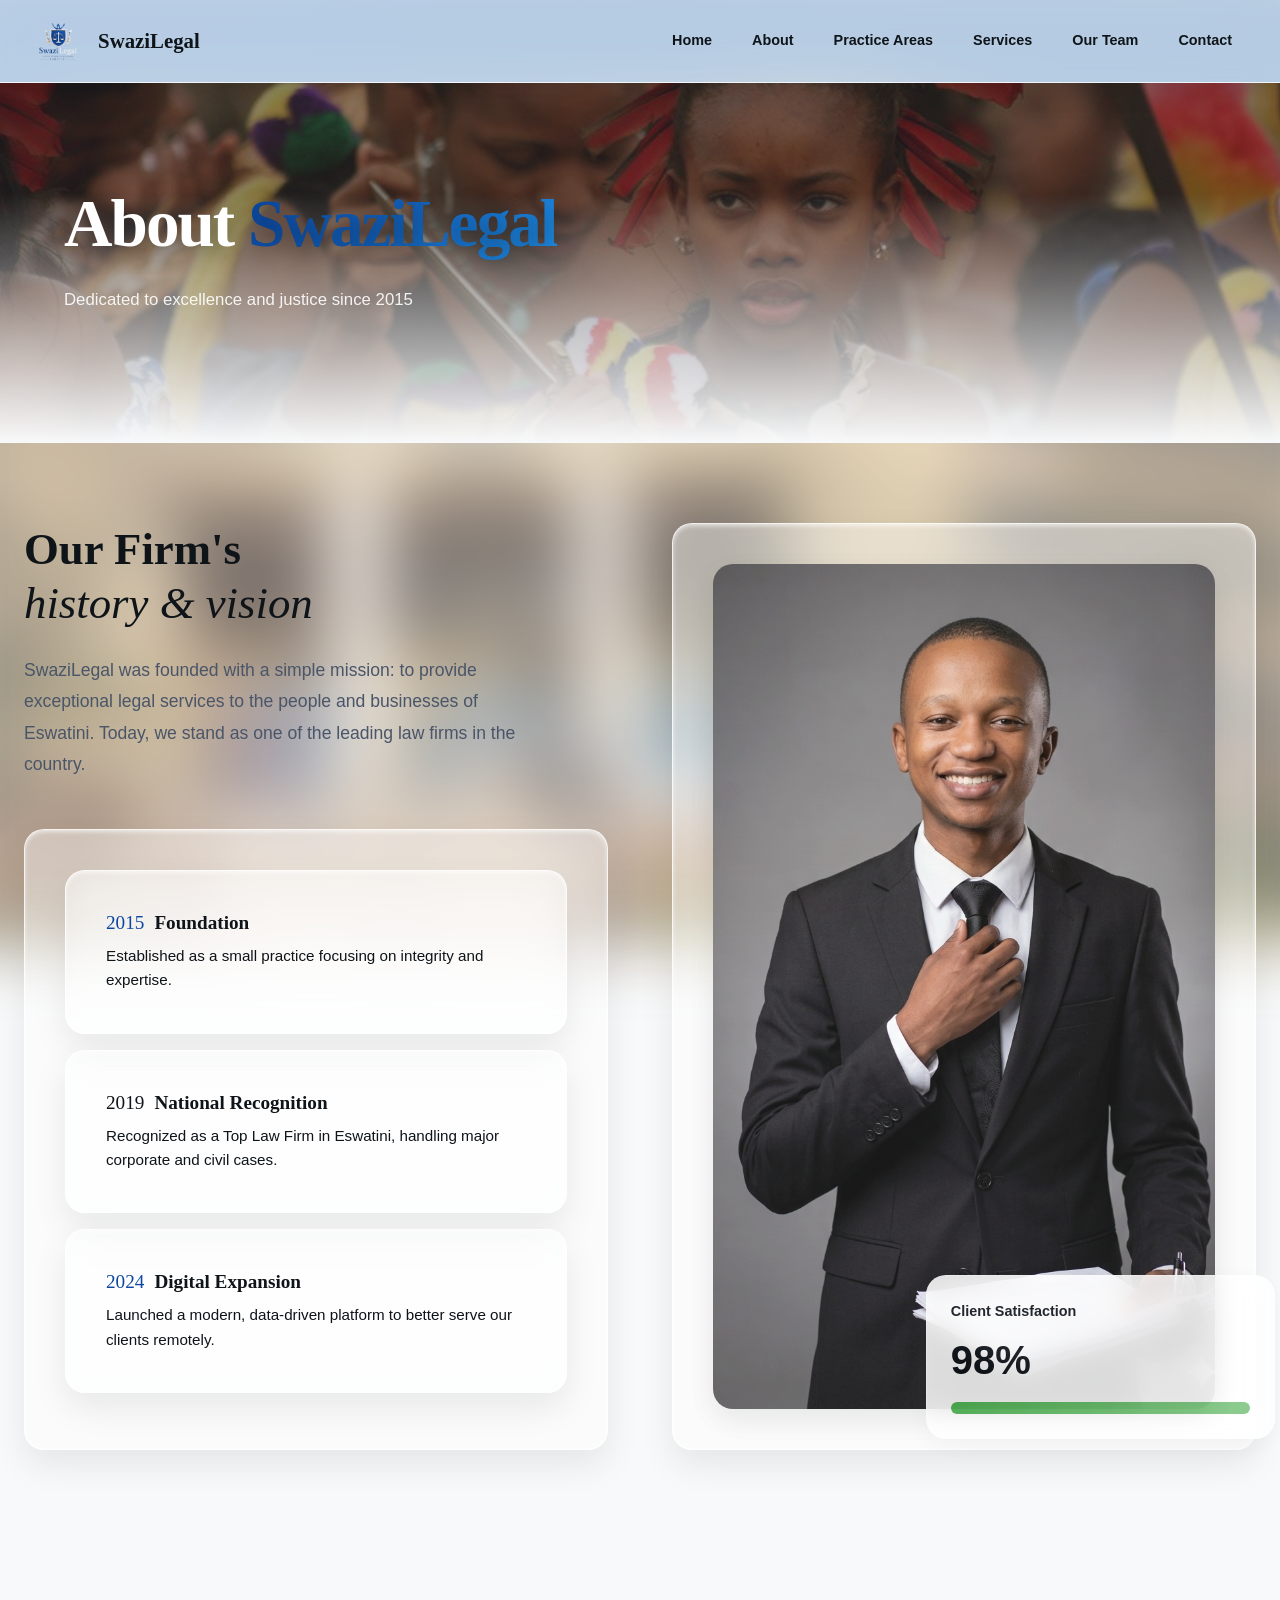
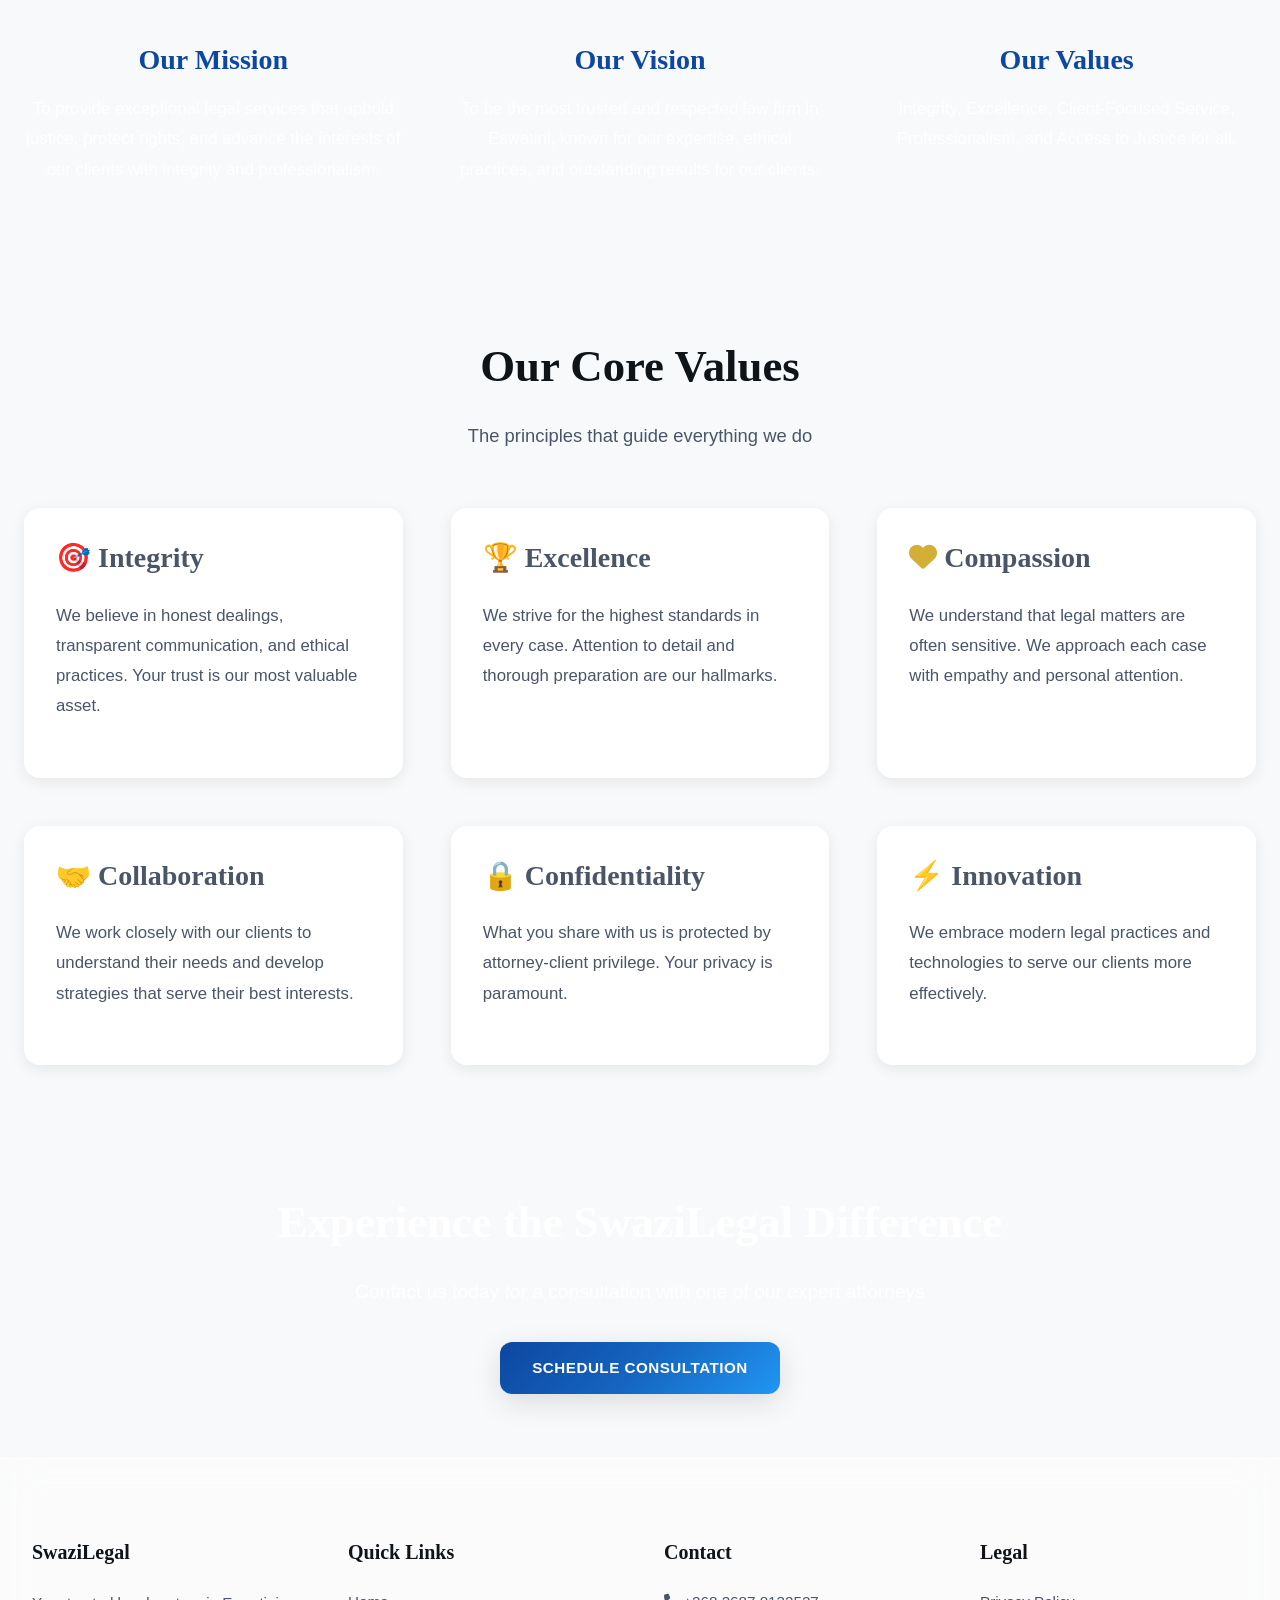
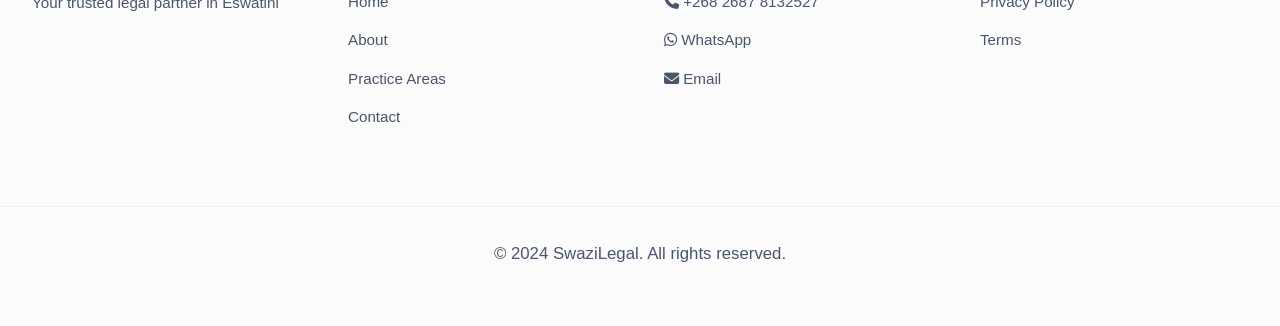
<file: SwaziLegal/about.html>
<!DOCTYPE html>
<html lang="en">

<head>
    <meta charset="UTF-8">
    <meta name="viewport" content="width=device-width, initial-scale=1.0">
    <meta name="description" content="Learn about SwaziLegal - Our mission, values, and commitment to legal excellence">
    <title>About Us - SwaziLegal</title>
    <link rel="icon" type="image/png" href="images/logo.png">
    <link rel="stylesheet" href="https://cdnjs.cloudflare.com/ajax/libs/font-awesome/6.4.0/css/all.min.css">
    <link rel="stylesheet" href="css/style.css">
</head>

<body>
    <header>
        <div class="header-container">
            <a href="index.html" class="logo" style="display: flex; align-items: center; text-decoration: none; gap: 1rem;">
                <img src="images/logo.png" alt="SwaziLegal Logo" style="height: 50px; width: auto;">
                <span style="color: var(--primary-dark); font-weight: 700; font-size: 1.3rem;">SwaziLegal</span>
            </a>
            <nav>
                <ul id="nav-menu">
                    <li><a href="index.html">Home</a></li>
                    <li><a href="about.html">About</a></li>
                    <li><a href="practices.html">Practice Areas</a></li>
                    <li><a href="services.html">Services</a></li>
                    <li><a href="team.html">Our Team</a></li>
                    <li><a href="contact.html">Contact</a></li>
                </ul>
            </nav>
        </div>
    </header>

    <!-- HERO SECTION -->
    <section class="hero" style="background-image: url('images/hero/H3.jpg'); min-height: 40vh; height: 40vh;">
        <div class="hero-content">
            <h1 style="color: white;" class="text-reveal">About <span class="accent">SwaziLegal</span></h1>
            <p style="color: rgba(255,255,255,0.9);" class="text-reveal">
                Dedicated to excellence and justice since 2015
            </p>
        </div>
        <div class="hero-gradient-bottom"></div>
        <div class="hero-floating-card right text-reveal">
            <div style="display: flex; align-items: center; gap: 10px; margin-bottom: 5px;">
                <i class="fas fa-balance-scale" style="color: var(--accent-gold); font-size: 1.5rem;"></i>
                <span style="font-weight: 700;">Est. 2015</span>
            </div>
            <div style="font-size: 0.8rem; color: rgba(255,255,255,0.8);">Decades of experience</div>
        </div>
    </section>

    <!-- FIRM HISTORY - INSIGHTS LAYOUT -->
    <section style="background: var(--white-off); padding: 5rem 1.5rem; position: relative;">
        <div class="section-container">
            <div class="insights-layout text-reveal">
                <div>
                    <h2 style="font-size: 2.8rem; line-height: 1.2; margin-bottom: 1.5rem; font-weight: 800;">Our
                        Firm's<br><span
                            style="font-style: italic; font-weight: 400; color: var(--primary-dark);">history &
                            vision</span></h2>
                    <p style="color: var(--gray-dark); margin-bottom: 3rem; font-size: 1.1rem; max-width: 90%;">
                        SwaziLegal was founded with a simple mission: to provide exceptional legal services to the
                        people and businesses of Eswatini. Today, we stand as one of the leading law firms in the
                        country.</p>

                    <div class="insights-list">
                        <div class="insight-item">
                            <h4><span style="color: var(--primary-blue); font-weight: 300;">2015</span> Foundation</h4>
                            <p>Established as a small practice focusing on integrity and expertise.</p>
                        </div>
                        <div class="insight-item active">
                            <h4><span style="color:--primary-blue; font-weight: 300;">2019</span> National
                                Recognition</h4>
                            <p>Recognized as a Top Law Firm in Eswatini, handling major corporate and civil cases.</p>
                        </div>
                        <div class="insight-item">
                            <h4><span style="color: var(--primary-blue); font-weight: 300;">2024</span> Digital Expansion
                            </h4>
                            <p>Launched a modern, data-driven platform to better serve our clients remotely.</p>
                        </div>
                    </div>
                </div>

                <div class="insight-visual"
                    style="background: linear-gradient(135deg, rgba(33, 150, 243, 0.1) 0%, rgba(13, 71, 161, 0.1) 100%);">
                    <img src="images/team/malumane.png"
                        alt="Law Firm"
                        style="width: 100%; height: 100%; object-fit: cover; border-radius: 20px; box-shadow: 0 10px 30px rgba(0,0,0,0.1); opacity: 0.9;">

                    <div class="bento-mockup"
                        style="position: absolute; bottom: 30px; right: -20px; width: 60%; background: rgba(255,255,255,0.95); padding: 1.5rem;">
                        <div style="font-size: 0.9rem; font-weight: 700; color: var(--primary-dark);">Client
                            Satisfaction</div>
                        <div style="font-size: 2.5rem; font-weight: 800; color: var(--primary-dark); margin: 5px 0;">98%
                        </div>
                        <div class="mockup-bar"
                            style="width: 100%; background: linear-gradient(90deg, #4CAF50, #81C784); height: 12px; margin-top: 10px; border-radius: 6px;">
                        </div>
                    </div>
                </div>
            </div>
        </div>
    </section>

    <!-- MISSION & VALUES -->
    <section style="background: var(--gradient-accent); padding: 4rem 1.5rem; color: white;">
        <div class="section-container">
            <div class="grid grid-3">
                <div class="text-center">
                    <h3 style="color: var(--primary-blue); margin-bottom: 1rem;">Our Mission</h3>
                    <p style="color: rgba(255,255,255,0.95);">
                        To provide exceptional legal services that uphold justice,
                        protect rights, and advance the interests of our clients
                        with integrity and professionalism.
                    </p>
                </div>
                <div class="text-center">
                    <h3 style="color: var(--primary-blue); margin-bottom: 1rem;">Our Vision</h3>
                    <p style="color: rgba(255,255,255,0.95);">
                        To be the most trusted and respected law firm in Eswatini,
                        known for our expertise, ethical practices, and outstanding
                        results for our clients.
                    </p>
                </div>
                <div class="text-center">
                    <h3 style="color: var(--primary-blue); margin-bottom: 1rem;">Our Values</h3>
                    <p style="color: rgba(255,255,255,0.95);">
                        Integrity, Excellence, Client-Focused Service, Professionalism,
                        and Access to Justice for all.
                    </p>
                </div>
            </div>
        </div>
    </section>

    <!-- CORE VALUES -->
    <section
        style="background: linear-gradient(135deg, rgba(13, 71, 161, 0.04) 0%, rgba(33, 150, 243, 0.02) 100%); padding: 4rem 1.5rem; position: relative;">
        <div class="section-container">
            <div class="section-title">
                <h2>Our Core Values</h2>
                <p class="section-subtitle">The principles that guide everything we do</p>
            </div>
            <div class="grid grid-3">
                <div class="minimal">
                    <h3 style="color: var(--accent-blue);">🎯 Integrity</h3>
                    <p>
                        We believe in honest dealings, transparent communication, and ethical practices.
                        Your trust is our most valuable asset.
                    </p>
                </div>
                <div class="minimal">
                    <h3 style="color: var(--accent-blue);">🏆 Excellence</h3>
                    <p>
                        We strive for the highest standards in every case. Attention to detail and
                        thorough preparation are our hallmarks.
                    </p>
                </div>
                <div class="minimal">
                    <h3 style="color: var(--accent-blue);"><i class="fas fa-heart"
                            style="color: var(--accent-gold);"></i> Compassion</h3>
                    <p>
                        We understand that legal matters are often sensitive. We approach each case
                        with empathy and personal attention.
                    </p>
                </div>
                <div class="minimal">
                    <h3 style="color: var(--accent-blue);">🤝 Collaboration</h3>
                    <p>
                        We work closely with our clients to understand their needs and develop
                        strategies that serve their best interests.
                    </p>
                </div>
                <div class="minimal">
                    <h3 style="color: var(--accent-blue);">🔒 Confidentiality</h3>
                    <p>
                        What you share with us is protected by attorney-client privilege.
                        Your privacy is paramount.
                    </p>
                </div>
                <div class="minimal">
                    <h3 style="color: var(--accent-blue);">⚡ Innovation</h3>
                    <p>
                        We embrace modern legal practices and technologies to serve our clients more effectively.
                    </p>
                </div>
            </div>
        </div>
    </section>

    <!-- CTA SECTION -->
    <section style="background: var(--gradient-subtle); padding: 4rem 1.5rem; text-align: center;">
        <div class="section-container">
            <h2 style="color: white; margin-bottom: 1.5rem;">
                Experience the SwaziLegal Difference
            </h2>
            <p style="color: rgba(255,255,255,0.9); margin-bottom: 2rem; font-size: 1.2rem;">
                Contact us today for a consultation with one of our expert attorneys
            </p>
            <a href="contact.html" class="btn btn-primary">Schedule Consultation</a>
        </div>
    </section>

    <!-- FOOTER -->
    <footer>
        <footer-container>
            <div class="footer-grid">
                <div class="footer-section">
                    <h4>SwaziLegal</h4>
                    <p style="color: rgba(255,255,255,0.8);">Your trusted legal partner in Eswatini</p>
                </div>
                <div class="footer-section">
                    <h4>Quick Links</h4>
                    <ul>
                        <li><a href="index.html">Home</a></li>
                        <li><a href="about.html">About</a></li>
                        <li><a href="practices.html">Practice Areas</a></li>
                        <li><a href="contact.html">Contact</a></li>
                    </ul>
                </div>
                <div class="footer-section">
                    <h4>Contact</h4>
                    <ul>
                        <li><a href="tel:+26878132527"><i class="fas fa-phone"></i> +268 2687 8132527</a></li>
                        <li><a href="https://wa.me/26878132527"><i class="fab fa-whatsapp"></i> WhatsApp</a></li>
                        <li><a href="mailto:info@swazilegal.sz"><i class="fas fa-envelope"></i> Email</a></li>
                    </ul>
                </div>
                <div class="footer-section">
                    <h4>Legal</h4>
                    <ul>
                        <li><a href="privacy.html">Privacy Policy</a></li>
                        <li><a href="privacy.html">Terms</a></li>
                    </ul>
                </div>
            </div>
            <div class="footer-bottom">
                <p>&copy; 2024 SwaziLegal. All rights reserved.</p>
            </div>
        </footer-container>
    </footer>

    <script src="js/main.js"></script>
</body>

</html>
</file>
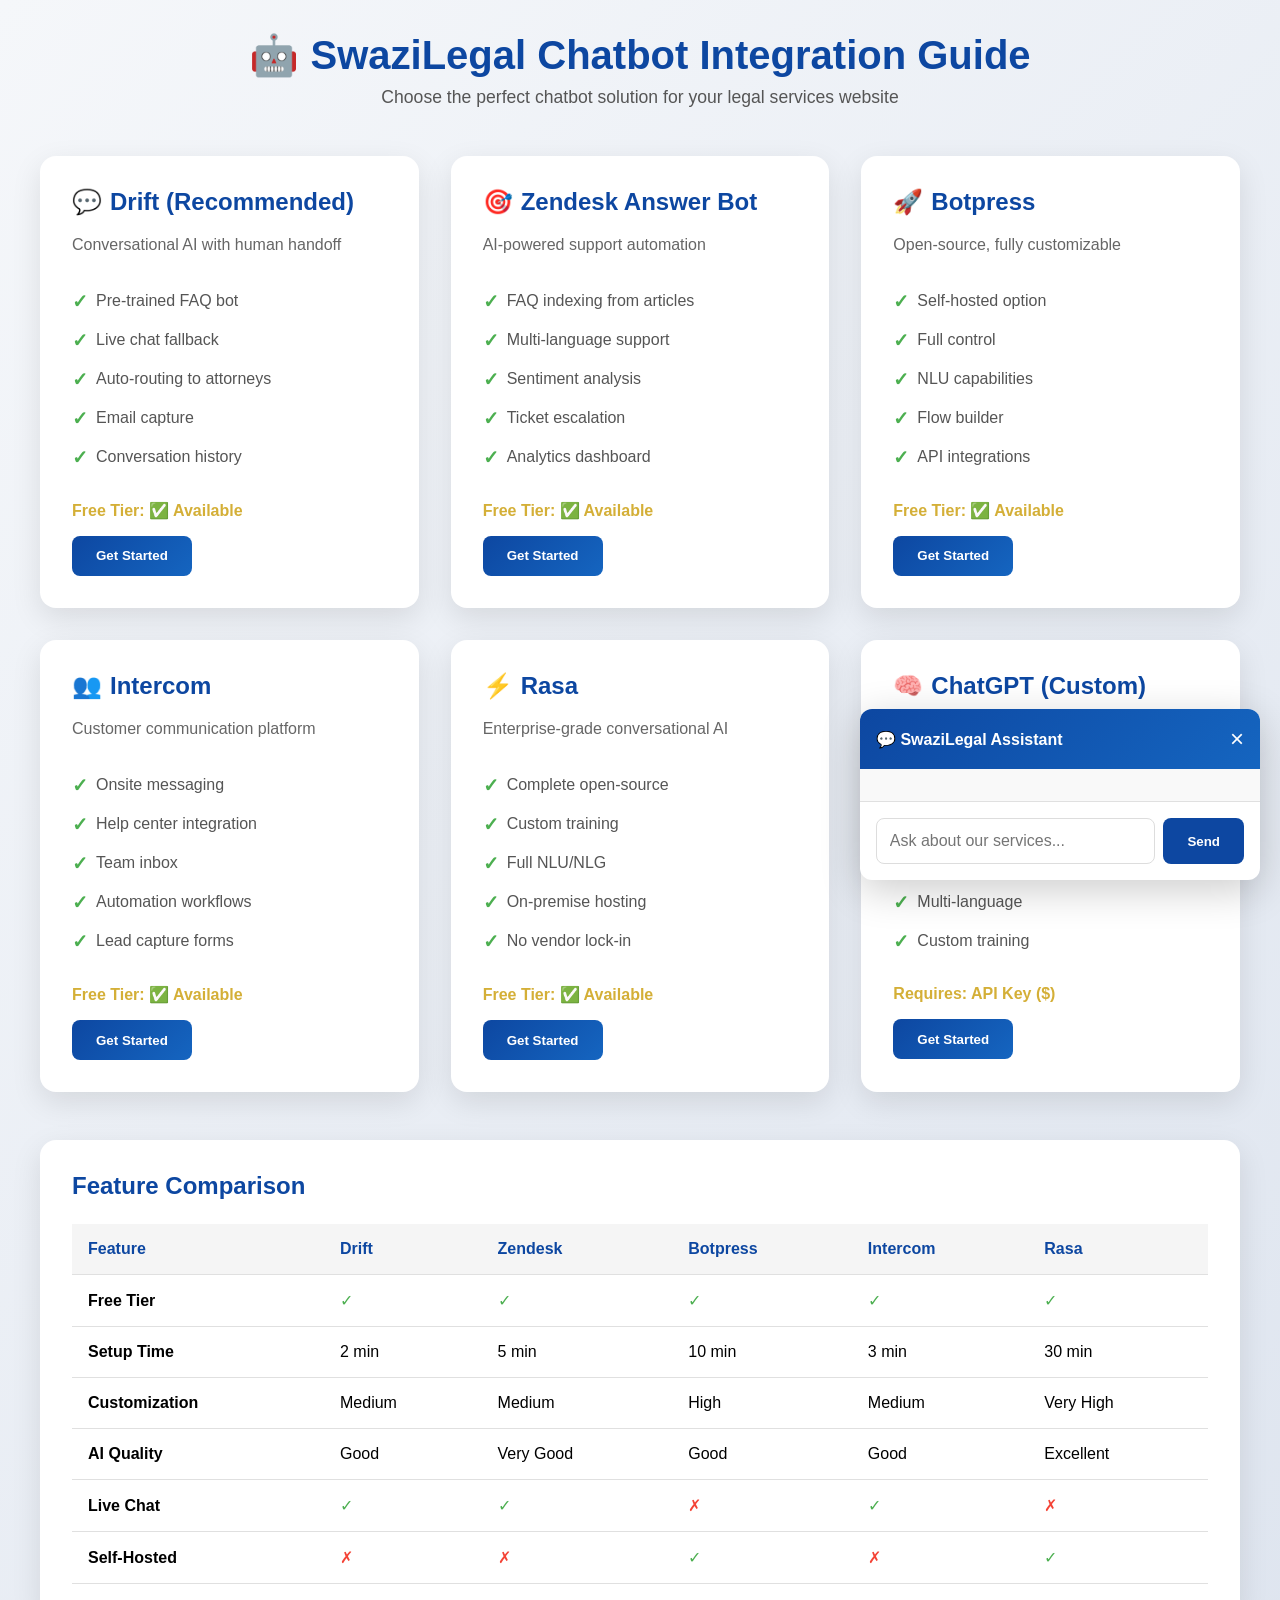
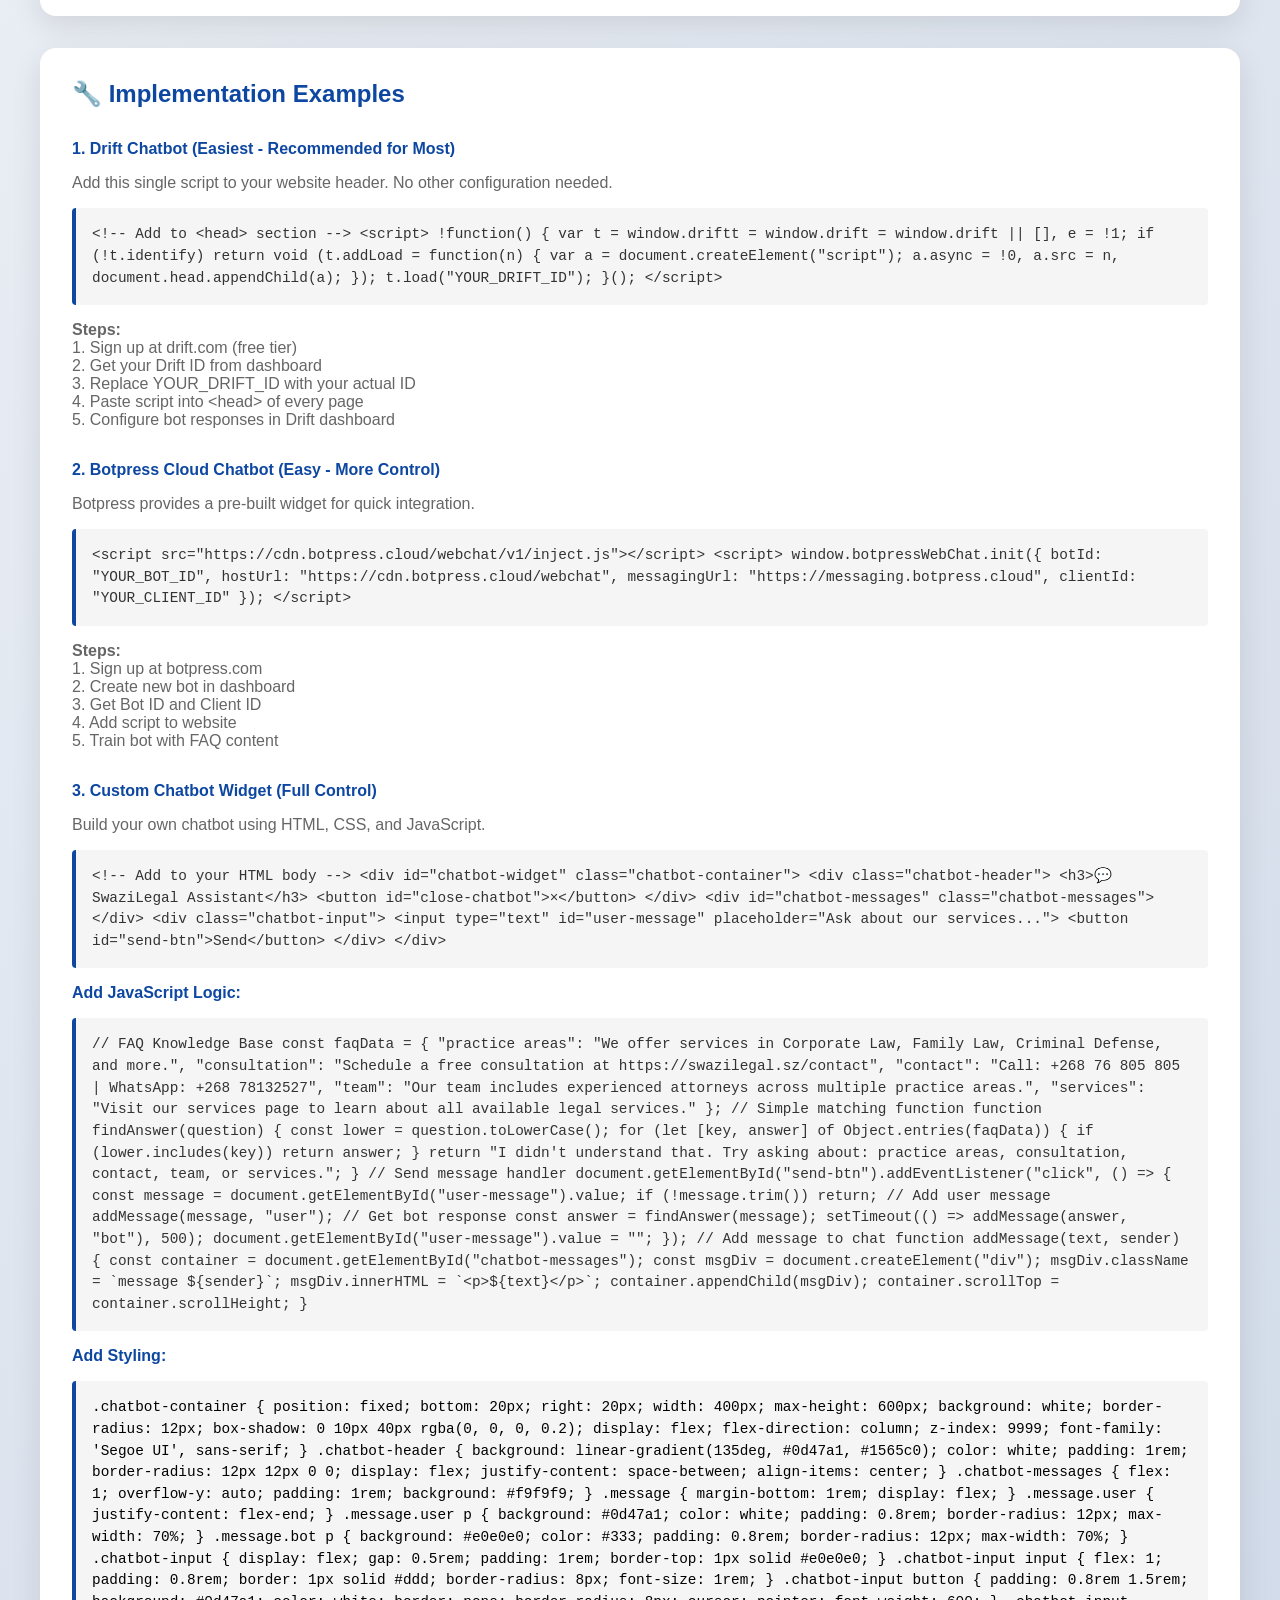
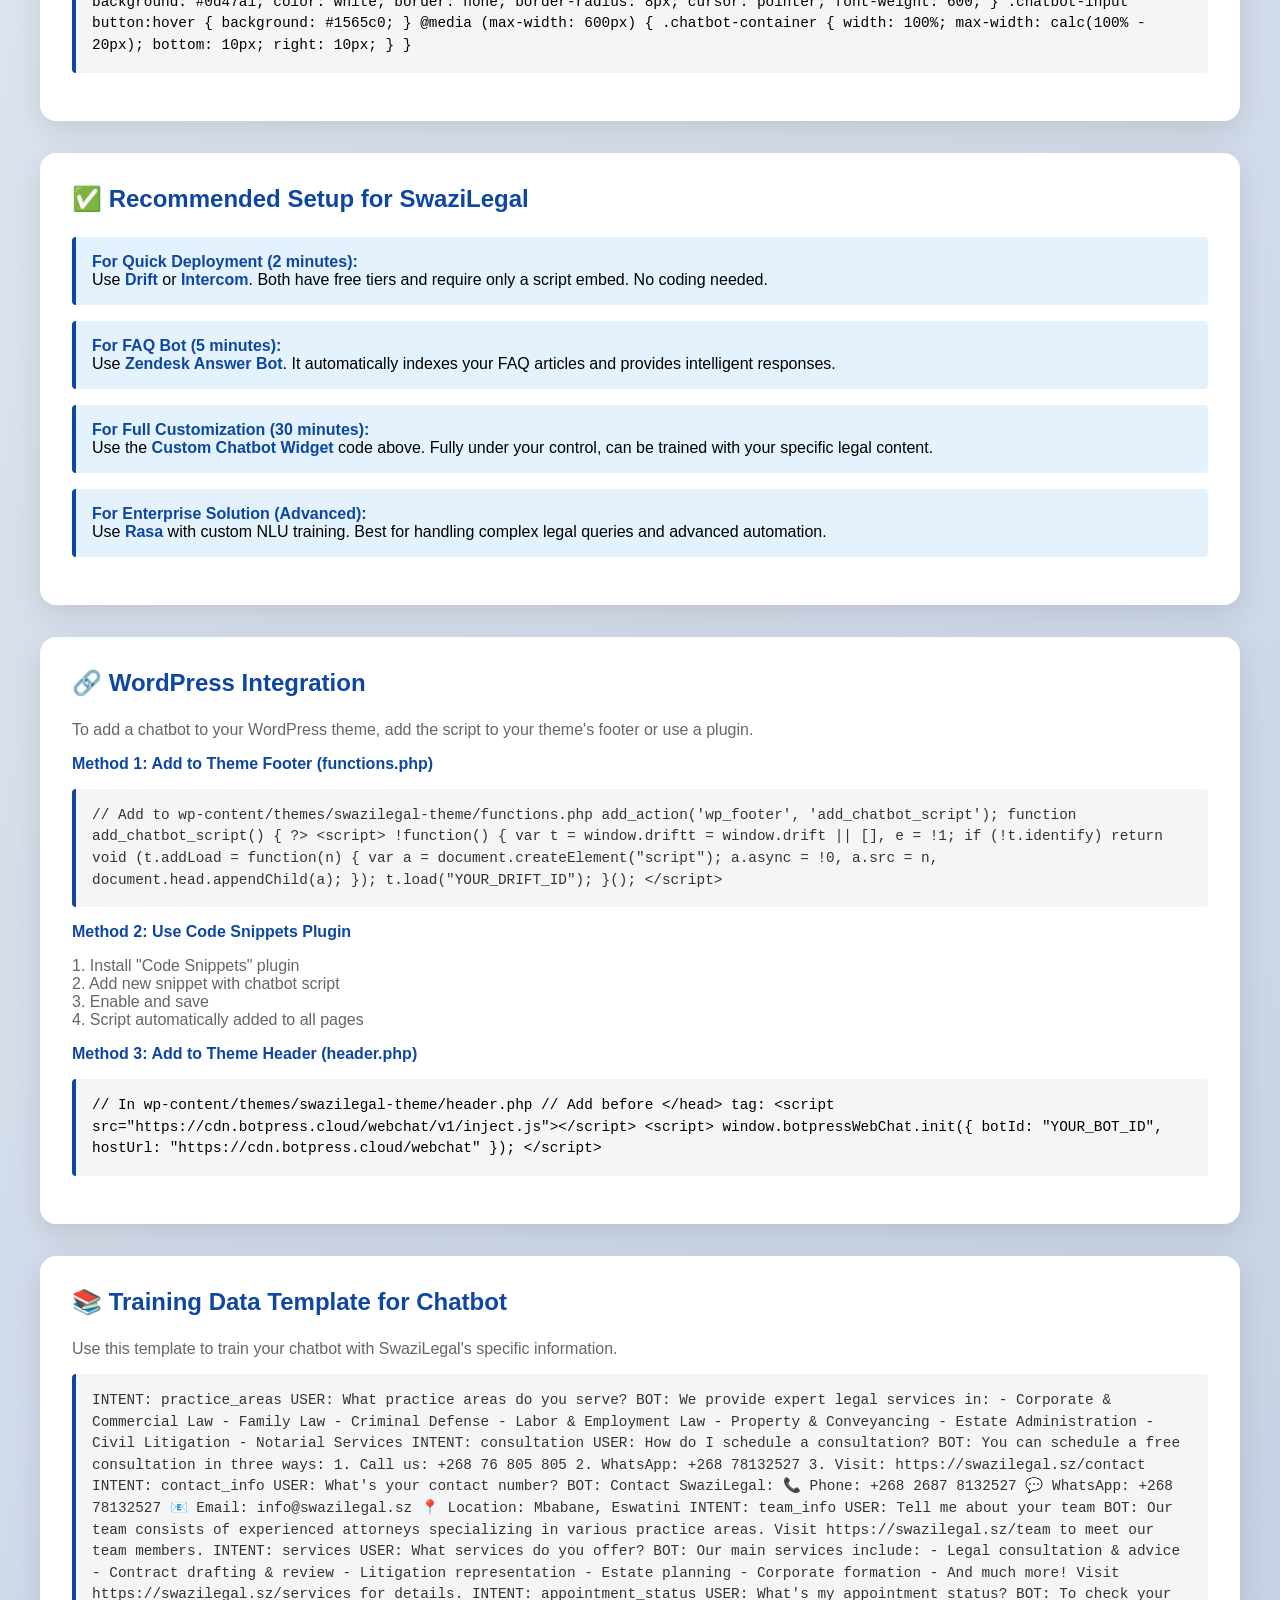
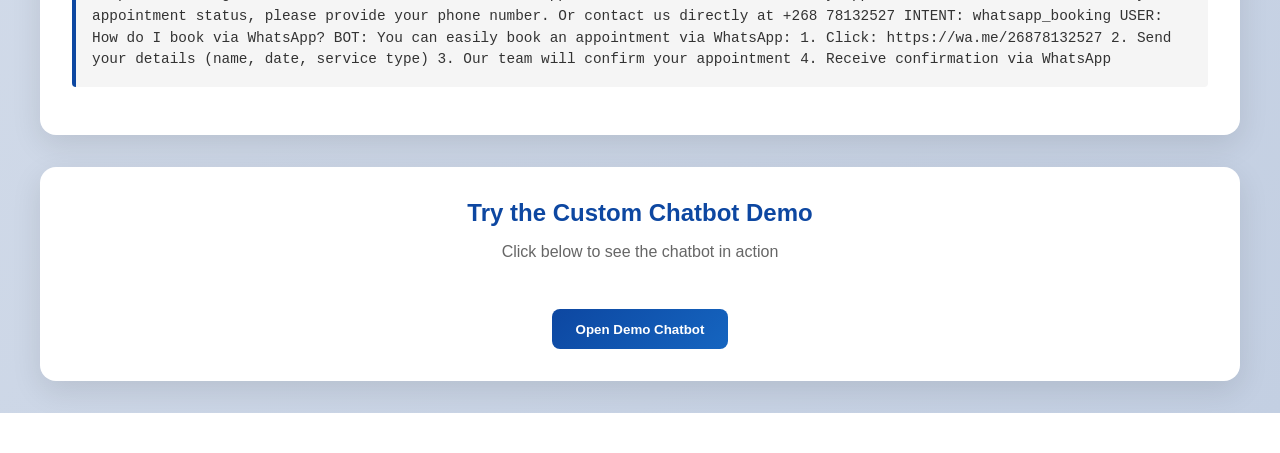
<file: SwaziLegal/chatbot-integration.html>
<!DOCTYPE html>
<html lang="en">
<head>
    <meta charset="UTF-8">
    <meta name="viewport" content="width=device-width, initial-scale=1.0">
    <title>SwaziLegal - Chatbot Integration Example</title>
    <link rel="stylesheet" href="https://cdnjs.cloudflare.com/ajax/libs/font-awesome/6.4.0/css/all.min.css">
    <style>
        * {
            margin: 0;
            padding: 0;
            box-sizing: border-box;
        }

        body {
            font-family: 'Segoe UI', Roboto, sans-serif;
            background: linear-gradient(135deg, #f5f7fa 0%, #c3cfe2 100%);
            min-height: 100vh;
            padding: 2rem;
        }

        .container {
            max-width: 1200px;
            margin: 0 auto;
        }

        .header {
            text-align: center;
            margin-bottom: 3rem;
            color: #0d47a1;
        }

        .header h1 {
            font-size: 2.5rem;
            margin-bottom: 0.5rem;
        }

        .header p {
            font-size: 1.1rem;
            color: #555;
        }

        .chatbot-grid {
            display: grid;
            grid-template-columns: repeat(auto-fit, minmax(350px, 1fr));
            gap: 2rem;
            margin-bottom: 3rem;
        }

        .chatbot-card {
            background: white;
            border-radius: 16px;
            padding: 2rem;
            box-shadow: 0 10px 30px rgba(0, 0, 0, 0.1);
            transition: transform 0.3s, box-shadow 0.3s;
        }

        .chatbot-card:hover {
            transform: translateY(-5px);
            box-shadow: 0 20px 40px rgba(0, 0, 0, 0.15);
        }

        .chatbot-card h2 {
            color: #0d47a1;
            margin-bottom: 1rem;
            display: flex;
            align-items: center;
            gap: 0.5rem;
        }

        .chatbot-card .icon {
            font-size: 1.5rem;
            color: #d4af37;
        }

        .chatbot-card p {
            color: #666;
            margin-bottom: 1rem;
            line-height: 1.6;
        }

        .features {
            list-style: none;
            margin: 1.5rem 0;
        }

        .features li {
            padding: 0.5rem 0;
            color: #555;
            display: flex;
            align-items: center;
            gap: 0.5rem;
        }

        .features li::before {
            content: "✓";
            color: #4CAF50;
            font-weight: bold;
            font-size: 1.2rem;
        }

        .setup-section {
            background: white;
            border-radius: 16px;
            padding: 2rem;
            margin-bottom: 2rem;
            box-shadow: 0 10px 30px rgba(0, 0, 0, 0.1);
        }

        .setup-section h3 {
            color: #0d47a1;
            margin-bottom: 1.5rem;
            font-size: 1.5rem;
        }

        .code-block {
            background: #f5f5f5;
            border-left: 4px solid #0d47a1;
            padding: 1rem;
            margin: 1rem 0;
            border-radius: 4px;
            overflow-x: auto;
            font-family: 'Courier New', monospace;
            font-size: 0.9rem;
            line-height: 1.5;
        }

        .code-block code {
            color: #333;
        }

        .btn {
            display: inline-block;
            padding: 0.8rem 1.5rem;
            background: linear-gradient(135deg, #0d47a1 0%, #1565c0 100%);
            color: white;
            text-decoration: none;
            border-radius: 8px;
            border: none;
            cursor: pointer;
            font-weight: 600;
            transition: transform 0.2s, box-shadow 0.2s;
            margin-top: 1rem;
        }

        .btn:hover {
            transform: translateY(-2px);
            box-shadow: 0 5px 15px rgba(13, 71, 161, 0.3);
        }

        .btn-secondary {
            background: #f0f0f0;
            color: #0d47a1;
        }

        .pricing-grid {
            display: grid;
            grid-template-columns: repeat(auto-fit, minmax(250px, 1fr));
            gap: 1.5rem;
            margin-top: 2rem;
        }

        .pricing-card {
            background: #f9f9f9;
            border: 2px solid #e0e0e0;
            border-radius: 12px;
            padding: 1.5rem;
            text-align: center;
            transition: all 0.3s;
        }

        .pricing-card:hover {
            border-color: #0d47a1;
            box-shadow: 0 10px 25px rgba(13, 71, 161, 0.1);
        }

        .pricing-card h4 {
            color: #0d47a1;
            margin-bottom: 0.5rem;
        }

        .price {
            font-size: 2rem;
            color: #d4af37;
            font-weight: bold;
            margin: 1rem 0;
        }

        .price .period {
            font-size: 0.8rem;
            color: #666;
        }

        .tag {
            display: inline-block;
            background: #0d47a1;
            color: white;
            padding: 0.3rem 0.8rem;
            border-radius: 20px;
            font-size: 0.75rem;
            margin-bottom: 1rem;
        }

        .comparison-table {
            width: 100%;
            border-collapse: collapse;
            margin-top: 1rem;
        }

        .comparison-table th,
        .comparison-table td {
            padding: 1rem;
            text-align: left;
            border-bottom: 1px solid #e0e0e0;
        }

        .comparison-table th {
            background: #f5f5f5;
            color: #0d47a1;
            font-weight: 600;
        }

        .comparison-table tr:hover {
            background: #fafafa;
        }

        .check {
            color: #4CAF50;
        }

        .cross {
            color: #f44336;
        }

        .recommendation {
            background: #e3f2fd;
            border-left: 4px solid #0d47a1;
            padding: 1rem;
            margin: 1rem 0;
            border-radius: 4px;
        }

        .recommendation strong {
            color: #0d47a1;
        }

        .demo-section {
            background: white;
            border-radius: 16px;
            padding: 2rem;
            text-align: center;
            box-shadow: 0 10px 30px rgba(0, 0, 0, 0.1);
        }

        .demo-section h2 {
            color: #0d47a1;
            margin-bottom: 1rem;
        }

        @media (max-width: 768px) {
            .header h1 {
                font-size: 1.8rem;
            }

            .chatbot-grid {
                grid-template-columns: 1fr;
            }
        }
    </style>
</head>
<body>
    <div class="container">
        <div class="header">
            <h1>🤖 SwaziLegal Chatbot Integration Guide</h1>
            <p>Choose the perfect chatbot solution for your legal services website</p>
        </div>

        <div class="chatbot-grid">
            <!-- Drift Chatbot -->
            <div class="chatbot-card">
                <h2><span class="icon">💬</span> Drift (Recommended)</h2>
                <p>Conversational AI with human handoff</p>
                <ul class="features">
                    <li>Pre-trained FAQ bot</li>
                    <li>Live chat fallback</li>
                    <li>Auto-routing to attorneys</li>
                    <li>Email capture</li>
                    <li>Conversation history</li>
                </ul>
                <div style="margin-top: 1rem; color: #d4af37; font-weight: bold;">
                    Free Tier: ✅ Available
                </div>
                <button class="btn">Get Started</button>
            </div>

            <!-- Zendesk Answer Bot -->
            <div class="chatbot-card">
                <h2><span class="icon">🎯</span> Zendesk Answer Bot</h2>
                <p>AI-powered support automation</p>
                <ul class="features">
                    <li>FAQ indexing from articles</li>
                    <li>Multi-language support</li>
                    <li>Sentiment analysis</li>
                    <li>Ticket escalation</li>
                    <li>Analytics dashboard</li>
                </ul>
                <div style="margin-top: 1rem; color: #d4af37; font-weight: bold;">
                    Free Tier: ✅ Available
                </div>
                <button class="btn">Get Started</button>
            </div>

            <!-- Botpress -->
            <div class="chatbot-card">
                <h2><span class="icon">🚀</span> Botpress</h2>
                <p>Open-source, fully customizable</p>
                <ul class="features">
                    <li>Self-hosted option</li>
                    <li>Full control</li>
                    <li>NLU capabilities</li>
                    <li>Flow builder</li>
                    <li>API integrations</li>
                </ul>
                <div style="margin-top: 1rem; color: #d4af37; font-weight: bold;">
                    Free Tier: ✅ Available
                </div>
                <button class="btn">Get Started</button>
            </div>

            <!-- Intercom -->
            <div class="chatbot-card">
                <h2><span class="icon">👥</span> Intercom</h2>
                <p>Customer communication platform</p>
                <ul class="features">
                    <li>Onsite messaging</li>
                    <li>Help center integration</li>
                    <li>Team inbox</li>
                    <li>Automation workflows</li>
                    <li>Lead capture forms</li>
                </ul>
                <div style="margin-top: 1rem; color: #d4af37; font-weight: bold;">
                    Free Tier: ✅ Available
                </div>
                <button class="btn">Get Started</button>
            </div>

            <!-- Rasa (Self-Hosted) -->
            <div class="chatbot-card">
                <h2><span class="icon">⚡</span> Rasa</h2>
                <p>Enterprise-grade conversational AI</p>
                <ul class="features">
                    <li>Complete open-source</li>
                    <li>Custom training</li>
                    <li>Full NLU/NLG</li>
                    <li>On-premise hosting</li>
                    <li>No vendor lock-in</li>
                </ul>
                <div style="margin-top: 1rem; color: #d4af37; font-weight: bold;">
                    Free Tier: ✅ Available
                </div>
                <button class="btn">Get Started</button>
            </div>

            <!-- ChatGPT Integration -->
            <div class="chatbot-card">
                <h2><span class="icon">🧠</span> ChatGPT (Custom)</h2>
                <p>AI-powered with OpenAI API</p>
                <ul class="features">
                    <li>Advanced NLU</li>
                    <li>Context awareness</li>
                    <li>Professional tone</li>
                    <li>Multi-language</li>
                    <li>Custom training</li>
                </ul>
                <div style="margin-top: 1rem; color: #d4af37; font-weight: bold;">
                    Requires: API Key ($)
                </div>
                <button class="btn">Get Started</button>
            </div>
        </div>

        <!-- Comparison Table -->
        <div class="setup-section">
            <h3>Feature Comparison</h3>
            <table class="comparison-table">
                <thead>
                    <tr>
                        <th>Feature</th>
                        <th>Drift</th>
                        <th>Zendesk</th>
                        <th>Botpress</th>
                        <th>Intercom</th>
                        <th>Rasa</th>
                    </tr>
                </thead>
                <tbody>
                    <tr>
                        <td><strong>Free Tier</strong></td>
                        <td><span class="check">✓</span></td>
                        <td><span class="check">✓</span></td>
                        <td><span class="check">✓</span></td>
                        <td><span class="check">✓</span></td>
                        <td><span class="check">✓</span></td>
                    </tr>
                    <tr>
                        <td><strong>Setup Time</strong></td>
                        <td>2 min</td>
                        <td>5 min</td>
                        <td>10 min</td>
                        <td>3 min</td>
                        <td>30 min</td>
                    </tr>
                    <tr>
                        <td><strong>Customization</strong></td>
                        <td>Medium</td>
                        <td>Medium</td>
                        <td>High</td>
                        <td>Medium</td>
                        <td>Very High</td>
                    </tr>
                    <tr>
                        <td><strong>AI Quality</strong></td>
                        <td>Good</td>
                        <td>Very Good</td>
                        <td>Good</td>
                        <td>Good</td>
                        <td>Excellent</td>
                    </tr>
                    <tr>
                        <td><strong>Live Chat</strong></td>
                        <td><span class="check">✓</span></td>
                        <td><span class="check">✓</span></td>
                        <td><span class="cross">✗</span></td>
                        <td><span class="check">✓</span></td>
                        <td><span class="cross">✗</span></td>
                    </tr>
                    <tr>
                        <td><strong>Self-Hosted</strong></td>
                        <td><span class="cross">✗</span></td>
                        <td><span class="cross">✗</span></td>
                        <td><span class="check">✓</span></td>
                        <td><span class="cross">✗</span></td>
                        <td><span class="check">✓</span></td>
                    </tr>
                </tbody>
            </table>
        </div>

        <!-- Implementation Examples -->
        <div class="setup-section">
            <h3>🔧 Implementation Examples</h3>

            <!-- Drift -->
            <h4 style="color: #0d47a1; margin-top: 2rem; margin-bottom: 1rem;">
                1. Drift Chatbot (Easiest - Recommended for Most)
            </h4>
            <p style="color: #666; margin-bottom: 1rem;">Add this single script to your website header. No other configuration needed.</p>
            <div class="code-block"><code>&lt;!-- Add to &lt;head&gt; section --&gt;
&lt;script&gt;
  !function() {
    var t = window.driftt = window.drift = window.drift || [], e = !1;
    if (!t.identify)
      return void (t.addLoad = function(n) {
        var a = document.createElement("script");
        a.async = !0, a.src = n, document.head.appendChild(a);
      });
    t.load("YOUR_DRIFT_ID");
  }();
&lt;/script&gt;</code></div>
            <p style="color: #666; margin: 1rem 0;">
                <strong>Steps:</strong><br>
                1. Sign up at drift.com (free tier)<br>
                2. Get your Drift ID from dashboard<br>
                3. Replace YOUR_DRIFT_ID with your actual ID<br>
                4. Paste script into &lt;head&gt; of every page<br>
                5. Configure bot responses in Drift dashboard
            </p>

            <!-- Botpress Cloud -->
            <h4 style="color: #0d47a1; margin-top: 2rem; margin-bottom: 1rem;">
                2. Botpress Cloud Chatbot (Easy - More Control)
            </h4>
            <p style="color: #666; margin-bottom: 1rem;">Botpress provides a pre-built widget for quick integration.</p>
            <div class="code-block"><code>&lt;script src="https://cdn.botpress.cloud/webchat/v1/inject.js"&gt;&lt;/script&gt;
&lt;script&gt;
  window.botpressWebChat.init({
    botId: "YOUR_BOT_ID",
    hostUrl: "https://cdn.botpress.cloud/webchat",
    messagingUrl: "https://messaging.botpress.cloud",
    clientId: "YOUR_CLIENT_ID"
  });
&lt;/script&gt;</code></div>
            <p style="color: #666; margin: 1rem 0;">
                <strong>Steps:</strong><br>
                1. Sign up at botpress.com<br>
                2. Create new bot in dashboard<br>
                3. Get Bot ID and Client ID<br>
                4. Add script to website<br>
                5. Train bot with FAQ content
            </p>

            <!-- Custom Chatbot HTML/CSS/JS -->
            <h4 style="color: #0d47a1; margin-top: 2rem; margin-bottom: 1rem;">
                3. Custom Chatbot Widget (Full Control)
            </h4>
            <p style="color: #666; margin-bottom: 1rem;">Build your own chatbot using HTML, CSS, and JavaScript.</p>
            <div class="code-block"><code>&lt;!-- Add to your HTML body --&gt;
&lt;div id="chatbot-widget" class="chatbot-container"&gt;
  &lt;div class="chatbot-header"&gt;
    &lt;h3&gt;💬 SwaziLegal Assistant&lt;/h3&gt;
    &lt;button id="close-chatbot"&gt;×&lt;/button&gt;
  &lt;/div&gt;
  &lt;div id="chatbot-messages" class="chatbot-messages"&gt;&lt;/div&gt;
  &lt;div class="chatbot-input"&gt;
    &lt;input type="text" id="user-message" placeholder="Ask about our services..."&gt;
    &lt;button id="send-btn"&gt;Send&lt;/button&gt;
  &lt;/div&gt;
&lt;/div&gt;</code></div>

            <!-- JavaScript for Custom Chatbot -->
            <h4 style="color: #0d47a1; margin-top: 1rem; margin-bottom: 1rem;">Add JavaScript Logic:</h4>
            <div class="code-block"><code>// FAQ Knowledge Base
const faqData = {
  "practice areas": "We offer services in Corporate Law, Family Law, Criminal Defense, and more.",
  "consultation": "Schedule a free consultation at https://swazilegal.sz/contact",
  "contact": "Call: +268 76 805 805 | WhatsApp: +268 78132527",
  "team": "Our team includes experienced attorneys across multiple practice areas.",
  "services": "Visit our services page to learn about all available legal services."
};

// Simple matching function
function findAnswer(question) {
  const lower = question.toLowerCase();
  for (let [key, answer] of Object.entries(faqData)) {
    if (lower.includes(key)) return answer;
  }
  return "I didn't understand that. Try asking about: practice areas, consultation, contact, team, or services.";
}

// Send message handler
document.getElementById("send-btn").addEventListener("click", () => {
  const message = document.getElementById("user-message").value;
  if (!message.trim()) return;
  
  // Add user message
  addMessage(message, "user");
  
  // Get bot response
  const answer = findAnswer(message);
  setTimeout(() => addMessage(answer, "bot"), 500);
  
  document.getElementById("user-message").value = "";
});

// Add message to chat
function addMessage(text, sender) {
  const container = document.getElementById("chatbot-messages");
  const msgDiv = document.createElement("div");
  msgDiv.className = `message ${sender}`;
  msgDiv.innerHTML = `&lt;p&gt;${text}&lt;/p&gt;`;
  container.appendChild(msgDiv);
  container.scrollTop = container.scrollHeight;
}</code></div>

            <!-- CSS for Custom Chatbot -->
            <h4 style="color: #0d47a1; margin-top: 1rem; margin-bottom: 1rem;">Add Styling:</h4>
            <div class="code-block"><code">.chatbot-container {
  position: fixed;
  bottom: 20px;
  right: 20px;
  width: 400px;
  max-height: 600px;
  background: white;
  border-radius: 12px;
  box-shadow: 0 10px 40px rgba(0, 0, 0, 0.2);
  display: flex;
  flex-direction: column;
  z-index: 9999;
  font-family: 'Segoe UI', sans-serif;
}

.chatbot-header {
  background: linear-gradient(135deg, #0d47a1, #1565c0);
  color: white;
  padding: 1rem;
  border-radius: 12px 12px 0 0;
  display: flex;
  justify-content: space-between;
  align-items: center;
}

.chatbot-messages {
  flex: 1;
  overflow-y: auto;
  padding: 1rem;
  background: #f9f9f9;
}

.message {
  margin-bottom: 1rem;
  display: flex;
}

.message.user {
  justify-content: flex-end;
}

.message.user p {
  background: #0d47a1;
  color: white;
  padding: 0.8rem;
  border-radius: 12px;
  max-width: 70%;
}

.message.bot p {
  background: #e0e0e0;
  color: #333;
  padding: 0.8rem;
  border-radius: 12px;
  max-width: 70%;
}

.chatbot-input {
  display: flex;
  gap: 0.5rem;
  padding: 1rem;
  border-top: 1px solid #e0e0e0;
}

.chatbot-input input {
  flex: 1;
  padding: 0.8rem;
  border: 1px solid #ddd;
  border-radius: 8px;
  font-size: 1rem;
}

.chatbot-input button {
  padding: 0.8rem 1.5rem;
  background: #0d47a1;
  color: white;
  border: none;
  border-radius: 8px;
  cursor: pointer;
  font-weight: 600;
}

.chatbot-input button:hover {
  background: #1565c0;
}

@media (max-width: 600px) {
  .chatbot-container {
    width: 100%;
    max-width: calc(100% - 20px);
    bottom: 10px;
    right: 10px;
  }
}</code></div>
        </div>

        <!-- Recommendation -->
        <div class="setup-section">
            <h3>✅ Recommended Setup for SwaziLegal</h3>
            
            <div class="recommendation">
                <strong>For Quick Deployment (2 minutes):</strong><br>
                Use <strong>Drift</strong> or <strong>Intercom</strong>. Both have free tiers and require only a script embed. No coding needed.
            </div>

            <div class="recommendation">
                <strong>For FAQ Bot (5 minutes):</strong><br>
                Use <strong>Zendesk Answer Bot</strong>. It automatically indexes your FAQ articles and provides intelligent responses.
            </div>

            <div class="recommendation">
                <strong>For Full Customization (30 minutes):</strong><br>
                Use the <strong>Custom Chatbot Widget</strong> code above. Fully under your control, can be trained with your specific legal content.
            </div>

            <div class="recommendation">
                <strong>For Enterprise Solution (Advanced):</strong><br>
                Use <strong>Rasa</strong> with custom NLU training. Best for handling complex legal queries and advanced automation.
            </div>
        </div>

        <!-- WordPress Integration -->
        <div class="setup-section">
            <h3>🔗 WordPress Integration</h3>
            <p style="color: #666; margin-bottom: 1rem;">
                To add a chatbot to your WordPress theme, add the script to your theme's footer or use a plugin.
            </p>

            <h4 style="color: #0d47a1; margin: 1rem 0;">Method 1: Add to Theme Footer (functions.php)</h4>
            <div class="code-block"><code>// Add to wp-content/themes/swazilegal-theme/functions.php
add_action('wp_footer', 'add_chatbot_script');
function add_chatbot_script() {
    ?>
    &lt;script&gt;
      !function() {
        var t = window.driftt = window.drift || [], e = !1;
        if (!t.identify)
          return void (t.addLoad = function(n) {
            var a = document.createElement("script");
            a.async = !0, a.src = n, document.head.appendChild(a);
          });
        t.load("YOUR_DRIFT_ID");
      }();
    &lt;/script&gt;
    <?php
}
?></code></div>

            <h4 style="color: #0d47a1; margin: 1rem 0;">Method 2: Use Code Snippets Plugin</h4>
            <p style="color: #666; margin-bottom: 1rem;">
                1. Install "Code Snippets" plugin<br>
                2. Add new snippet with chatbot script<br>
                3. Enable and save<br>
                4. Script automatically added to all pages
            </p>

            <h4 style="color: #0d47a1; margin: 1rem 0;">Method 3: Add to Theme Header (header.php)</h4>
            <div class="code-block"><code">// In wp-content/themes/swazilegal-theme/header.php
// Add before &lt;/head&gt; tag:

&lt;script src="https://cdn.botpress.cloud/webchat/v1/inject.js"&gt;&lt;/script&gt;
&lt;script&gt;
  window.botpressWebChat.init({
    botId: "YOUR_BOT_ID",
    hostUrl: "https://cdn.botpress.cloud/webchat"
  });
&lt;/script&gt;</code></div>
        </div>

        <!-- Training Data Template -->
        <div class="setup-section">
            <h3>📚 Training Data Template for Chatbot</h3>
            <p style="color: #666; margin-bottom: 1rem;">
                Use this template to train your chatbot with SwaziLegal's specific information.
            </p>

            <div class="code-block"><code>INTENT: practice_areas
USER: What practice areas do you serve?
BOT: We provide expert legal services in:
- Corporate & Commercial Law
- Family Law
- Criminal Defense
- Labor & Employment Law
- Property & Conveyancing
- Estate Administration
- Civil Litigation
- Notarial Services

INTENT: consultation
USER: How do I schedule a consultation?
BOT: You can schedule a free consultation in three ways:
1. Call us: +268 76 805 805
2. WhatsApp: +268 78132527
3. Visit: https://swazilegal.sz/contact

INTENT: contact_info
USER: What's your contact number?
BOT: Contact SwaziLegal:
📞 Phone: +268 2687 8132527
💬 WhatsApp: +268 78132527
📧 Email: info@swazilegal.sz
📍 Location: Mbabane, Eswatini

INTENT: team_info
USER: Tell me about your team
BOT: Our team consists of experienced attorneys specializing in various practice areas. 
Visit https://swazilegal.sz/team to meet our team members.

INTENT: services
USER: What services do you offer?
BOT: Our main services include:
- Legal consultation & advice
- Contract drafting & review
- Litigation representation
- Estate planning
- Corporate formation
- And much more!
Visit https://swazilegal.sz/services for details.

INTENT: appointment_status
USER: What's my appointment status?
BOT: To check your appointment status, please provide your phone number.
Or contact us directly at +268 78132527

INTENT: whatsapp_booking
USER: How do I book via WhatsApp?
BOT: You can easily book an appointment via WhatsApp:
1. Click: https://wa.me/26878132527
2. Send your details (name, date, service type)
3. Our team will confirm your appointment
4. Receive confirmation via WhatsApp</code></div>
        </div>

        <!-- Demo Section -->
        <div class="demo-section">
            <h2>Try the Custom Chatbot Demo</h2>
            <p style="color: #666; margin-bottom: 2rem;">Click below to see the chatbot in action</p>
            <button class="btn" onclick="openDemoChat()">Open Demo Chatbot</button>
        </div>
    </div>

    <!-- Custom Chatbot Widget (Demo) -->
    <div id="chatbot-widget" style="display:none; position: fixed; bottom: 20px; right: 20px; width: 400px; max-height: 600px; background: white; border-radius: 12px; box-shadow: 0 10px 40px rgba(0, 0, 0, 0.2); display: flex; flex-direction: column; z-index: 9999; font-family: 'Segoe UI', sans-serif;">
        <div style="background: linear-gradient(135deg, #0d47a1, #1565c0); color: white; padding: 1rem; border-radius: 12px 12px 0 0; display: flex; justify-content: space-between; align-items: center;">
            <h3 style="margin: 0; font-size: 1rem;">💬 SwaziLegal Assistant</h3>
            <button onclick="closeDemoChat()" style="background: none; border: none; color: white; font-size: 1.5rem; cursor: pointer;">×</button>
        </div>
        <div id="chatbot-messages" style="flex: 1; overflow-y: auto; padding: 1rem; background: #f9f9f9; max-height: 400px;"></div>
        <div style="display: flex; gap: 0.5rem; padding: 1rem; border-top: 1px solid #e0e0e0;">
            <input type="text" id="user-message" placeholder="Ask about our services..." style="flex: 1; padding: 0.8rem; border: 1px solid #ddd; border-radius: 8px; font-size: 1rem;">
            <button onclick="sendMessage()" style="padding: 0.8rem 1.5rem; background: #0d47a1; color: white; border: none; border-radius: 8px; cursor: pointer; font-weight: 600;">Send</button>
        </div>
    </div>

    <script>
        const faqData = {
            "practice areas": "We offer services in Corporate Law, Family Law, Criminal Defense, Labor & Employment Law, Property & Conveyancing, Estate Administration, Civil Litigation, and Notarial Services.",
            "consultation": "You can schedule a free consultation by calling +268 76 805 805, WhatsApp +268 78132527, or visiting https://swazilegal.sz/contact",
            "contact": "📞 Phone: +268 2687 8132527 | 💬 WhatsApp: +268 78132527 | 📧 Email: info@swazilegal.sz | 📍 Mbabane, Eswatini",
            "team": "Our experienced team specializes in various practice areas. Visit https://swazilegal.sz/team to meet our attorneys.",
            "services": "Visit https://swazilegal.sz/services to learn about all available legal services.",
            "appointment": "To check your appointment status, please provide your phone number or contact +268 78132527",
            "whatsapp": "Click https://wa.me/26878132527 to book via WhatsApp. Send your details and our team will confirm.",
            "pricing": "Contact us for a consultation and we'll discuss fees based on your specific legal matter."
        };

        function findAnswer(question) {
            const lower = question.toLowerCase();
            for (let [key, answer] of Object.entries(faqData)) {
                if (lower.includes(key)) return answer;
            }
            return "I didn't understand that. Try asking about: practice areas, consultation, contact, team, services, appointment, WhatsApp booking, or pricing.";
        }

        function addMessage(text, sender) {
            const container = document.getElementById("chatbot-messages");
            const msgDiv = document.createElement("div");
            msgDiv.style.marginBottom = "1rem";
            msgDiv.style.display = "flex";
            if (sender === "user") msgDiv.style.justifyContent = "flex-end";
            
            const p = document.createElement("p");
            p.style.padding = "0.8rem";
            p.style.borderRadius = "12px";
            p.style.maxWidth = "70%";
            p.style.margin = "0";
            
            if (sender === "user") {
                p.style.background = "#0d47a1";
                p.style.color = "white";
            } else {
                p.style.background = "#e0e0e0";
                p.style.color = "#333";
            }
            
            p.textContent = text;
            msgDiv.appendChild(p);
            container.appendChild(msgDiv);
            container.scrollTop = container.scrollHeight;
        }

        function sendMessage() {
            const input = document.getElementById("user-message");
            const message = input.value.trim();
            if (!message) return;
            
            addMessage(message, "user");
            input.value = "";
            
            setTimeout(() => {
                const answer = findAnswer(message);
                addMessage(answer, "bot");
            }, 500);
        }

        function openDemoChat() {
            document.getElementById("chatbot-widget").style.display = "flex";
            const container = document.getElementById("chatbot-messages");
            container.innerHTML = "";
            addMessage("👋 Hello! I'm SwaziLegal's AI Assistant. How can I help you today?", "bot");
        }

        function closeDemoChat() {
            document.getElementById("chatbot-widget").style.display = "none";
        }

        // Allow Enter key to send message
        document.addEventListener("keypress", (e) => {
            if (e.key === "Enter" && document.getElementById("user-message") === document.activeElement) {
                sendMessage();
            }
        });
    </script>
</body>
</html>
</file>
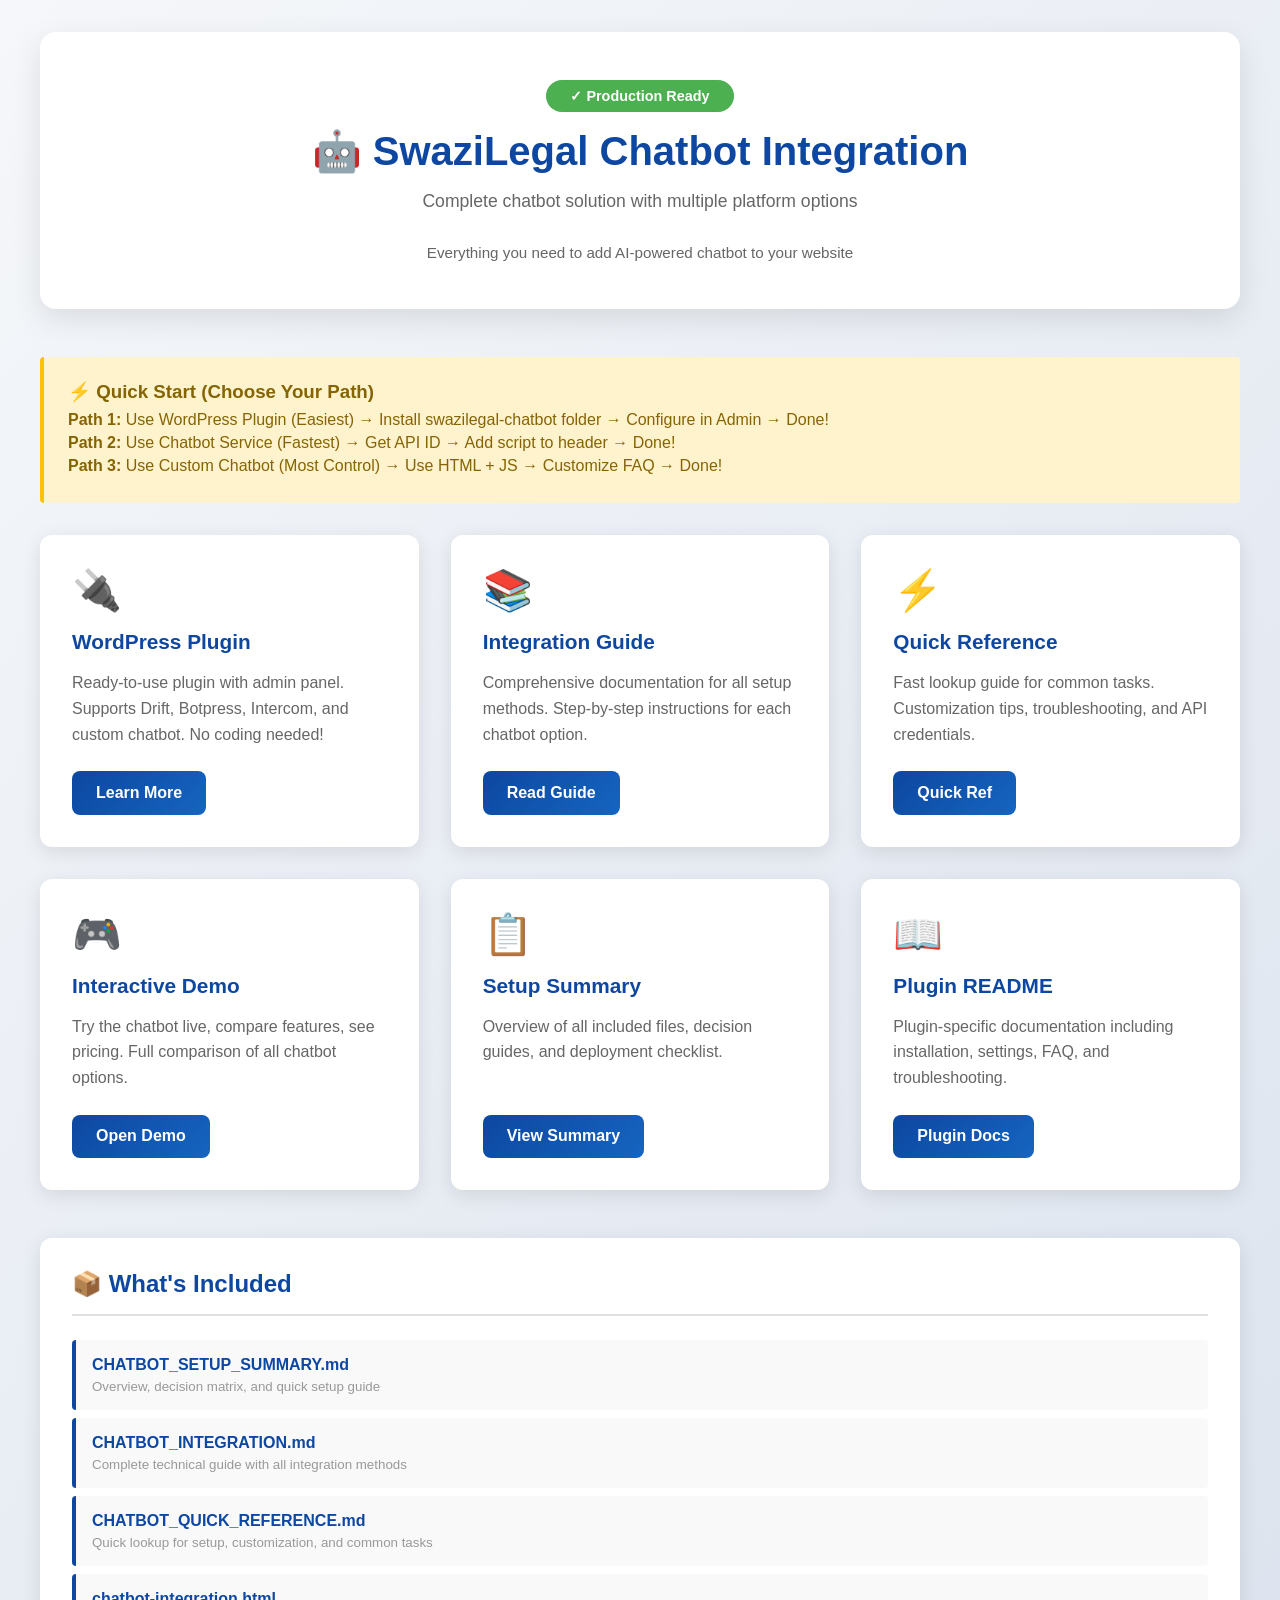
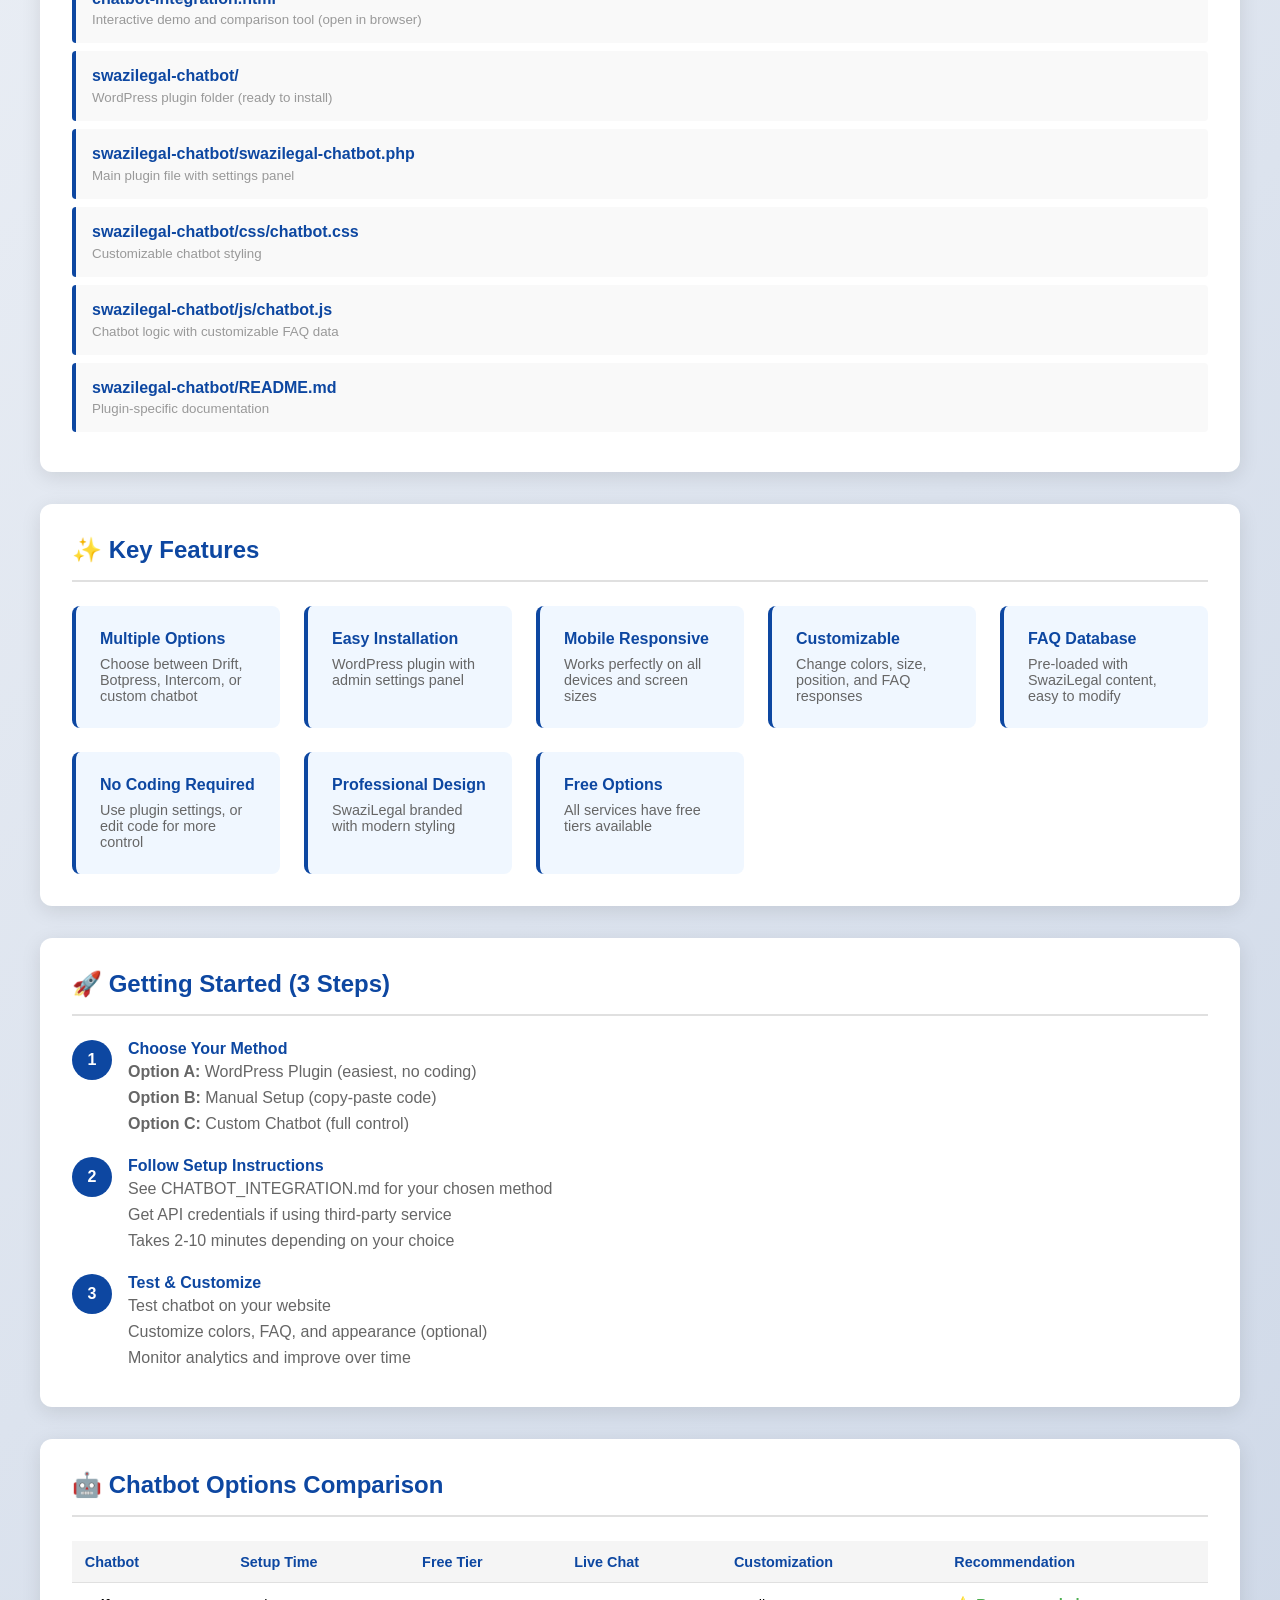
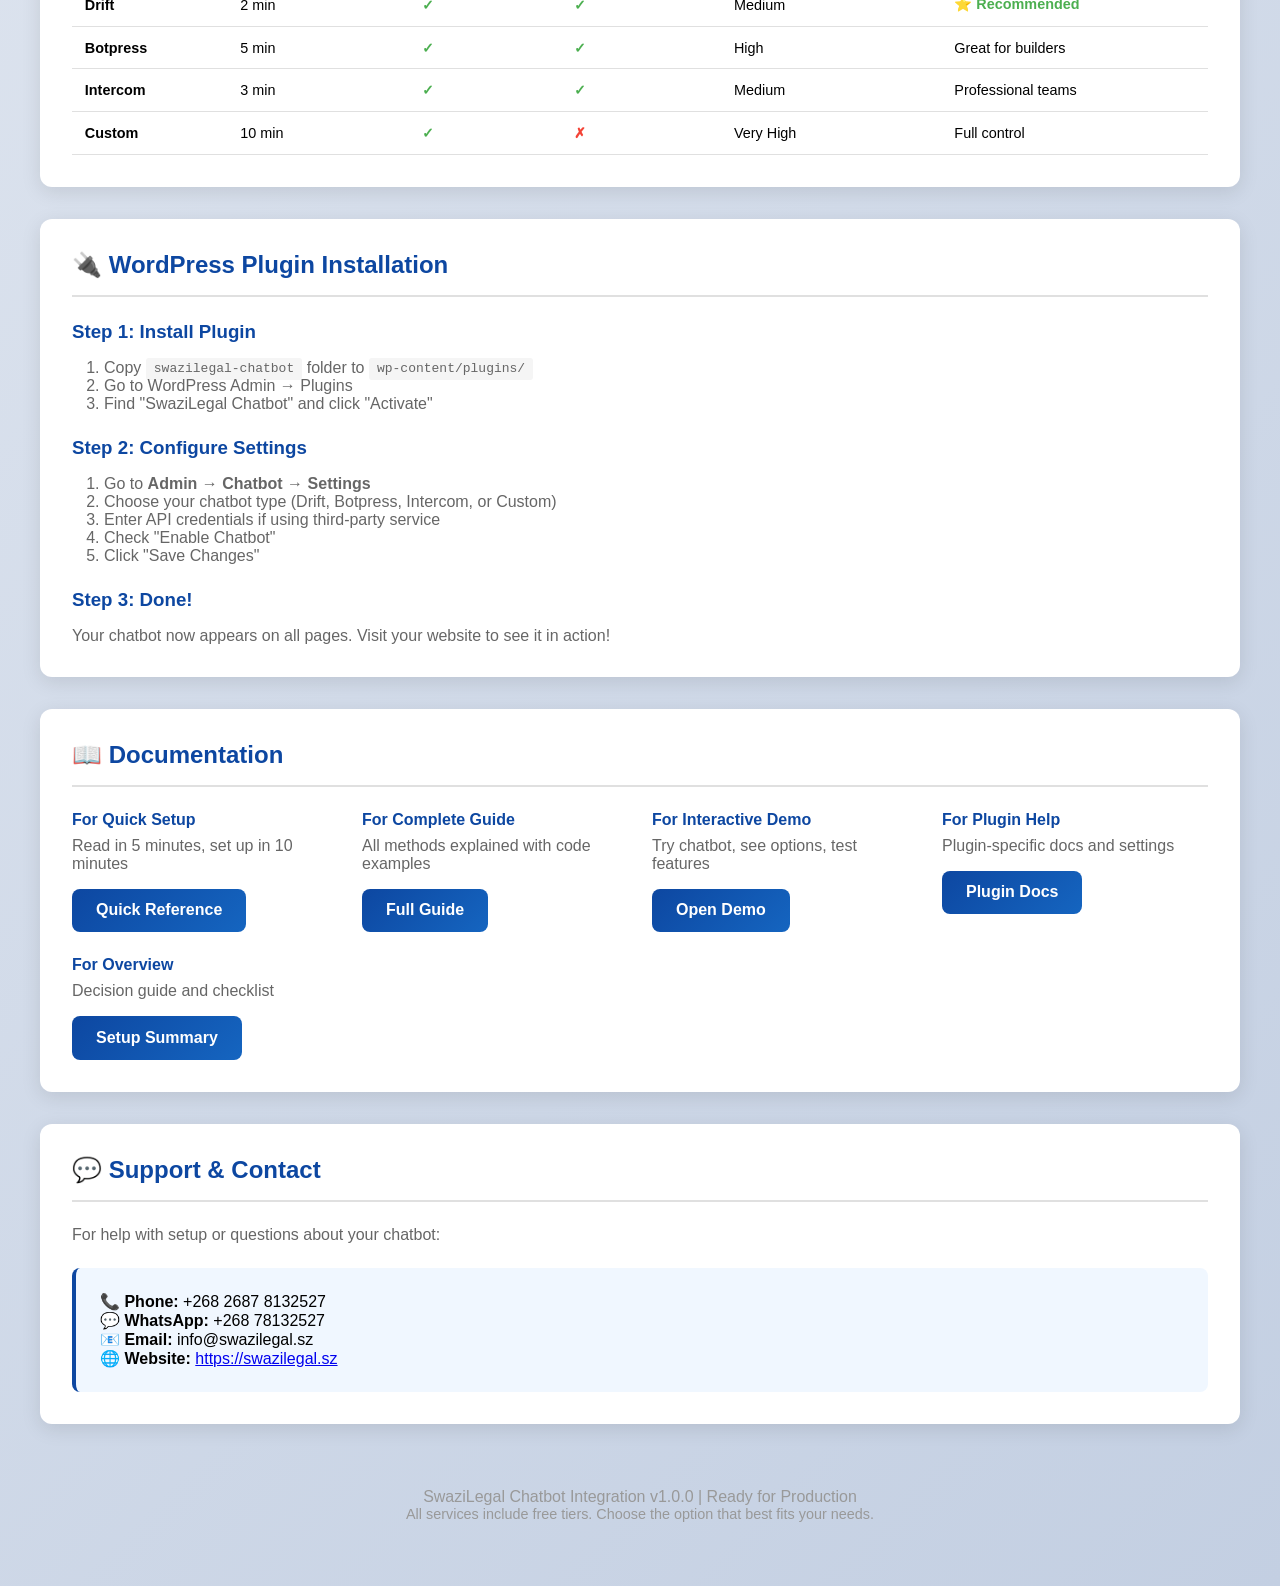
<file: SwaziLegal/CHATBOT_INDEX.html>
<!DOCTYPE html>
<html lang="en">
<head>
    <meta charset="UTF-8">
    <meta name="viewport" content="width=device-width, initial-scale=1.0">
    <title>SwaziLegal Chatbot Integration - Index</title>
    <style>
        * {
            margin: 0;
            padding: 0;
            box-sizing: border-box;
        }

        body {
            font-family: 'Segoe UI', Roboto, sans-serif;
            background: linear-gradient(135deg, #f5f7fa 0%, #c3cfe2 100%);
            min-height: 100vh;
            padding: 2rem;
        }

        .container {
            max-width: 1200px;
            margin: 0 auto;
        }

        .header {
            background: white;
            border-radius: 16px;
            padding: 3rem 2rem;
            margin-bottom: 3rem;
            box-shadow: 0 10px 30px rgba(0, 0, 0, 0.1);
            text-align: center;
        }

        .header h1 {
            color: #0d47a1;
            font-size: 2.5rem;
            margin-bottom: 1rem;
        }

        .header .subtitle {
            color: #666;
            font-size: 1.1rem;
            margin-bottom: 2rem;
        }

        .status {
            display: inline-block;
            background: #4CAF50;
            color: white;
            padding: 0.5rem 1.5rem;
            border-radius: 20px;
            font-size: 0.9rem;
            font-weight: 600;
            margin-bottom: 1rem;
        }

        .grid {
            display: grid;
            grid-template-columns: repeat(auto-fit, minmax(300px, 1fr));
            gap: 2rem;
            margin-bottom: 3rem;
        }

        .card {
            background: white;
            border-radius: 12px;
            padding: 2rem;
            box-shadow: 0 5px 20px rgba(0, 0, 0, 0.1);
            transition: all 0.3s;
            display: flex;
            flex-direction: column;
        }

        .card:hover {
            transform: translateY(-5px);
            box-shadow: 0 15px 35px rgba(0, 0, 0, 0.15);
        }

        .card-icon {
            font-size: 2.5rem;
            margin-bottom: 1rem;
        }

        .card h3 {
            color: #0d47a1;
            margin-bottom: 1rem;
            font-size: 1.3rem;
        }

        .card p {
            color: #666;
            margin-bottom: 1.5rem;
            flex: 1;
            line-height: 1.6;
        }

        .btn {
            display: inline-block;
            padding: 0.8rem 1.5rem;
            background: linear-gradient(135deg, #0d47a1 0%, #1565c0 100%);
            color: white;
            text-decoration: none;
            border-radius: 8px;
            border: none;
            cursor: pointer;
            font-weight: 600;
            text-align: center;
            transition: all 0.2s;
            align-self: flex-start;
        }

        .btn:hover {
            transform: translateY(-2px);
            box-shadow: 0 5px 15px rgba(13, 71, 161, 0.3);
        }

        .section {
            background: white;
            border-radius: 12px;
            padding: 2rem;
            margin-bottom: 2rem;
            box-shadow: 0 5px 20px rgba(0, 0, 0, 0.1);
        }

        .section h2 {
            color: #0d47a1;
            margin-bottom: 1.5rem;
            border-bottom: 2px solid #e0e0e0;
            padding-bottom: 1rem;
        }

        .files-list {
            list-style: none;
            margin: 0;
        }

        .files-list li {
            padding: 1rem;
            background: #f9f9f9;
            margin-bottom: 0.5rem;
            border-left: 4px solid #0d47a1;
            border-radius: 4px;
        }

        .files-list strong {
            color: #0d47a1;
            display: block;
            margin-bottom: 0.3rem;
        }

        .files-list small {
            color: #999;
            display: block;
        }

        .timeline {
            display: flex;
            flex-direction: column;
            gap: 1rem;
        }

        .timeline-item {
            display: flex;
            gap: 1rem;
        }

        .timeline-number {
            background: #0d47a1;
            color: white;
            width: 40px;
            height: 40px;
            border-radius: 50%;
            display: flex;
            align-items: center;
            justify-content: center;
            font-weight: bold;
            flex-shrink: 0;
        }

        .timeline-content {
            flex: 1;
        }

        .timeline-content h4 {
            color: #0d47a1;
            margin-bottom: 0.3rem;
        }

        .timeline-content p {
            color: #666;
            margin-bottom: 0.5rem;
        }

        .features {
            display: grid;
            grid-template-columns: repeat(auto-fit, minmax(200px, 1fr));
            gap: 1.5rem;
        }

        .feature {
            padding: 1.5rem;
            background: #f0f7ff;
            border-radius: 8px;
            border-left: 4px solid #0d47a1;
        }

        .feature h4 {
            color: #0d47a1;
            margin-bottom: 0.5rem;
        }

        .feature p {
            color: #666;
            font-size: 0.9rem;
        }

        .comparison-quick {
            overflow-x: auto;
        }

        .comparison-quick table {
            width: 100%;
            border-collapse: collapse;
            font-size: 0.9rem;
        }

        .comparison-quick th,
        .comparison-quick td {
            padding: 0.8rem;
            text-align: left;
            border-bottom: 1px solid #e0e0e0;
        }

        .comparison-quick th {
            background: #f5f5f5;
            color: #0d47a1;
            font-weight: 600;
        }

        .comparison-quick tr:hover {
            background: #f9f9f9;
        }

        .check {
            color: #4CAF50;
            font-weight: bold;
        }

        .cross {
            color: #f44336;
            font-weight: bold;
        }

        .highlight {
            background: #fff3cd;
            border-left: 4px solid #ffc107;
            padding: 1.5rem;
            border-radius: 4px;
            margin-bottom: 2rem;
        }

        .highlight h3 {
            color: #856404;
            margin-bottom: 0.5rem;
        }

        .highlight p {
            color: #856404;
            margin-bottom: 0.3rem;
        }

        @media (max-width: 768px) {
            .header h1 {
                font-size: 1.8rem;
            }

            .grid {
                grid-template-columns: 1fr;
            }

            .features {
                grid-template-columns: 1fr;
            }
        }
    </style>
</head>
<body>
    <div class="container">
        <!-- Header -->
        <div class="header">
            <span class="status">✓ Production Ready</span>
            <h1>🤖 SwaziLegal Chatbot Integration</h1>
            <p class="subtitle">Complete chatbot solution with multiple platform options</p>
            <p style="color: #666; font-size: 0.95rem;">Everything you need to add AI-powered chatbot to your website</p>
        </div>

        <!-- Quick Start -->
        <div class="highlight">
            <h3>⚡ Quick Start (Choose Your Path)</h3>
            <p><strong>Path 1:</strong> Use WordPress Plugin (Easiest) → Install swazilegal-chatbot folder → Configure in Admin → Done!</p>
            <p><strong>Path 2:</strong> Use Chatbot Service (Fastest) → Get API ID → Add script to header → Done!</p>
            <p><strong>Path 3:</strong> Use Custom Chatbot (Most Control) → Use HTML + JS → Customize FAQ → Done!</p>
        </div>

        <!-- Main Options -->
        <div class="grid">
            <!-- WordPress Plugin -->
            <div class="card">
                <div class="card-icon">🔌</div>
                <h3>WordPress Plugin</h3>
                <p>Ready-to-use plugin with admin panel. Supports Drift, Botpress, Intercom, and custom chatbot. No coding needed!</p>
                <a href="#plugin-section" class="btn">Learn More</a>
            </div>

            <!-- Integration Guide -->
            <div class="card">
                <div class="card-icon">📚</div>
                <h3>Integration Guide</h3>
                <p>Comprehensive documentation for all setup methods. Step-by-step instructions for each chatbot option.</p>
                <a href="CHATBOT_INTEGRATION.md" class="btn">Read Guide</a>
            </div>

            <!-- Quick Reference -->
            <div class="card">
                <div class="card-icon">⚡</div>
                <h3>Quick Reference</h3>
                <p>Fast lookup guide for common tasks. Customization tips, troubleshooting, and API credentials.</p>
                <a href="CHATBOT_QUICK_REFERENCE.md" class="btn">Quick Ref</a>
            </div>

            <!-- Interactive Demo -->
            <div class="card">
                <div class="card-icon">🎮</div>
                <h3>Interactive Demo</h3>
                <p>Try the chatbot live, compare features, see pricing. Full comparison of all chatbot options.</p>
                <a href="chatbot-integration.html" class="btn">Open Demo</a>
            </div>

            <!-- Setup Summary -->
            <div class="card">
                <div class="card-icon">📋</div>
                <h3>Setup Summary</h3>
                <p>Overview of all included files, decision guides, and deployment checklist.</p>
                <a href="CHATBOT_SETUP_SUMMARY.md" class="btn">View Summary</a>
            </div>

            <!-- Plugin README -->
            <div class="card">
                <div class="card-icon">📖</div>
                <h3>Plugin README</h3>
                <p>Plugin-specific documentation including installation, settings, FAQ, and troubleshooting.</p>
                <a href="swazilegal-chatbot/README.md" class="btn">Plugin Docs</a>
            </div>
        </div>

        <!-- Files Included -->
        <div class="section">
            <h2>📦 What's Included</h2>
            <ul class="files-list">
                <li>
                    <strong>CHATBOT_SETUP_SUMMARY.md</strong>
                    <small>Overview, decision matrix, and quick setup guide</small>
                </li>
                <li>
                    <strong>CHATBOT_INTEGRATION.md</strong>
                    <small>Complete technical guide with all integration methods</small>
                </li>
                <li>
                    <strong>CHATBOT_QUICK_REFERENCE.md</strong>
                    <small>Quick lookup for setup, customization, and common tasks</small>
                </li>
                <li>
                    <strong>chatbot-integration.html</strong>
                    <small>Interactive demo and comparison tool (open in browser)</small>
                </li>
                <li>
                    <strong>swazilegal-chatbot/</strong>
                    <small>WordPress plugin folder (ready to install)</small>
                </li>
                <li>
                    <strong>swazilegal-chatbot/swazilegal-chatbot.php</strong>
                    <small>Main plugin file with settings panel</small>
                </li>
                <li>
                    <strong>swazilegal-chatbot/css/chatbot.css</strong>
                    <small>Customizable chatbot styling</small>
                </li>
                <li>
                    <strong>swazilegal-chatbot/js/chatbot.js</strong>
                    <small>Chatbot logic with customizable FAQ data</small>
                </li>
                <li>
                    <strong>swazilegal-chatbot/README.md</strong>
                    <small>Plugin-specific documentation</small>
                </li>
            </ul>
        </div>

        <!-- Features -->
        <div class="section">
            <h2>✨ Key Features</h2>
            <div class="features">
                <div class="feature">
                    <h4>Multiple Options</h4>
                    <p>Choose between Drift, Botpress, Intercom, or custom chatbot</p>
                </div>
                <div class="feature">
                    <h4>Easy Installation</h4>
                    <p>WordPress plugin with admin settings panel</p>
                </div>
                <div class="feature">
                    <h4>Mobile Responsive</h4>
                    <p>Works perfectly on all devices and screen sizes</p>
                </div>
                <div class="feature">
                    <h4>Customizable</h4>
                    <p>Change colors, size, position, and FAQ responses</p>
                </div>
                <div class="feature">
                    <h4>FAQ Database</h4>
                    <p>Pre-loaded with SwaziLegal content, easy to modify</p>
                </div>
                <div class="feature">
                    <h4>No Coding Required</h4>
                    <p>Use plugin settings, or edit code for more control</p>
                </div>
                <div class="feature">
                    <h4>Professional Design</h4>
                    <p>SwaziLegal branded with modern styling</p>
                </div>
                <div class="feature">
                    <h4>Free Options</h4>
                    <p>All services have free tiers available</p>
                </div>
            </div>
        </div>

        <!-- Getting Started -->
        <div class="section">
            <h2>🚀 Getting Started (3 Steps)</h2>
            <div class="timeline">
                <div class="timeline-item">
                    <div class="timeline-number">1</div>
                    <div class="timeline-content">
                        <h4>Choose Your Method</h4>
                        <p><strong>Option A:</strong> WordPress Plugin (easiest, no coding)</p>
                        <p><strong>Option B:</strong> Manual Setup (copy-paste code)</p>
                        <p><strong>Option C:</strong> Custom Chatbot (full control)</p>
                    </div>
                </div>
                <div class="timeline-item">
                    <div class="timeline-number">2</div>
                    <div class="timeline-content">
                        <h4>Follow Setup Instructions</h4>
                        <p>See CHATBOT_INTEGRATION.md for your chosen method</p>
                        <p>Get API credentials if using third-party service</p>
                        <p>Takes 2-10 minutes depending on your choice</p>
                    </div>
                </div>
                <div class="timeline-item">
                    <div class="timeline-number">3</div>
                    <div class="timeline-content">
                        <h4>Test & Customize</h4>
                        <p>Test chatbot on your website</p>
                        <p>Customize colors, FAQ, and appearance (optional)</p>
                        <p>Monitor analytics and improve over time</p>
                    </div>
                </div>
            </div>
        </div>

        <!-- Chatbot Options -->
        <div class="section">
            <h2>🤖 Chatbot Options Comparison</h2>
            <div class="comparison-quick">
                <table>
                    <thead>
                        <tr>
                            <th>Chatbot</th>
                            <th>Setup Time</th>
                            <th>Free Tier</th>
                            <th>Live Chat</th>
                            <th>Customization</th>
                            <th>Recommendation</th>
                        </tr>
                    </thead>
                    <tbody>
                        <tr>
                            <td><strong>Drift</strong></td>
                            <td>2 min</td>
                            <td><span class="check">✓</span></td>
                            <td><span class="check">✓</span></td>
                            <td>Medium</td>
                            <td><strong style="color: #4CAF50;">⭐ Recommended</strong></td>
                        </tr>
                        <tr>
                            <td><strong>Botpress</strong></td>
                            <td>5 min</td>
                            <td><span class="check">✓</span></td>
                            <td><span class="check">✓</span></td>
                            <td>High</td>
                            <td>Great for builders</td>
                        </tr>
                        <tr>
                            <td><strong>Intercom</strong></td>
                            <td>3 min</td>
                            <td><span class="check">✓</span></td>
                            <td><span class="check">✓</span></td>
                            <td>Medium</td>
                            <td>Professional teams</td>
                        </tr>
                        <tr>
                            <td><strong>Custom</strong></td>
                            <td>10 min</td>
                            <td><span class="check">✓</span></td>
                            <td><span class="cross">✗</span></td>
                            <td>Very High</td>
                            <td>Full control</td>
                        </tr>
                    </tbody>
                </table>
            </div>
        </div>

        <!-- Plugin Section -->
        <div class="section" id="plugin-section">
            <h2>🔌 WordPress Plugin Installation</h2>
            <h3 style="color: #0d47a1; margin-top: 1.5rem; margin-bottom: 1rem;">Step 1: Install Plugin</h3>
            <ol style="color: #666; margin-left: 2rem; margin-bottom: 1.5rem;">
                <li>Copy <code style="background: #f5f5f5; padding: 0.2rem 0.5rem; border-radius: 3px;">swazilegal-chatbot</code> folder to <code style="background: #f5f5f5; padding: 0.2rem 0.5rem; border-radius: 3px;">wp-content/plugins/</code></li>
                <li>Go to WordPress Admin → Plugins</li>
                <li>Find "SwaziLegal Chatbot" and click "Activate"</li>
            </ol>

            <h3 style="color: #0d47a1; margin-top: 1.5rem; margin-bottom: 1rem;">Step 2: Configure Settings</h3>
            <ol style="color: #666; margin-left: 2rem; margin-bottom: 1.5rem;">
                <li>Go to <strong>Admin → Chatbot → Settings</strong></li>
                <li>Choose your chatbot type (Drift, Botpress, Intercom, or Custom)</li>
                <li>Enter API credentials if using third-party service</li>
                <li>Check "Enable Chatbot"</li>
                <li>Click "Save Changes"</li>
            </ol>

            <h3 style="color: #0d47a1; margin-top: 1.5rem; margin-bottom: 1rem;">Step 3: Done!</h3>
            <p style="color: #666;">Your chatbot now appears on all pages. Visit your website to see it in action!</p>
        </div>

        <!-- Documentation Links -->
        <div class="section">
            <h2>📖 Documentation</h2>
            <div style="display: grid; grid-template-columns: repeat(auto-fit, minmax(250px, 1fr)); gap: 1.5rem;">
                <div>
                    <h4 style="color: #0d47a1; margin-bottom: 0.5rem;">For Quick Setup</h4>
                    <p style="color: #666; margin-bottom: 1rem;">Read in 5 minutes, set up in 10 minutes</p>
                    <a href="CHATBOT_QUICK_REFERENCE.md" class="btn">Quick Reference</a>
                </div>
                <div>
                    <h4 style="color: #0d47a1; margin-bottom: 0.5rem;">For Complete Guide</h4>
                    <p style="color: #666; margin-bottom: 1rem;">All methods explained with code examples</p>
                    <a href="CHATBOT_INTEGRATION.md" class="btn">Full Guide</a>
                </div>
                <div>
                    <h4 style="color: #0d47a1; margin-bottom: 0.5rem;">For Interactive Demo</h4>
                    <p style="color: #666; margin-bottom: 1rem;">Try chatbot, see options, test features</p>
                    <a href="chatbot-integration.html" class="btn">Open Demo</a>
                </div>
                <div>
                    <h4 style="color: #0d47a1; margin-bottom: 0.5rem;">For Plugin Help</h4>
                    <p style="color: #666; margin-bottom: 1rem;">Plugin-specific docs and settings</p>
                    <a href="swazilegal-chatbot/README.md" class="btn">Plugin Docs</a>
                </div>
                <div>
                    <h4 style="color: #0d47a1; margin-bottom: 0.5rem;">For Overview</h4>
                    <p style="color: #666; margin-bottom: 1rem;">Decision guide and checklist</p>
                    <a href="CHATBOT_SETUP_SUMMARY.md" class="btn">Setup Summary</a>
                </div>
            </div>
        </div>

        <!-- Support -->
        <div class="section">
            <h2>💬 Support & Contact</h2>
            <p style="color: #666; margin-bottom: 1.5rem;">For help with setup or questions about your chatbot:</p>
            <div style="background: #f0f7ff; padding: 1.5rem; border-radius: 8px; border-left: 4px solid #0d47a1;">
                <p><strong>📞 Phone:</strong> +268 2687 8132527</p>
                <p><strong>💬 WhatsApp:</strong> +268 78132527</p>
                <p><strong>📧 Email:</strong> info@swazilegal.sz</p>
                <p><strong>🌐 Website:</strong> <a href="https://swazilegal.sz" target="_blank">https://swazilegal.sz</a></p>
            </div>
        </div>

        <!-- Footer -->
        <div style="text-align: center; padding: 2rem; color: #999;">
            <p>SwaziLegal Chatbot Integration v1.0.0 | Ready for Production</p>
            <p style="font-size: 0.9rem;">All services include free tiers. Choose the option that best fits your needs.</p>
        </div>
    </div>
</body>
</html>
</file>
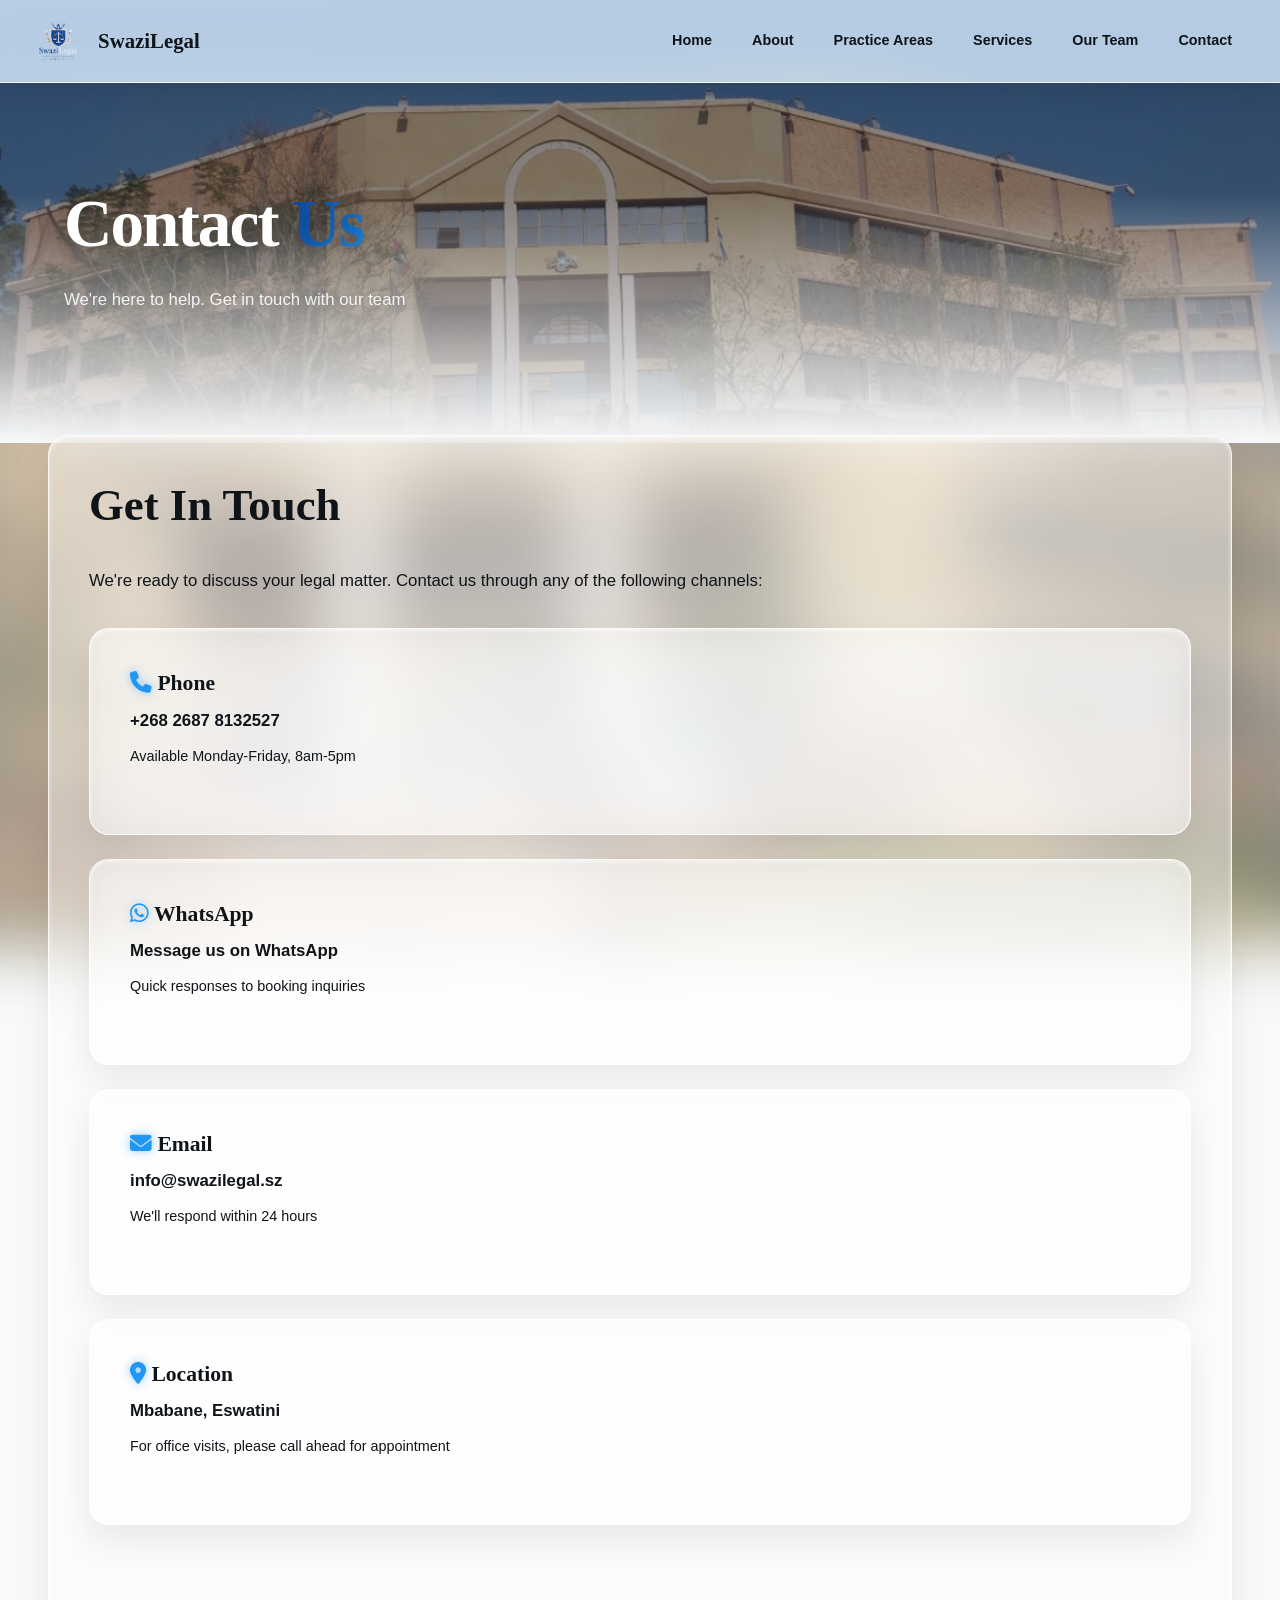
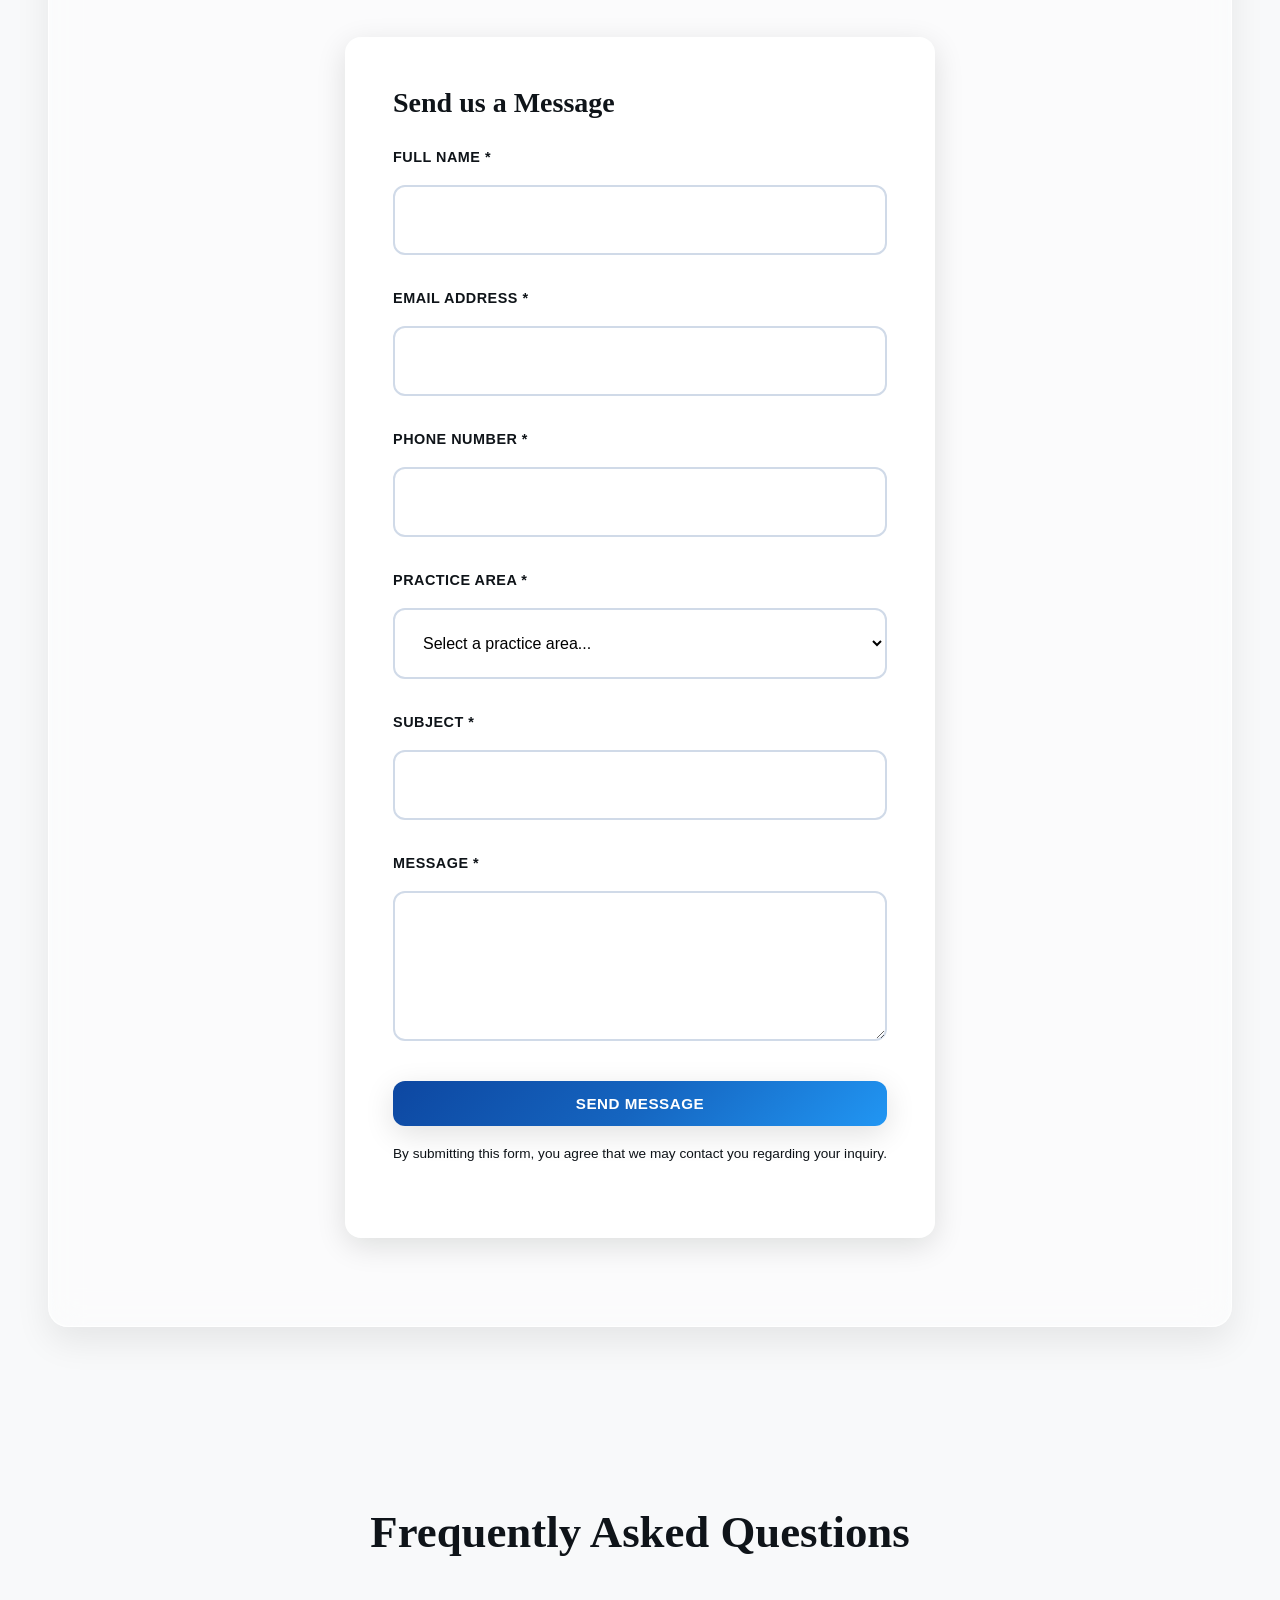
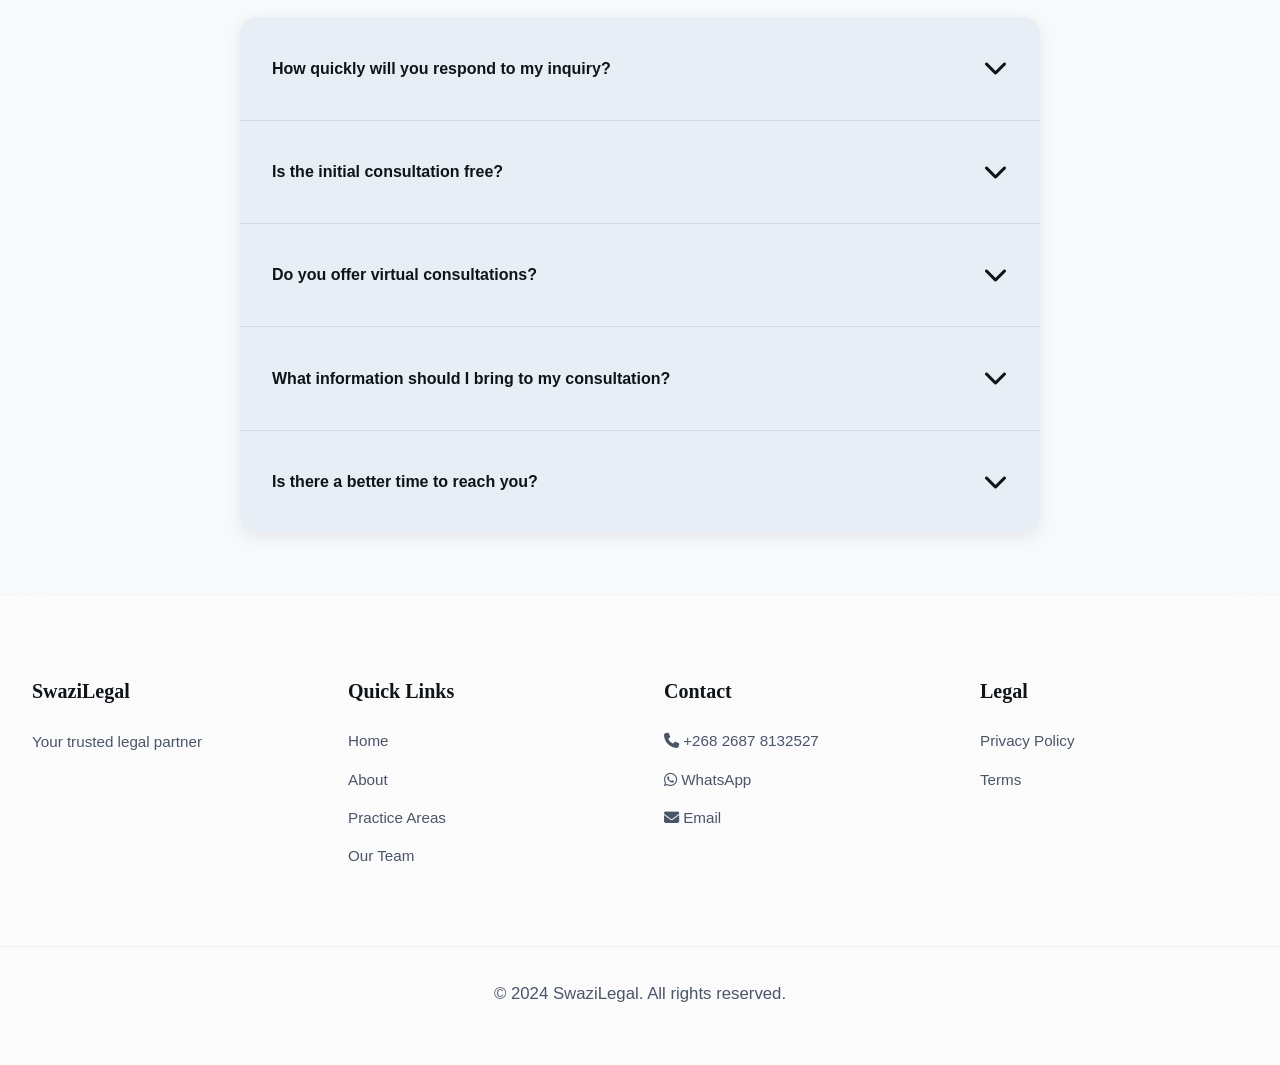
<file: SwaziLegal/contact.html>
<!DOCTYPE html>
<html lang="en">

<head>
    <meta charset="UTF-8">
    <meta name="viewport" content="width=device-width, initial-scale=1.0">
    <meta name="description" content="Contact SwaziLegal - Get in touch with our attorneys">
    <title>Contact SwaziLegal</title>    <link rel="icon" type="image/png" href="images/logo.png">    <link rel="stylesheet" href="https://cdnjs.cloudflare.com/ajax/libs/font-awesome/6.4.0/css/all.min.css">
    <link rel="stylesheet" href="css/style.css">
</head>

<body>
    <header>
        <div class="header-container">
            <a href="index.html" class="logo" style="display: flex; align-items: center; text-decoration: none; gap: 1rem;">
                <img src="images/logo.png" alt="SwaziLegal Logo" style="height: 50px; width: auto;">
                <span style="color: var(--primary-dark); font-weight: 700; font-size: 1.3rem;">SwaziLegal</span>
            </a>
            <nav>
                <ul id="nav-menu">
                    <li><a href="index.html">Home</a></li>
                    <li><a href="about.html">About</a></li>
                    <li><a href="practices.html">Practice Areas</a></li>
                    <li><a href="services.html">Services</a></li>
                    <li><a href="team.html">Our Team</a></li>
                    <li><a href="contact.html">Contact</a></li>
                </ul>
            </nav>
        </div>
    </header>

    <!-- HERO SECTION -->
    <section class="hero" style="background-image: url('images/hero/Hero.jpeg'); min-height: 40vh; height: 40vh;">
        <div class="hero-content">
            <h1 style="color: white;" class="text-reveal">Contact <span class="accent">Us</span></h1>
            <p style="color: rgba(255,255,255,0.9);" class="text-reveal">
                We're here to help. Get in touch with our team
            </p>
        </div>
        <div class="hero-gradient-bottom"></div>
        <div class="hero-floating-card left text-reveal">
            <div style="display: flex; align-items: center; gap: 10px; margin-bottom: 5px;">
                <i class="fas fa-headset" style="color: var(--accent-gold); font-size: 1.5rem;"></i>
                <span style="font-weight: 700;">24/7</span>
            </div>
            <div style="font-size: 0.8rem; color: rgba(255,255,255,0.8);">Support Availability</div>
        </div>
    </section>

    <!-- CONTACT INFORMATION & FORM -->
    <section style="padding: 0 1.5rem 5rem 1.5rem; background: var(--white-off);">
        <div class="section-container overlap-section">
            <div class="overlap-card grid grid-2" style="background: rgba(255,255,255,0.95); gap: 4rem;">
                <!-- CONTACT INFO -->
                <div>
                    <h2>Get In Touch</h2>
                    <p style="margin-bottom: 2rem;">
                        We're ready to discuss your legal matter. Contact us through any of the following channels:
                    </p>

                    <div class="glass-card minimal" style="margin-bottom: 1.5rem;">
                        <h4 style="color: var(--accent-blue); margin-bottom: 0.5rem;"><i class="fas fa-phone"></i> Phone
                        </h4>
                        <p style="margin-bottom: 0.5rem;"><strong>+268 2687 8132527</strong></p>
                        <p style="font-size: 0.9rem; color: var(--gray-dark);">Available Monday-Friday, 8am-5pm</p>
                    </div>

                    <div class="glass-card minimal" style="margin-bottom: 1.5rem;">
                        <h4 style="color: var(--accent-blue); margin-bottom: 0.5rem;"><i class="fab fa-whatsapp"></i>
                            WhatsApp</h4>
                        <p style="margin-bottom: 0.5rem;">
                            <a href="https://wa.me/26878132527" target="_blank"
                                style="color: var(--accent-blue); font-weight: 600;">
                                Message us on WhatsApp
                            </a>
                        </p>
                        <p style="font-size: 0.9rem; color: var(--gray-dark);">Quick responses to booking inquiries</p>
                    </div>

                    <div class="glass-card minimal" style="margin-bottom: 1.5rem;">
                        <h4 style="color: var(--accent-blue); margin-bottom: 0.5rem;"><i class="fas fa-envelope"></i>
                            Email</h4>
                        <p style="margin-bottom: 0.5rem;">
                            <a href="mailto:info@swazilegal.sz" style="color: var(--accent-blue); font-weight: 600;">
                                info@swazilegal.sz
                            </a>
                        </p>
                        <p style="font-size: 0.9rem; color: var(--gray-dark);">We'll respond within 24 hours</p>
                    </div>

                    <div class="glass-card minimal">
                        <h4 style="color: var(--accent-blue); margin-bottom: 0.5rem;"><i
                                class="fas fa-map-marker-alt"></i> Location</h4>
                        <p style="margin-bottom: 0.5rem;"><strong>Mbabane, Eswatini</strong></p>
                        <p style="font-size: 0.9rem; color: var(--gray-dark);">For office visits, please call ahead for
                            appointment</p>
                    </div>
                </div>

                <!-- CONTACT FORM -->
                <div class="form-container">
                    <h3 style="margin-bottom: 1.5rem; color: var(--primary-dark);">Send us a Message</h3>
                    <form id="contact-form" style="margin: 0;">
                        <div class="form-group">
                            <label for="name">Full Name *</label>
                            <input type="text" id="name" name="name" required>
                        </div>

                        <div class="form-group">
                            <label for="email">Email Address *</label>
                            <input type="email" id="email" name="email" required>
                        </div>

                        <div class="form-group">
                            <label for="phone">Phone Number *</label>
                            <input type="tel" id="phone" name="phone" required>
                        </div>

                        <div class="form-group">
                            <label for="practice">Practice Area *</label>
                            <select id="practice" name="practice" required>
                                <option value="">Select a practice area...</option>
                                <option value="Corporate">Corporate & Commercial Law</option>
                                <option value="Family">Family Law</option>
                                <option value="Criminal">Criminal Law</option>
                                <option value="Employment">Labor & Employment Law</option>
                                <option value="Real Estate">Real Estate & Property Law</option>
                                <option value="Intellectual Property">Intellectual Property</option>
                                <option value="Other">Other</option>
                            </select>
                        </div>

                        <div class="form-group">
                            <label for="subject">Subject *</label>
                            <input type="text" id="subject" name="subject" required>
                        </div>

                        <div class="form-group">
                            <label for="message">Message *</label>
                            <textarea id="message" name="message" required></textarea>
                        </div>

                        <button type="submit" class="btn btn-primary" style="width: 100%;">
                            Send Message
                        </button>

                        <p style="font-size: 0.85rem; color: var(--gray-dark); margin-top: 1rem;">
                            By submitting this form, you agree that we may contact you regarding your inquiry.
                        </p>
                    </form>
                    <div id="form-message" style="display: none; margin-top: 1rem; padding: 1rem; border-radius: 8px;">
                    </div>
                </div>
            </div>
        </div>
    </section>

    <!-- FAQ -->
    <section
        style="background: linear-gradient(135deg, rgba(21, 101, 192, 0.05) 0%, rgba(33, 150, 243, 0.03) 100%); padding: 4rem 1.5rem; position: relative;">
        <div class="section-container">
            <div class="section-title">
                <h2>Frequently Asked Questions</h2>
            </div>
            <div class="accordion" style="max-width: 800px; margin: 0 auto;">
                <div class="accordion-item">
                    <div class="accordion-header">
                        <span>How quickly will you respond to my inquiry?</span>
                        <span class="accordion-icon"><i class="fas fa-chevron-down"></i></span>
                    </div>
                    <div class="accordion-content">
                        We aim to respond to all inquiries within 24 business hours. For urgent matters, please call us
                        directly at +268 2687 8132527.
                    </div>
                </div>
                <div class="accordion-item">
                    <div class="accordion-header">
                        <span>Is the initial consultation free?</span>
                        <span class="accordion-icon"><i class="fas fa-chevron-down"></i></span>
                    </div>
                    <div class="accordion-content">
                        We offer a free 30-minute initial consultation to discuss your legal matter and determine how we
                        can best assist you.
                    </div>
                </div>
                <div class="accordion-item">
                    <div class="accordion-header">
                        <span>Do you offer virtual consultations?</span>
                        <span class="accordion-icon"><i class="fas fa-chevron-down"></i></span>
                    </div>
                    <div class="accordion-content">
                        Yes! We offer phone, video, and in-person consultations to accommodate your preferences and
                        schedule.
                    </div>
                </div>
                <div class="accordion-item">
                    <div class="accordion-header">
                        <span>What information should I bring to my consultation?</span>
                        <span class="accordion-icon"><i class="fas fa-chevron-down"></i></span>
                    </div>
                    <div class="accordion-content">
                        Please gather any relevant documents, contracts, correspondence, or information related to your
                        legal matter. This helps us provide more accurate guidance.
                    </div>
                </div>
                <div class="accordion-item">
                    <div class="accordion-header">
                        <span>Is there a better time to reach you?</span>
                        <span class="accordion-icon"><i class="fas fa-chevron-down"></i></span>
                    </div>
                    <div class="accordion-content">
                        We're available Monday through Friday from 8am to 5pm. For after-hours emergencies, you can
                        leave a voicemail and we'll respond the next business day.
                    </div>
                </div>
            </div>
        </div>
    </section>

    <!-- FOOTER -->
    <footer>
        <footer-container>
            <div class="footer-grid">
                <div class="footer-section">
                    <h4>SwaziLegal</h4>
                    <p style="color: rgba(255,255,255,0.8);">Your trusted legal partner</p>
                </div>
                <div class="footer-section">
                    <h4>Quick Links</h4>
                    <ul>
                        <li><a href="index.html">Home</a></li>
                        <li><a href="about.html">About</a></li>
                        <li><a href="practices.html">Practice Areas</a></li>
                        <li><a href="team.html">Our Team</a></li>
                    </ul>
                </div>
                <div class="footer-section">
                    <h4>Contact</h4>
                    <ul>
                        <li><a href="tel:+26878132527"><i class="fas fa-phone"></i> +268 2687 8132527</a></li>
                        <li><a href="https://wa.me/26878132527"><i class="fab fa-whatsapp"></i> WhatsApp</a></li>
                        <li><a href="mailto:info@swazilegal.sz"><i class="fas fa-envelope"></i> Email</a></li>
                    </ul>
                </div>
                <div class="footer-section">
                    <h4>Legal</h4>
                    <ul>
                        <li><a href="privacy.html">Privacy Policy</a></li>
                        <li><a href="privacy.html">Terms</a></li>
                    </ul>
                </div>
            </div>
            <div class="footer-bottom">
                <p>&copy; 2024 SwaziLegal. All rights reserved.</p>
            </div>
        </footer-container>
    </footer>

    <script src="js/main.js"></script>
</body>

</html>
</file>
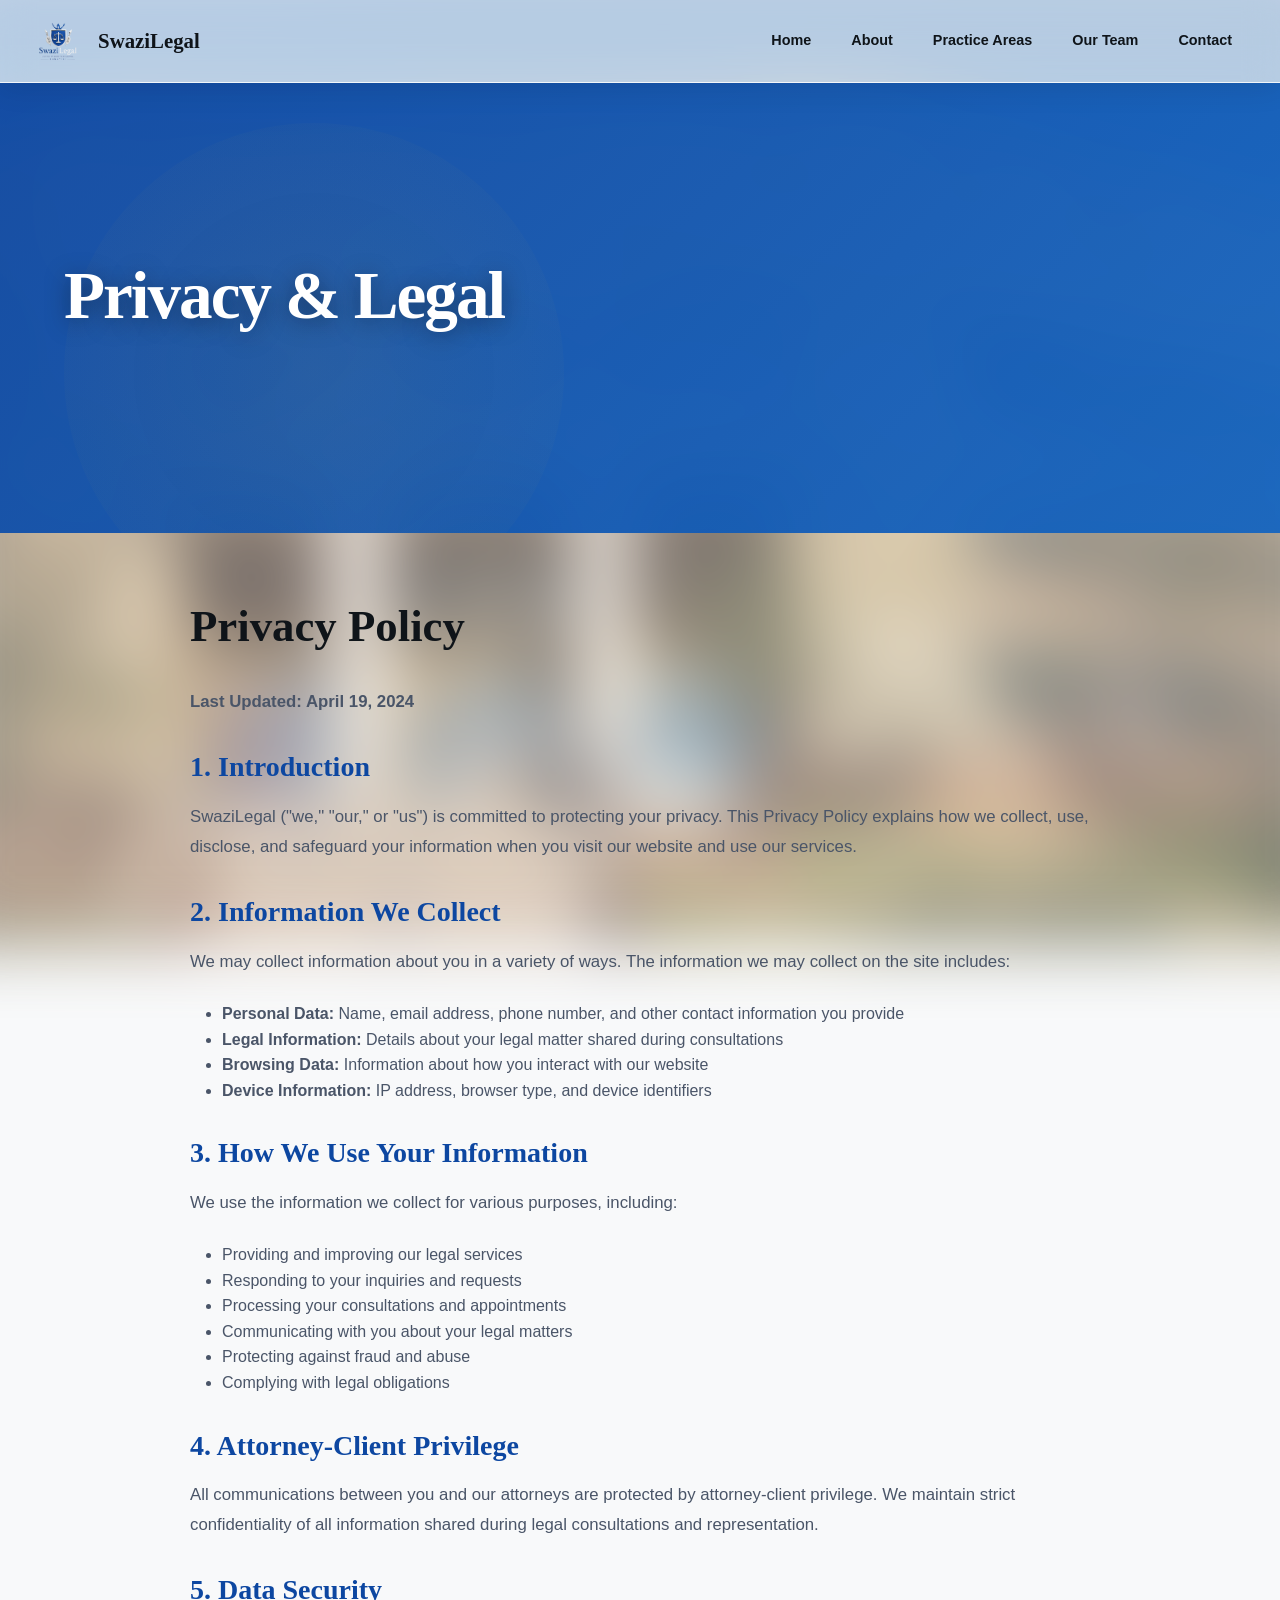
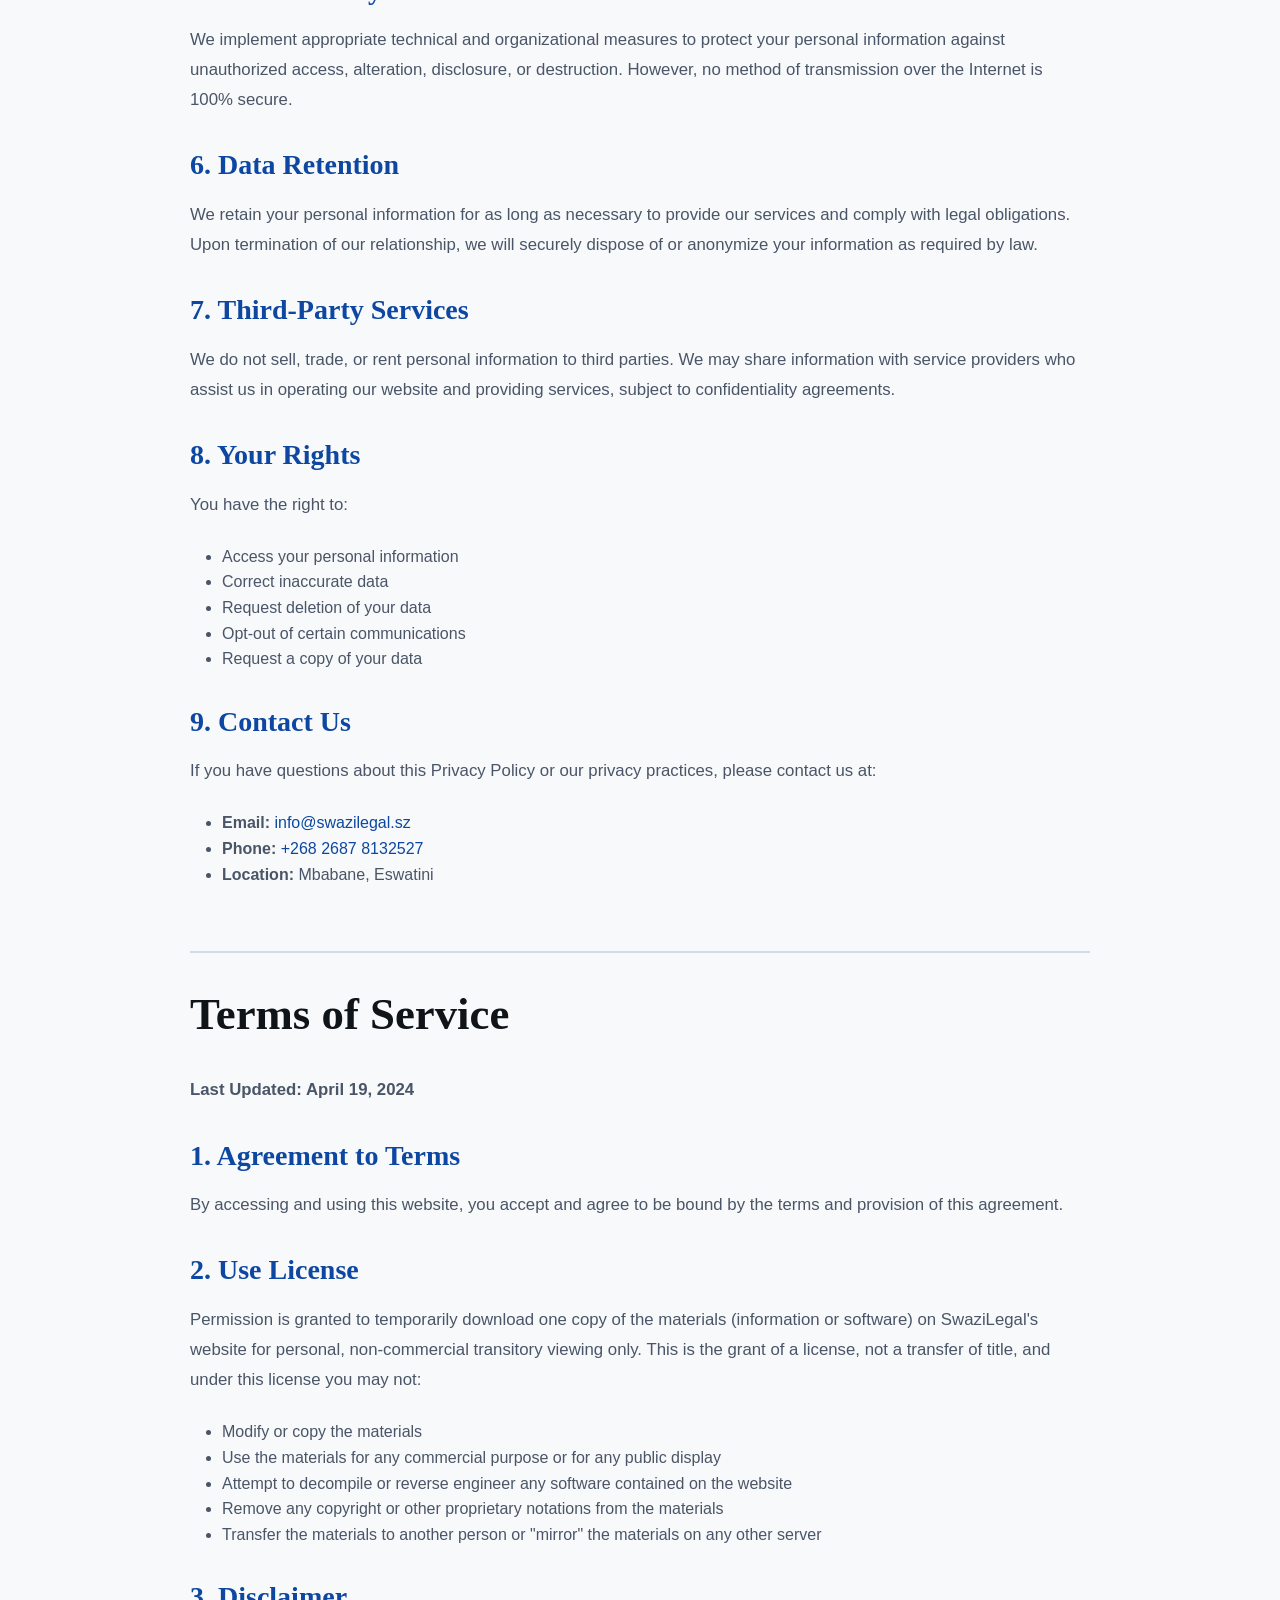
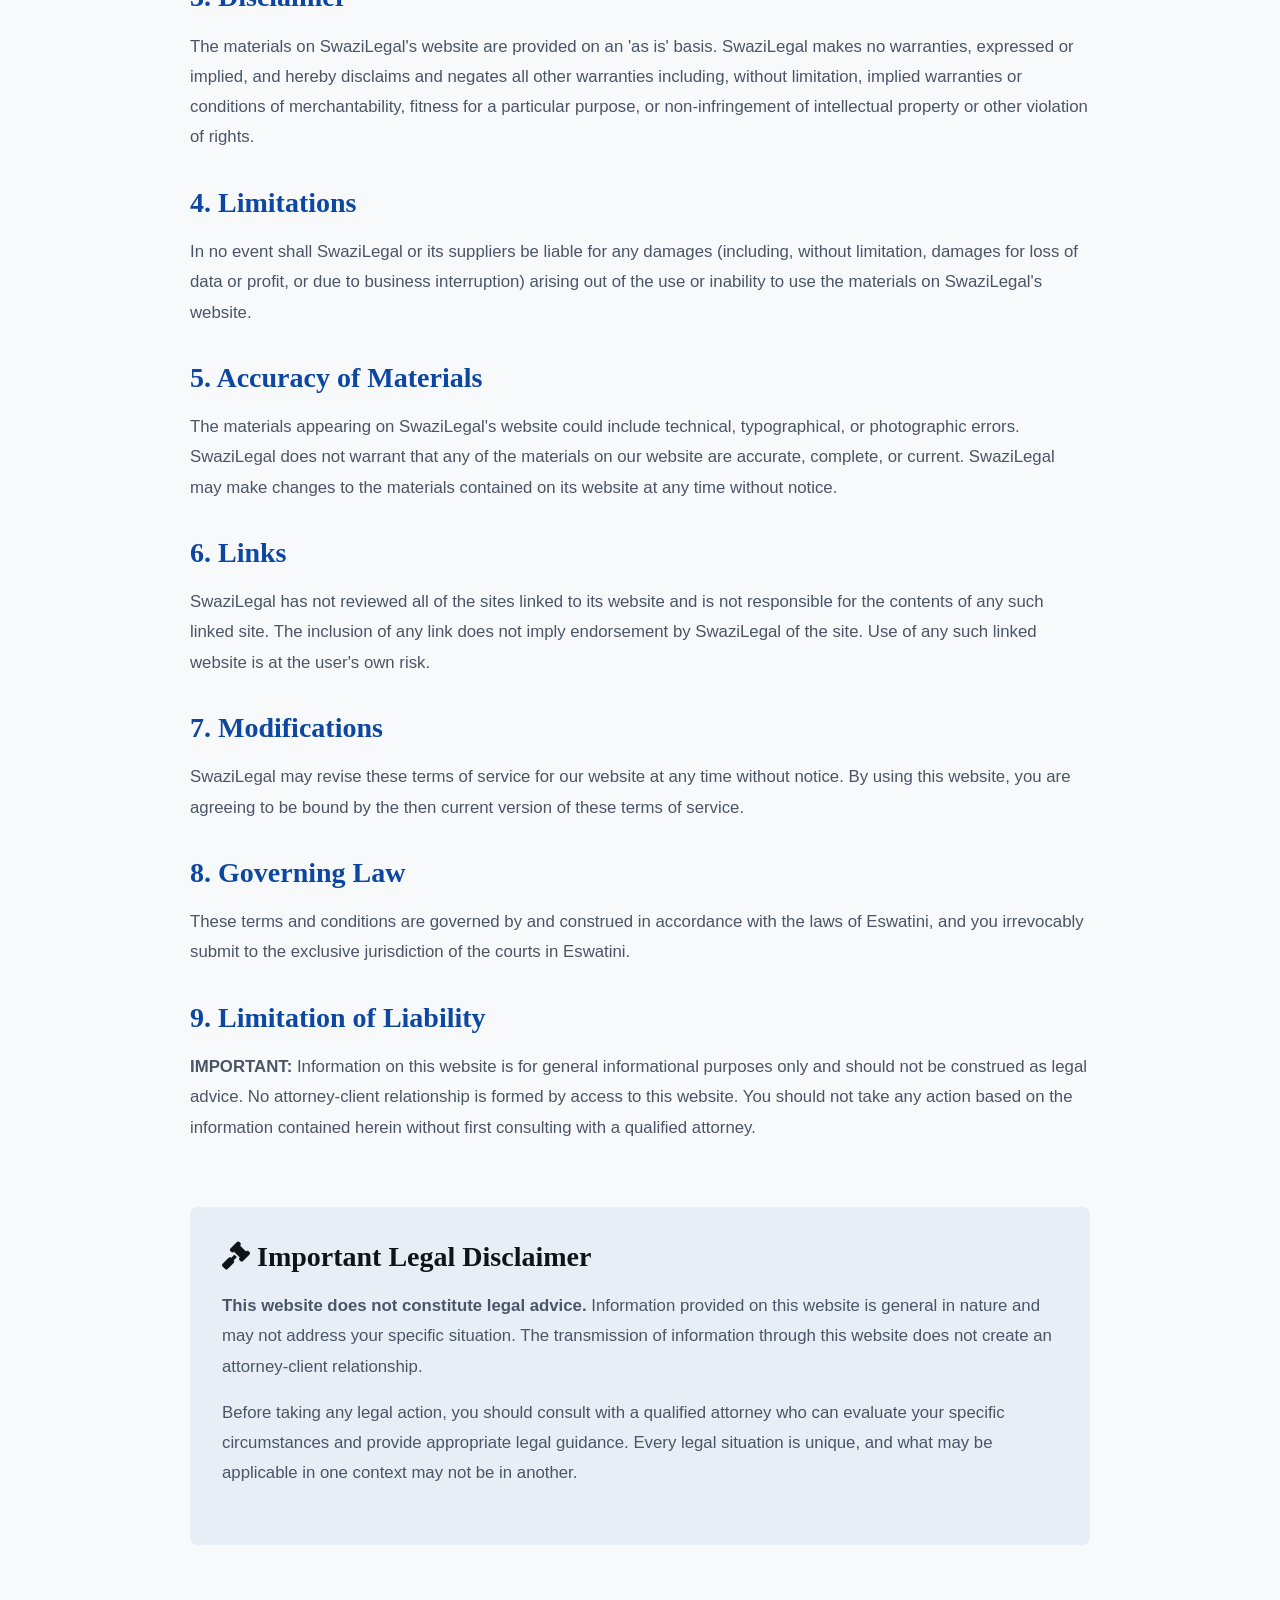
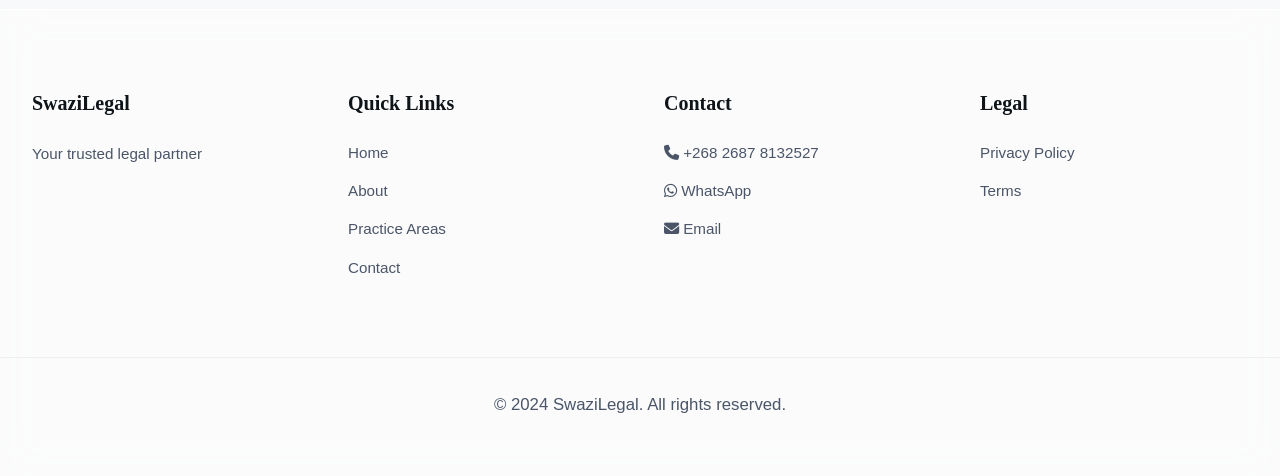
<file: SwaziLegal/privacy.html>
<!DOCTYPE html>
<html lang="en">
<head>
    <meta charset="UTF-8">
    <meta name="viewport" content="width=device-width, initial-scale=1.0">
    <meta name="description" content="Privacy Policy and Terms of Service - SwaziLegal">
    <title>Privacy Policy - SwaziLegal</title>
    <link rel="icon" type="image/png" href="images/logo.png">
    <link rel="stylesheet" href="https://cdnjs.cloudflare.com/ajax/libs/font-awesome/6.4.0/css/all.min.css">
    <link rel="stylesheet" href="css/style.css">
</head>
<body>
    <header>
        <div class="header-container">
            <a href="index.html" class="logo" style="display: flex; align-items: center; text-decoration: none; gap: 1rem;">
                <img src="images/logo.png" alt="SwaziLegal Logo" style="height: 50px; width: auto;">
                <span style="color: var(--primary-dark); font-weight: 700; font-size: 1.3rem;">SwaziLegal</span>
            </a>
            <nav>
                <ul id="nav-menu">
                    <li><a href="index.html">Home</a></li>
                    <li><a href="about.html">About</a></li>
                    <li><a href="practices.html">Practice Areas</a></li>
                    <li><a href="team.html">Our Team</a></li>
                    <li><a href="contact.html">Contact</a></li>
                </ul>
            </nav>
        </div>
    </header>

    <!-- HERO SECTION -->
    <section class="hero" style="background: var(--gradient-subtle); min-height: 50vh;">
        <div class="hero-content">
            <h1 style="color: white;">Privacy & Legal</h1>
        </div>
    </section>

    <!-- CONTENT -->
    <section style="background: linear-gradient(135deg, rgba(13, 71, 161, 0.04) 0%, rgba(33, 150, 243, 0.02) 100%); padding: 4rem 1.5rem; position: relative;">
        <div style="max-width: 900px; margin: 0 auto;">
            <!-- PRIVACY POLICY -->
            <div style="margin-bottom: 4rem;">
                <h2>Privacy Policy</h2>
                <p style="color: var(--gray-dark); margin-bottom: 1.5rem;">
                    <strong>Last Updated: April 19, 2024</strong>
                </p>

                <h3 style="margin-top: 2rem; margin-bottom: 1rem;">1. Introduction</h3>
                <p>
                    SwaziLegal ("we," "our," or "us") is committed to protecting your privacy. This Privacy Policy explains 
                    how we collect, use, disclose, and safeguard your information when you visit our website and use our services.
                </p>

                <h3 style="margin-top: 2rem; margin-bottom: 1rem;">2. Information We Collect</h3>
                <p>
                    We may collect information about you in a variety of ways. The information we may collect on the site includes:
                </p>
                <ul style="margin-left: 2rem; margin-bottom: 1rem;">
                    <li><strong>Personal Data:</strong> Name, email address, phone number, and other contact information you provide</li>
                    <li><strong>Legal Information:</strong> Details about your legal matter shared during consultations</li>
                    <li><strong>Browsing Data:</strong> Information about how you interact with our website</li>
                    <li><strong>Device Information:</strong> IP address, browser type, and device identifiers</li>
                </ul>

                <h3 style="margin-top: 2rem; margin-bottom: 1rem;">3. How We Use Your Information</h3>
                <p>
                    We use the information we collect for various purposes, including:
                </p>
                <ul style="margin-left: 2rem; margin-bottom: 1rem;">
                    <li>Providing and improving our legal services</li>
                    <li>Responding to your inquiries and requests</li>
                    <li>Processing your consultations and appointments</li>
                    <li>Communicating with you about your legal matters</li>
                    <li>Protecting against fraud and abuse</li>
                    <li>Complying with legal obligations</li>
                </ul>

                <h3 style="margin-top: 2rem; margin-bottom: 1rem;">4. Attorney-Client Privilege</h3>
                <p>
                    All communications between you and our attorneys are protected by attorney-client privilege. 
                    We maintain strict confidentiality of all information shared during legal consultations and representation.
                </p>

                <h3 style="margin-top: 2rem; margin-bottom: 1rem;">5. Data Security</h3>
                <p>
                    We implement appropriate technical and organizational measures to protect your personal information against 
                    unauthorized access, alteration, disclosure, or destruction. However, no method of transmission over the Internet 
                    is 100% secure.
                </p>

                <h3 style="margin-top: 2rem; margin-bottom: 1rem;">6. Data Retention</h3>
                <p>
                    We retain your personal information for as long as necessary to provide our services and comply with legal obligations. 
                    Upon termination of our relationship, we will securely dispose of or anonymize your information as required by law.
                </p>

                <h3 style="margin-top: 2rem; margin-bottom: 1rem;">7. Third-Party Services</h3>
                <p>
                    We do not sell, trade, or rent personal information to third parties. We may share information with service providers 
                    who assist us in operating our website and providing services, subject to confidentiality agreements.
                </p>

                <h3 style="margin-top: 2rem; margin-bottom: 1rem;">8. Your Rights</h3>
                <p>
                    You have the right to:
                </p>
                <ul style="margin-left: 2rem; margin-bottom: 1rem;">
                    <li>Access your personal information</li>
                    <li>Correct inaccurate data</li>
                    <li>Request deletion of your data</li>
                    <li>Opt-out of certain communications</li>
                    <li>Request a copy of your data</li>
                </ul>

                <h3 style="margin-top: 2rem; margin-bottom: 1rem;">9. Contact Us</h3>
                <p>
                    If you have questions about this Privacy Policy or our privacy practices, please contact us at:
                </p>
                <ul style="margin-left: 2rem; margin-bottom: 1rem;">
                    <li><strong>Email:</strong> <a href="mailto:info@swazilegal.sz">info@swazilegal.sz</a></li>
                    <li><strong>Phone:</strong> <a href="tel:+26878132527">+268 2687 8132527</a></li>
                    <li><strong>Location:</strong> Mbabane, Eswatini</li>
                </ul>
            </div>

            <!-- TERMS OF SERVICE -->
            <div style="margin-bottom: 4rem; padding-top: 2rem; border-top: 2px solid var(--gray-medium);">
                <h2>Terms of Service</h2>
                <p style="color: var(--gray-dark); margin-bottom: 1.5rem;">
                    <strong>Last Updated: April 19, 2024</strong>
                </p>

                <h3 style="margin-top: 2rem; margin-bottom: 1rem;">1. Agreement to Terms</h3>
                <p>
                    By accessing and using this website, you accept and agree to be bound by the terms and provision of this agreement.
                </p>

                <h3 style="margin-top: 2rem; margin-bottom: 1rem;">2. Use License</h3>
                <p>
                    Permission is granted to temporarily download one copy of the materials (information or software) on SwaziLegal's 
                    website for personal, non-commercial transitory viewing only. This is the grant of a license, not a transfer of title, 
                    and under this license you may not:
                </p>
                <ul style="margin-left: 2rem; margin-bottom: 1rem;">
                    <li>Modify or copy the materials</li>
                    <li>Use the materials for any commercial purpose or for any public display</li>
                    <li>Attempt to decompile or reverse engineer any software contained on the website</li>
                    <li>Remove any copyright or other proprietary notations from the materials</li>
                    <li>Transfer the materials to another person or "mirror" the materials on any other server</li>
                </ul>

                <h3 style="margin-top: 2rem; margin-bottom: 1rem;">3. Disclaimer</h3>
                <p>
                    The materials on SwaziLegal's website are provided on an 'as is' basis. SwaziLegal makes no warranties, 
                    expressed or implied, and hereby disclaims and negates all other warranties including, without limitation, 
                    implied warranties or conditions of merchantability, fitness for a particular purpose, or non-infringement 
                    of intellectual property or other violation of rights.
                </p>

                <h3 style="margin-top: 2rem; margin-bottom: 1rem;">4. Limitations</h3>
                <p>
                    In no event shall SwaziLegal or its suppliers be liable for any damages (including, without limitation, damages 
                    for loss of data or profit, or due to business interruption) arising out of the use or inability to use the materials 
                    on SwaziLegal's website.
                </p>

                <h3 style="margin-top: 2rem; margin-bottom: 1rem;">5. Accuracy of Materials</h3>
                <p>
                    The materials appearing on SwaziLegal's website could include technical, typographical, or photographic errors. 
                    SwaziLegal does not warrant that any of the materials on our website are accurate, complete, or current. 
                    SwaziLegal may make changes to the materials contained on its website at any time without notice.
                </p>

                <h3 style="margin-top: 2rem; margin-bottom: 1rem;">6. Links</h3>
                <p>
                    SwaziLegal has not reviewed all of the sites linked to its website and is not responsible for the contents of any 
                    such linked site. The inclusion of any link does not imply endorsement by SwaziLegal of the site. Use of any such 
                    linked website is at the user's own risk.
                </p>

                <h3 style="margin-top: 2rem; margin-bottom: 1rem;">7. Modifications</h3>
                <p>
                    SwaziLegal may revise these terms of service for our website at any time without notice. By using this website, 
                    you are agreeing to be bound by the then current version of these terms of service.
                </p>

                <h3 style="margin-top: 2rem; margin-bottom: 1rem;">8. Governing Law</h3>
                <p>
                    These terms and conditions are governed by and construed in accordance with the laws of Eswatini, 
                    and you irrevocably submit to the exclusive jurisdiction of the courts in Eswatini.
                </p>

                <h3 style="margin-top: 2rem; margin-bottom: 1rem;">9. Limitation of Liability</h3>
                <p>
                    <strong>IMPORTANT:</strong> Information on this website is for general informational purposes only and should not 
                    be construed as legal advice. No attorney-client relationship is formed by access to this website. You should not 
                    take any action based on the information contained herein without first consulting with a qualified attorney.
                </p>
            </div>

            <!-- DISCLAIMER -->
            <div style="padding: 2rem; background: var(--gray-light); border-left: 4px solid var(--accent-blue); border-radius: 8px;">
                <h3 style="color: var(--primary-dark); margin-bottom: 1rem;"><i class="fas fa-gavel"></i> Important Legal Disclaimer</h3>
                <p style="margin-bottom: 1rem;">
                    <strong>This website does not constitute legal advice.</strong> Information provided on this website is 
                    general in nature and may not address your specific situation. The transmission of information through this 
                    website does not create an attorney-client relationship.
                </p>
                <p>
                    Before taking any legal action, you should consult with a qualified attorney who can evaluate your specific 
                    circumstances and provide appropriate legal guidance. Every legal situation is unique, and what may be applicable 
                    in one context may not be in another.
                </p>
            </div>
        </div>
    </section>

    <!-- FOOTER -->
    <footer>
        <footer-container>
            <div class="footer-grid">
                <div class="footer-section">
                    <h4>SwaziLegal</h4>
                    <p style="color: rgba(255,255,255,0.8);">Your trusted legal partner</p>
                </div>
                <div class="footer-section">
                    <h4>Quick Links</h4>
                    <ul>
                        <li><a href="index.html">Home</a></li>
                        <li><a href="about.html">About</a></li>
                        <li><a href="practices.html">Practice Areas</a></li>
                        <li><a href="contact.html">Contact</a></li>
                    </ul>
                </div>
                <div class="footer-section">
                    <h4>Contact</h4>
                    <ul>
                        <li><a href="tel:+26878132527"><i class="fas fa-phone"></i> +268 2687 8132527</a></li>
                        <li><a href="https://wa.me/26878132527"><i class="fab fa-whatsapp"></i> WhatsApp</a></li>
                        <li><a href="mailto:info@swazilegal.sz"><i class="fas fa-envelope"></i> Email</a></li>
                    </ul>
                </div>
                <div class="footer-section">
                    <h4>Legal</h4>
                    <ul>
                        <li><a href="privacy.html">Privacy Policy</a></li>
                        <li><a href="privacy.html">Terms</a></li>
                    </ul>
                </div>
            </div>
            <div class="footer-bottom">
                <p>&copy; 2024 SwaziLegal. All rights reserved.</p>
            </div>
        </footer-container>
    </footer>

    <script src="js/main.js"></script>
</body>
</html>
</file>
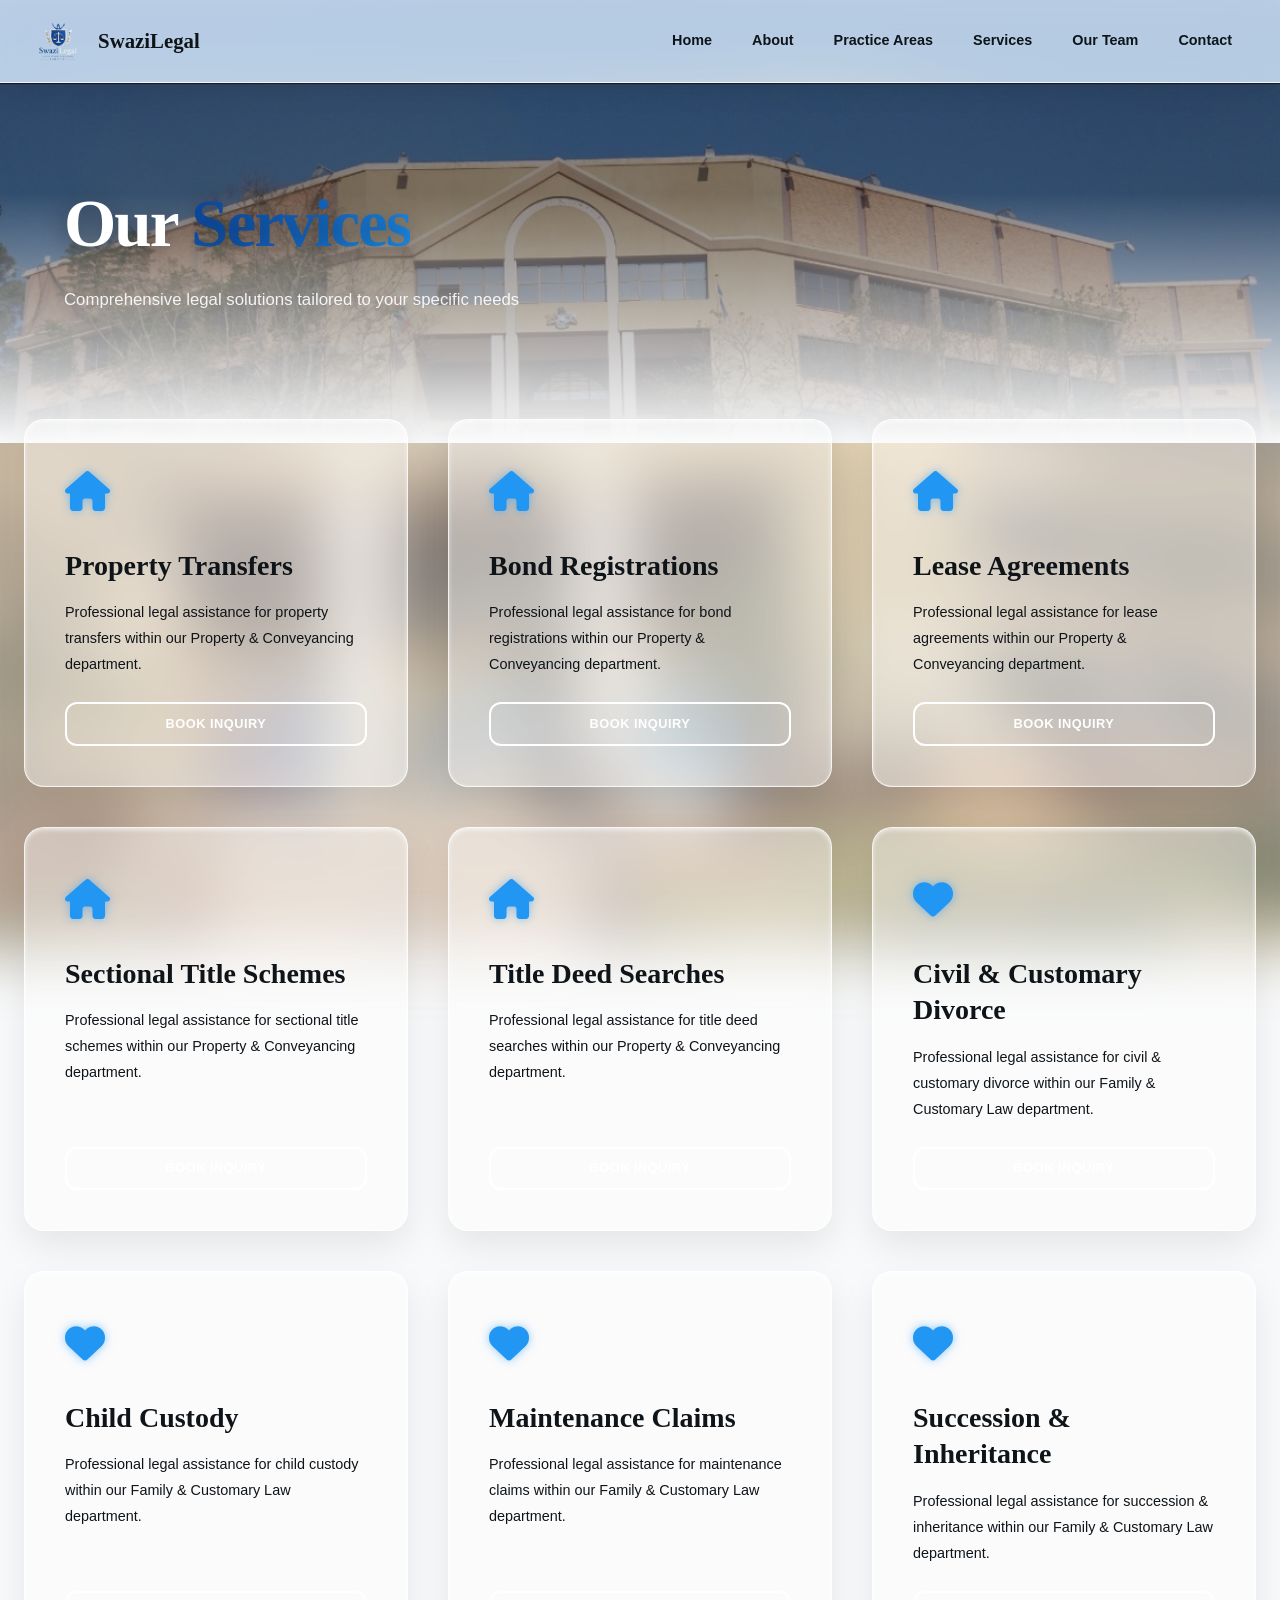
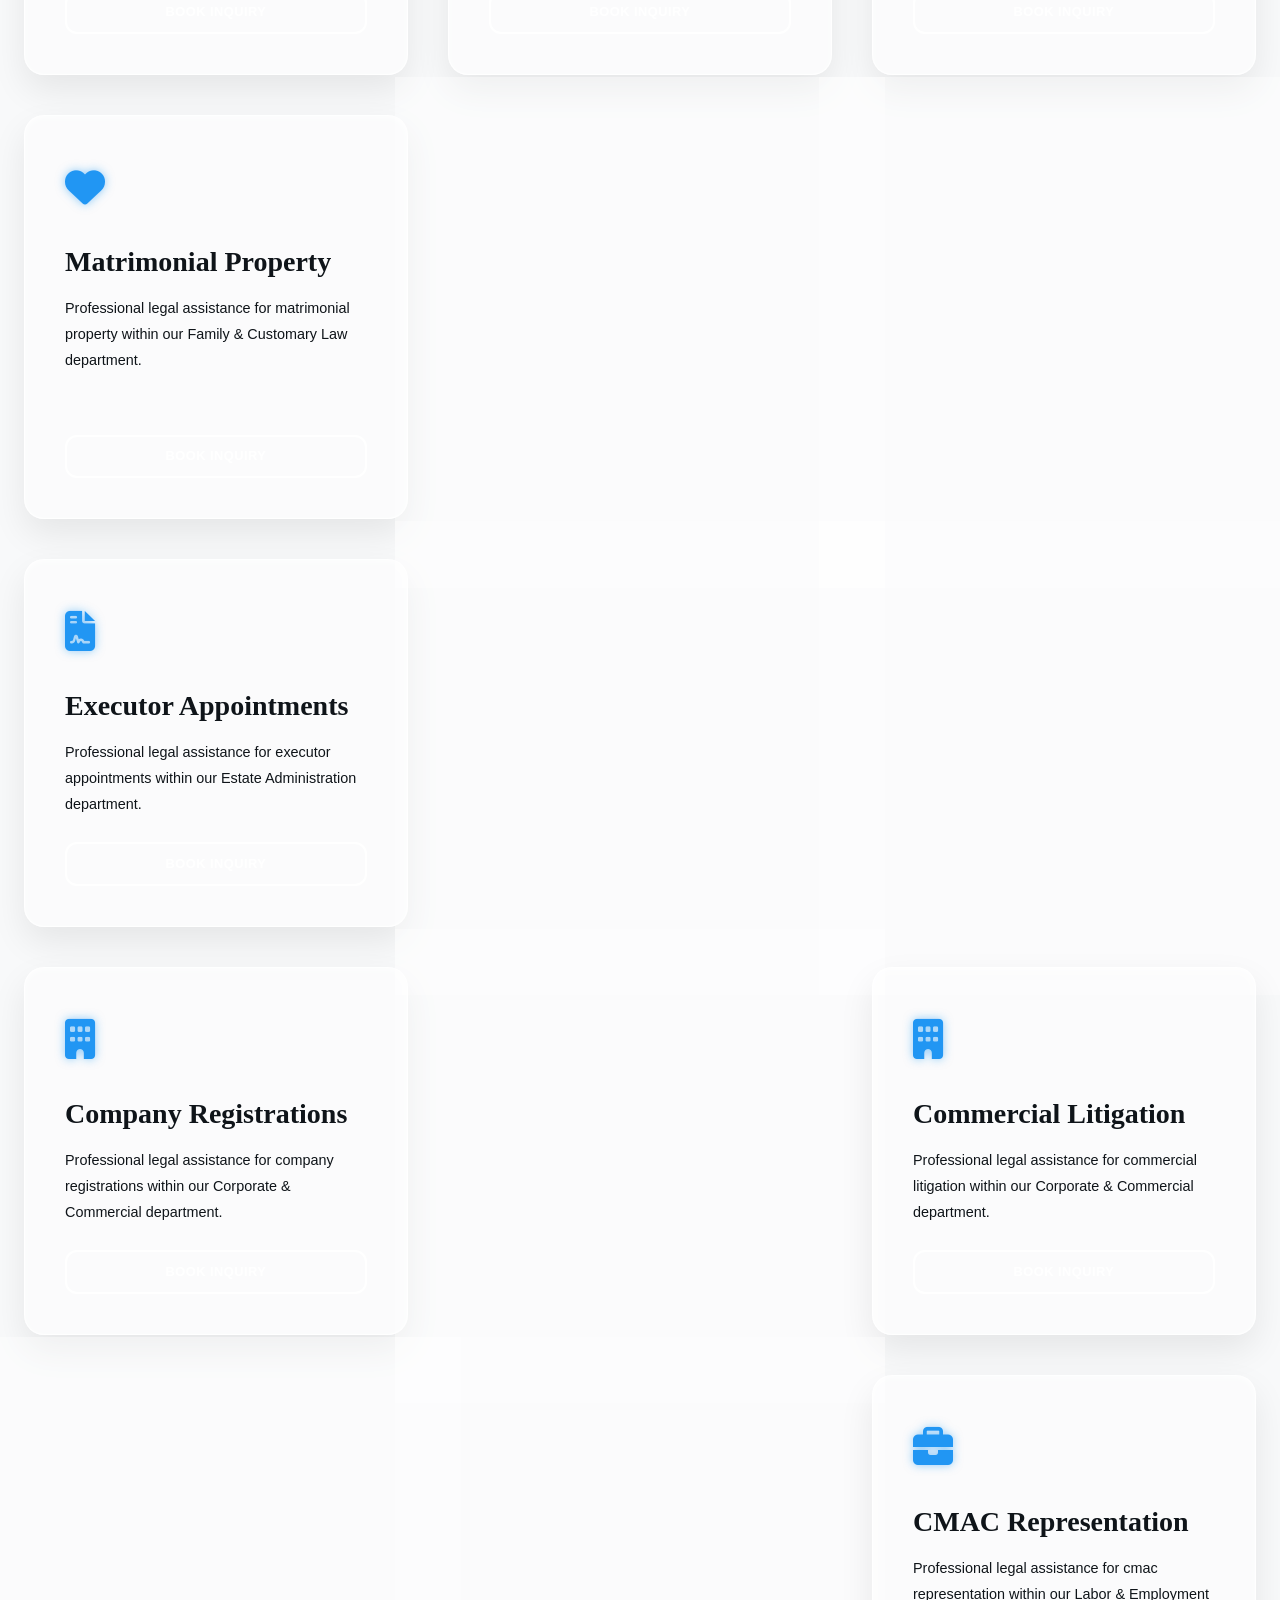
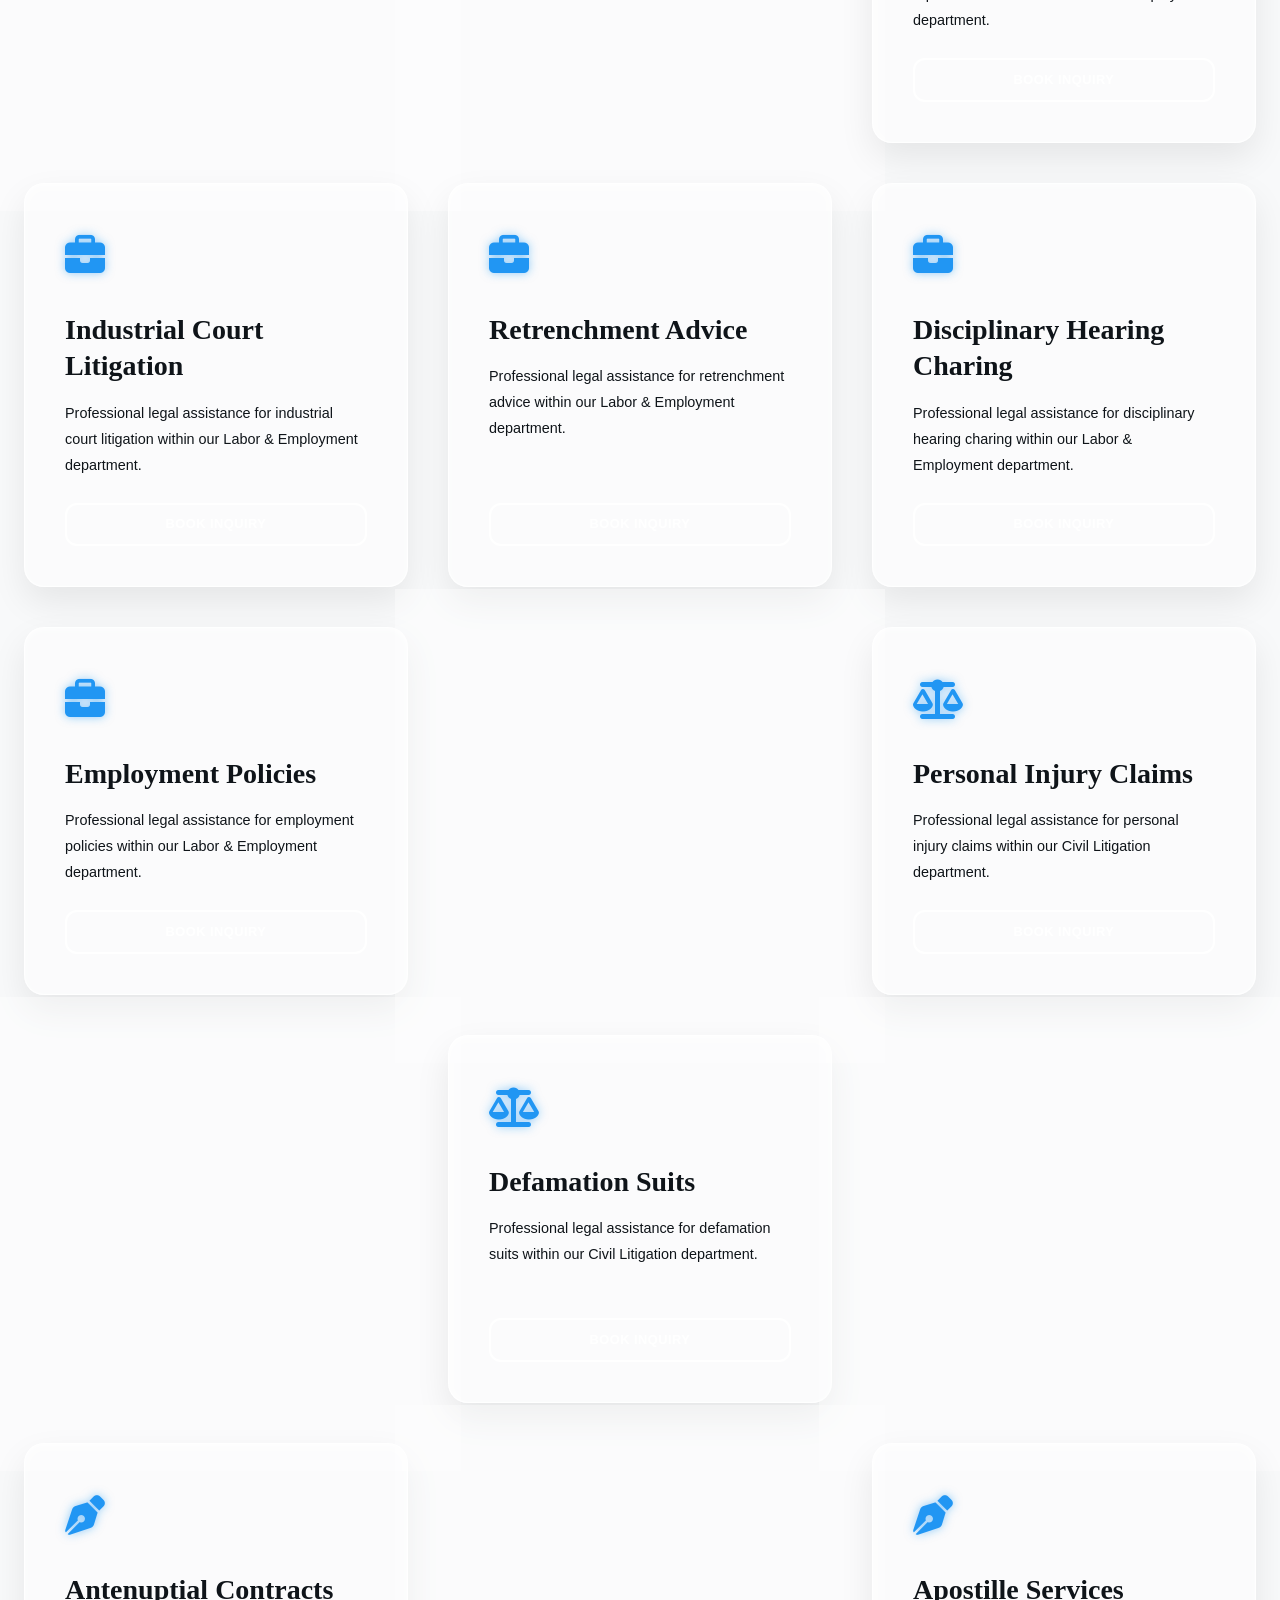
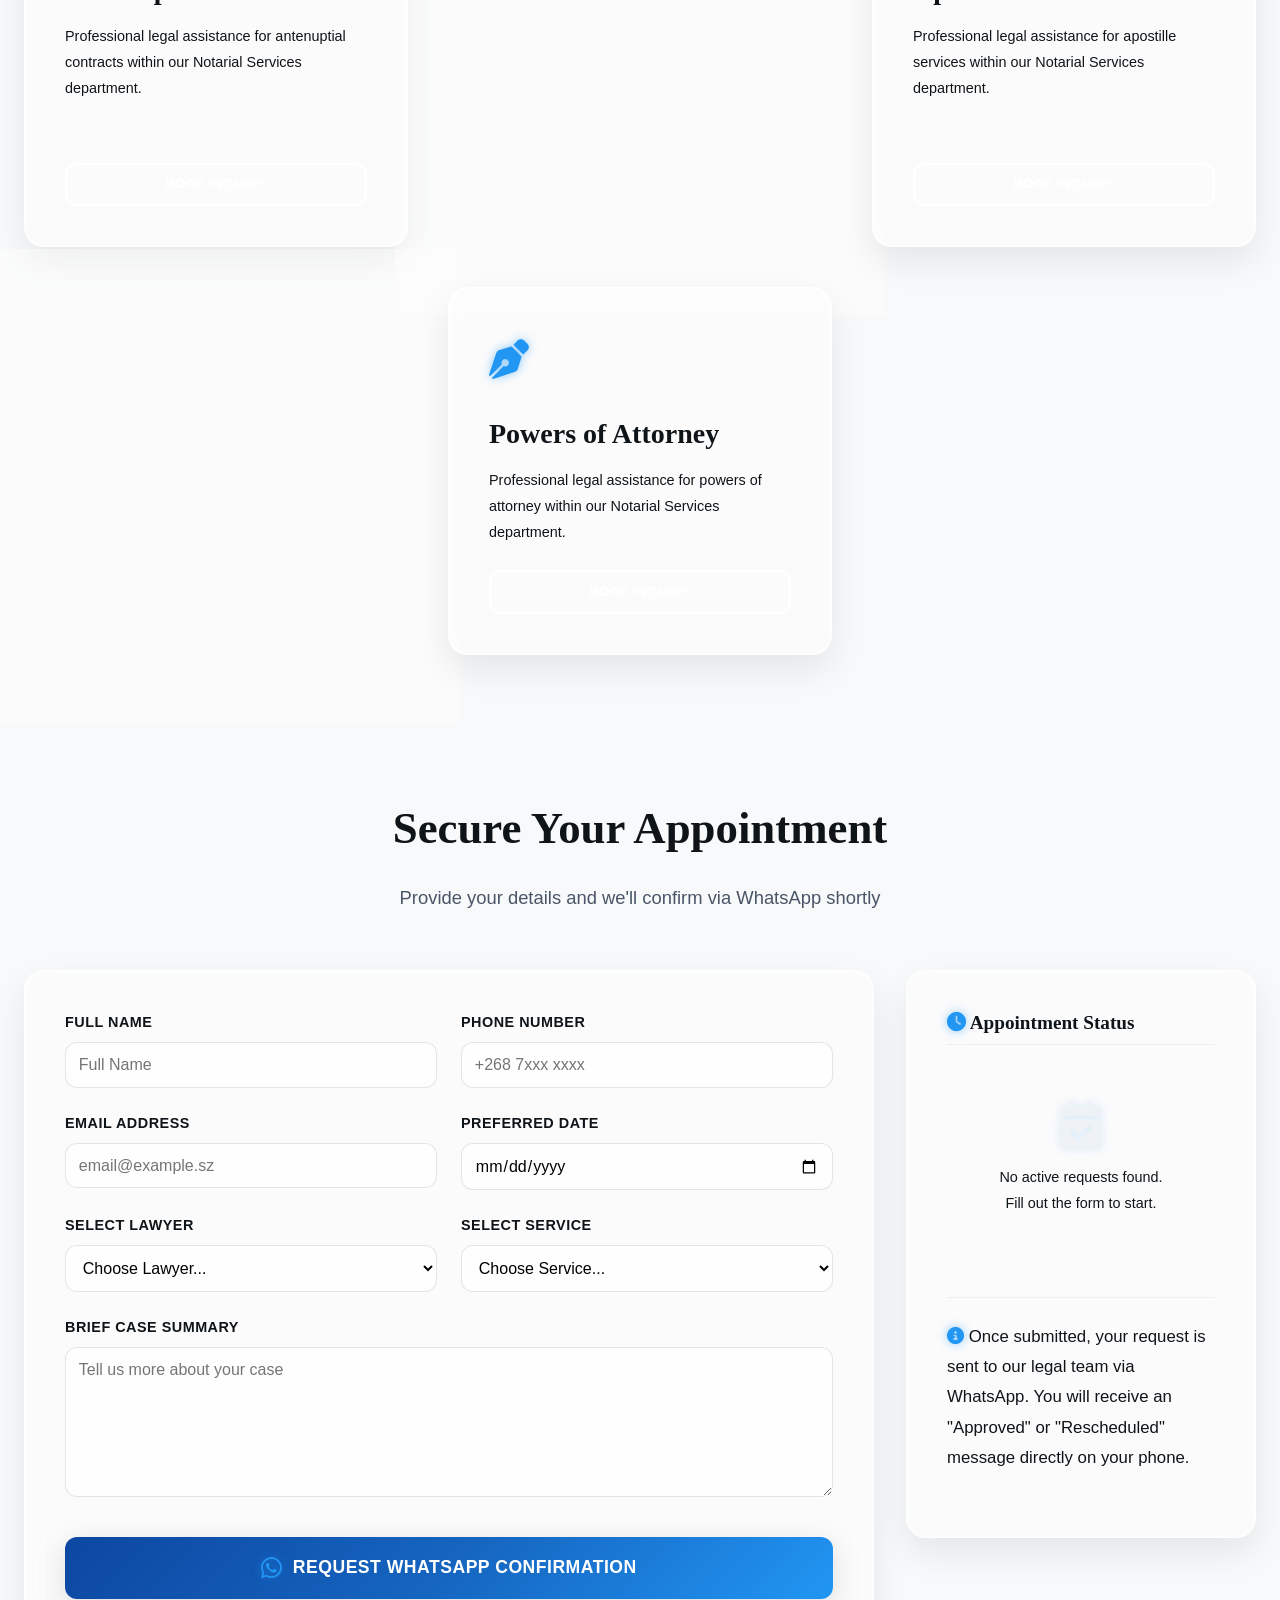
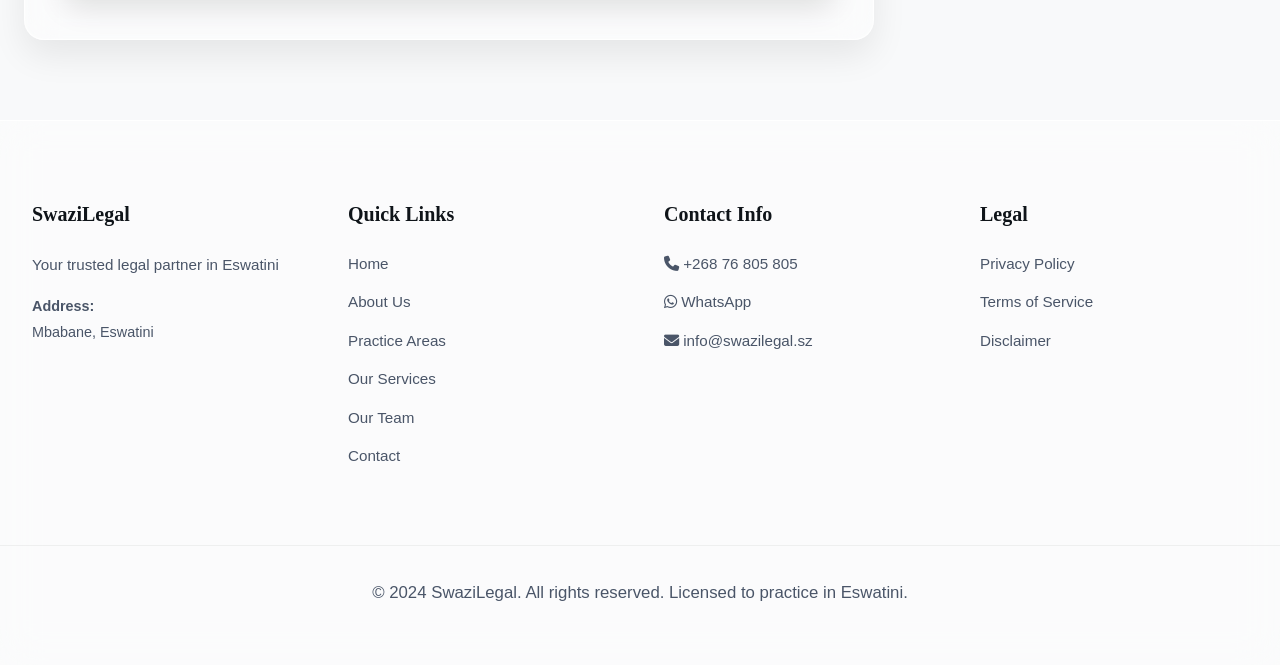
<file: SwaziLegal/services.html>
<!DOCTYPE html>
<html lang="en">

<head>
    <meta charset="UTF-8">
    <meta name="viewport" content="width=device-width, initial-scale=1.0">
    <meta name="description" content="Explore the comprehensive legal services offered by SwaziLegal in Eswatini.">
    <title>Our Services - SwaziLegal</title>
    <link rel="icon" type="image/png" href="images/logo.png">
    <link rel="stylesheet" href="https://cdnjs.cloudflare.com/ajax/libs/font-awesome/6.4.0/css/all.min.css">
    <link rel="stylesheet" href="css/style.css">
</head>

<body>
    <header>
        <div class="header-container">
            <a href="index.html" class="logo" style="display: flex; align-items: center; text-decoration: none; gap: 1rem;">
                <img src="images/logo.png" alt="SwaziLegal Logo" style="height: 50px; width: auto;">
                <span style="color: var(--primary-dark); font-weight: 700; font-size: 1.3rem;">SwaziLegal</span>
            </a>
            <nav>
                <ul id="nav-menu">
                    <li><a href="index.html">Home</a></li>
                    <li><a href="about.html">About</a></li>
                    <li><a href="practices.html">Practice Areas</a></li>
                    <li><a href="services.html">Services</a></li>
                    <li><a href="team.html">Our Team</a></li>
                    <li><a href="contact.html">Contact</a></li>
                </ul>
            </nav>
        </div>
    </header>

    <!-- HERO SECTION -->
    <section class="hero" style="background-image: url('images/hero/Hero.jpeg'); min-height: 40vh; height: 40vh;">
        <div class="hero-content">
            <h1 style="color: white;" class="text-reveal">Our <span class="accent">Services</span></h1>
            <p style="color: rgba(255,255,255,0.9);" class="text-reveal">
                Comprehensive legal solutions tailored to your specific needs
            </p>
        </div>
        <div class="hero-gradient-bottom"></div>

    </section>

    <!-- SERVICES GRID SECTION -->
    <div class="section-container overlap-section">
        <div class="masonry-grid" id="services-grid">
            <!-- Dynamically loaded from JSON -->
        </div>
    </div>

    <!-- WHATSAPP BOOKING SECTION -->
    <section id="booking-section" style="padding: 5rem 1.5rem; position: relative; overflow: hidden;">
        <div class="section-container">
            <div class="section-title">
                <h2 class="text-reveal">Secure Your Appointment</h2>
                <p class="section-subtitle text-reveal">Provide your details and we'll confirm via WhatsApp shortly</p>
            </div>

            <div style="display: grid; grid-template-columns: 1fr 350px; gap: 2rem; align-items: start;">
                <!-- Booking Form -->
                <div class="premium-glass" style="padding: 3rem; color: var(--primary-dark);">
                    <form id="whatsapp-booking-form">
                        <div style="display: grid; grid-template-columns: 1fr 1fr; gap: 1.5rem; margin-bottom: 1.5rem;">
                            <div>
                                <label style="display: block; margin-bottom: 0.5rem; font-weight: 600;">Full Name</label>
                                <input type="text" id="booking-name" required placeholder="Full Name" 
                                    style="width: 100%; padding: 0.8rem; border-radius: 12px; border: 1px solid rgba(0,0,0,0.1); background: rgba(255,255,255,0.6);">
                            </div>
                            <div>
                                <label style="display: block; margin-bottom: 0.5rem; font-weight: 600;">Phone Number</label>
                                <input type="tel" id="booking-phone" required placeholder="+268 7xxx xxxx" 
                                    style="width: 100%; padding: 0.8rem; border-radius: 12px; border: 1px solid rgba(0,0,0,0.1); background: rgba(255,255,255,0.6);">
                            </div>
                        </div>

                        <div style="display: grid; grid-template-columns: 1fr 1fr; gap: 1.5rem; margin-bottom: 1.5rem;">
                            <div>
                                <label style="display: block; margin-bottom: 0.5rem; font-weight: 600;">Email Address</label>
                                <input type="email" id="booking-email" required placeholder="email@example.sz" 
                                    style="width: 100%; padding: 0.8rem; border-radius: 12px; border: 1px solid rgba(0,0,0,0.1); background: rgba(255,255,255,0.6);">
                            </div>
                            <div>
                                <label style="display: block; margin-bottom: 0.5rem; font-weight: 600;">Preferred Date</label>
                                <input type="date" id="booking-date" required
                                    style="width: 100%; padding: 0.8rem; border-radius: 12px; border: 1px solid rgba(0,0,0,0.1); background: rgba(255,255,255,0.6);">
                            </div>
                        </div>

                        <div style="display: grid; grid-template-columns: 1fr 1fr; gap: 1.5rem; margin-bottom: 1.5rem;">
                            <div>
                                <label style="display: block; margin-bottom: 0.5rem; font-weight: 600;">Select Lawyer</label>
                                <select id="booking-lawyer" required
                                    style="width: 100%; padding: 0.8rem; border-radius: 12px; border: 1px solid rgba(0,0,0,0.1); background: rgba(255,255,255,0.6);">
                                    <option value="">Choose Lawyer...</option>
                                </select>
                            </div>
                            <div>
                                <label style="display: block; margin-bottom: 0.5rem; font-weight: 600;">Select Service</label>
                                <select id="booking-service" required
                                    style="width: 100%; padding: 0.8rem; border-radius: 12px; border: 1px solid rgba(0,0,0,0.1); background: rgba(255,255,255,0.6);">
                                    <option value="">Choose Service...</option>
                                </select>
                            </div>
                        </div>

                        <div style="margin-bottom: 2rem;">
                            <label style="display: block; margin-bottom: 0.5rem; font-weight: 600;">Brief Case Summary</label>
                            <textarea id="booking-message" rows="3" placeholder="Tell us more about your case"
                                style="width: 100%; padding: 0.8rem; border-radius: 12px; border: 1px solid rgba(0,0,0,0.1); background: rgba(255,255,255,0.6);"></textarea>
                        </div>

                        <button type="submit" class="btn btn-primary" style="width: 100%; padding: 1.2rem; font-size: 1.1rem; border-radius: 12px; display: flex; align-items: center; justify-content: center; gap: 10px;">
                            <i class="fab fa-whatsapp" style="font-size: 1.5rem;"></i> Request WhatsApp Confirmation
                        </button>
                    </form>
                </div>

                <!-- Appointment Status Sidecard -->
                <div class="premium-glass" style="padding: 2rem; color: var(--primary-dark); height: fit-content;">
                    <h3 style="margin-bottom: 1.5rem; font-size: 1.2rem; border-bottom: 1px solid rgba(0,0,0,0.05); padding-bottom: 0.5rem;">
                        <i class="fas fa-clock"></i> Appointment Status
                    </h3>
                    <div id="appointment-tracker-ui">
                        <div style="text-align: center; padding: 2rem 1rem;">
                            <i class="fas fa-calendar-check" style="font-size: 3rem; color: var(--gray-medium); opacity: 0.3; margin-bottom: 1rem;"></i>
                            <p style="color: var(--gray-dark); font-size: 0.9rem;">No active requests found.<br>Fill out the form to start.</p>
                        </div>
                    </div>
                    
                    <div style="margin-top: 1.5rem; padding-top: 1.5rem; border-top: 1px solid rgba(0,0,0,0.05); font-size: 0.8rem; color: var(--gray-medium);">
                        <p><i class="fas fa-info-circle"></i> Once submitted, your request is sent to our legal team via WhatsApp. You will receive an "Approved" or "Rescheduled" message directly on your phone.</p>
                    </div>
                </div>
            </div>
        </div>
    </section>

    <!-- FOOTER -->
    <footer>
        <footer-container>
            <div class="footer-grid">
                <div class="footer-section">
                    <h4>SwaziLegal</h4>
                    <p style="color: rgba(255,255,255,0.8); margin-bottom: 1rem;">
                        Your trusted legal partner in Eswatini
                    </p>
                    <p style="font-size: 0.9rem; color: rgba(255,255,255,0.6);">
                        <strong>Address:</strong><br>
                        Mbabane, Eswatini
                    </p>
                </div>
                <div class="footer-section">
                    <h4>Quick Links</h4>
                    <ul>
                        <li><a href="index.html">Home</a></li>
                        <li><a href="about.html">About Us</a></li>
                        <li><a href="practices.html">Practice Areas</a></li>
                        <li><a href="services.html">Our Services</a></li>
                        <li><a href="team.html">Our Team</a></li>
                        <li><a href="contact.html">Contact</a></li>
                    </ul>
                </div>
                <div class="footer-section">
                    <h4>Contact Info</h4>
                    <ul>
                        <li><a href="tel:+26878132527"><i class="fas fa-phone"></i> +268 76 805 805</a></li>
                        <li><a href="https://wa.me/26878132527" target="_blank"><i class="fab fa-whatsapp"></i>
                                WhatsApp</a></li>
                        <li><a href="mailto:info@swazilegal.sz"><i class="fas fa-envelope"></i> info@swazilegal.sz</a>
                        </li>
                    </ul>
                </div>
                <div class="footer-section">
                    <h4>Legal</h4>
                    <ul>
                        <li><a href="privacy.html">Privacy Policy</a></li>
                        <li><a href="privacy.html">Terms of Service</a></li>
                        <li><a href="privacy.html">Disclaimer</a></li>
                    </ul>
                </div>
            </div>
            <div class="footer-bottom">
                <p>&copy; 2024 SwaziLegal. All rights reserved. Licensed to practice in Eswatini.</p>
            </div>
        </footer-container>
    </footer>

    <script src="js/main.js"></script>
    <script src="js/scroll-animations.js"></script>
</body>

</html>
</file>
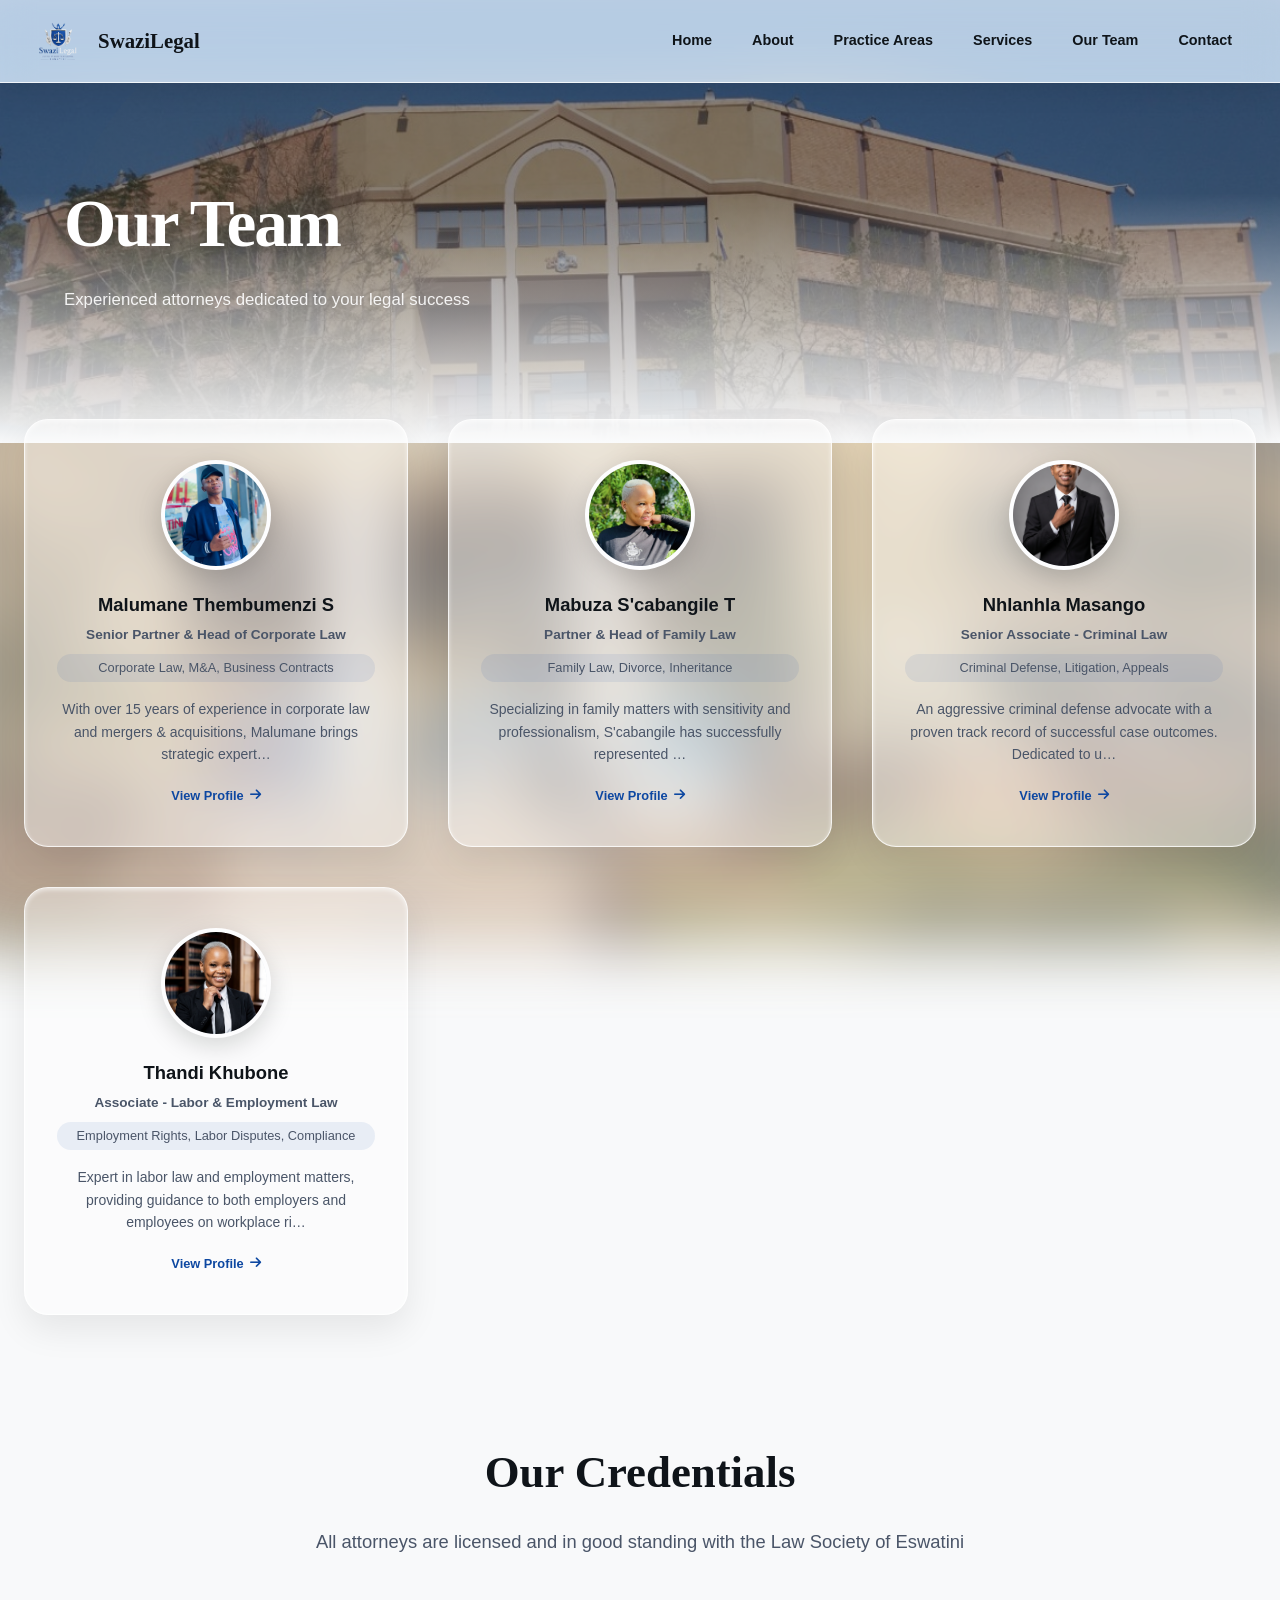
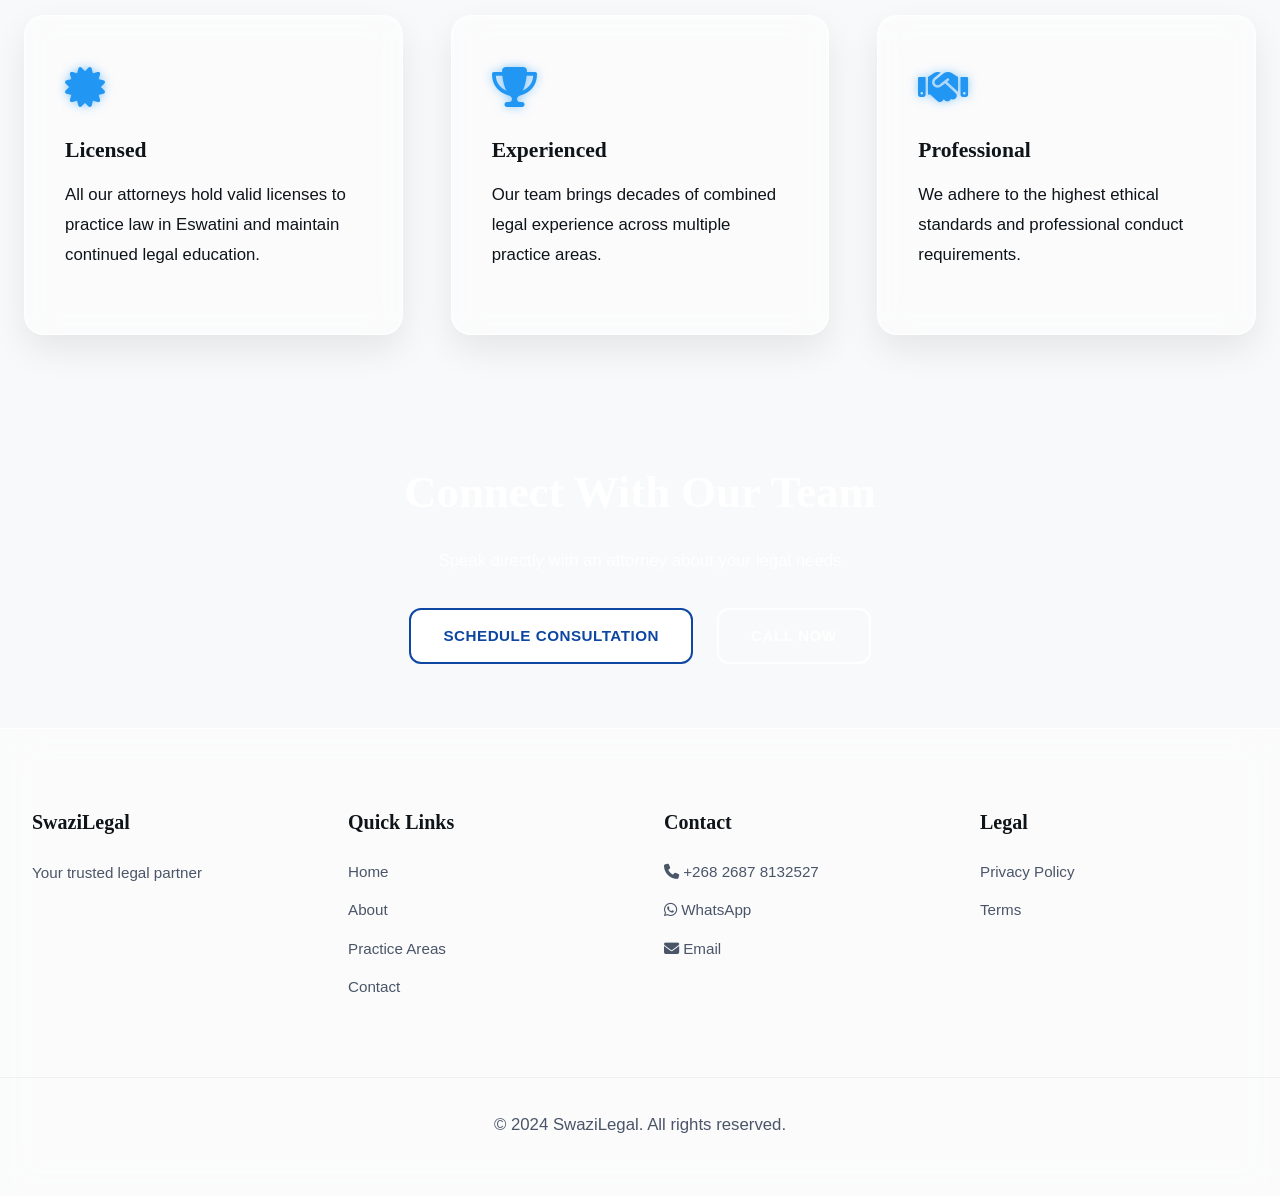
<file: SwaziLegal/team.html>
<!DOCTYPE html>
<html lang="en">

<head>
    <meta charset="UTF-8">
    <meta name="viewport" content="width=device-width, initial-scale=1.0">
    <meta name="description" content="Meet our team of experienced attorneys at SwaziLegal">
    <title>Our Team - SwaziLegal</title>
    <link rel="icon" type="image/png" href="images/logo.png">
    <link rel="stylesheet" href="https://cdnjs.cloudflare.com/ajax/libs/font-awesome/6.4.0/css/all.min.css">
    <link rel="stylesheet" href="css/style.css">
</head>

<body>
    <header>
        <div class="header-container">
            <a href="index.html" class="logo" style="display: flex; align-items: center; text-decoration: none; gap: 1rem;">
                <img src="images/logo.png" alt="SwaziLegal Logo" style="height: 50px; width: auto;">
                <span style="color: var(--primary-dark); font-weight: 700; font-size: 1.3rem;">SwaziLegal</span>
            </a>
            <nav>
                <ul id="nav-menu">
                    <li><a href="index.html">Home</a></li>
                    <li><a href="about.html">About</a></li>
                    <li><a href="practices.html">Practice Areas</a></li>
                    <li><a href="services.html">Services</a></li>
                    <li><a href="team.html">Our Team</a></li>
                    <li><a href="contact.html">Contact</a></li>
                </ul>
            </nav>
        </div>
    </header>

    <!-- HERO SECTION -->
    <section class="hero" style="background-image: url('images/hero/Hero.jpeg'); min-height: 40vh; height: 40vh;">
        <div class="hero-content">
            <h1 style="color: white;" class="text-reveal">Our Team</h1>
            <p style="color: rgba(255,255,255,0.9);" class="text-reveal">
                Experienced attorneys dedicated to your legal success
            </p>
        </div>
        <div class="hero-gradient-bottom"></div>
        <div class="hero-floating-card right text-reveal">
            <div style="display: flex; align-items: center; gap: 10px; margin-bottom: 5px;">
                <div class="mockup-avatar"
                    style="background-image: url('https://randomuser.me/api/portraits/women/68.jpg'); background-size: cover; width: 24px; height: 24px; border: none; margin: 0;">
                </div>
                <div class="mockup-avatar"
                    style="background-image: url('https://randomuser.me/api/portraits/men/22.jpg'); background-size: cover; width: 24px; height: 24px; border: none; margin: 0; margin-left: -10px;">
                </div>
                <div class="mockup-avatar"
                    style="background-image: url('https://randomuser.me/api/portraits/women/44.jpg'); background-size: cover; width: 24px; height: 24px; border: none; margin: 0; margin-left: -10px;">
                </div>
            </div>
            <div style="font-size: 0.8rem; color: rgba(255,255,255,0.8); margin-top: 5px;">Elite Legal Experts</div>
        </div>
    </section>

    <!-- TEAM MEMBERS DISPLAY -->
    <div class="section-container overlap-section">
        <div class="masonry-grid" id="team-full-list">
            <!-- Loaded from JSON -->
        </div>
    </div>

    <!-- TEAM MEMBER DETAIL MODAL -->
    <div id="team-modal"
        style="display: none; position: fixed; top: 0; left: 0; width: 100%; height: 100%; background: rgba(0,0,0,0.5); backdrop-filter: blur(8px); -webkit-backdrop-filter: blur(8px); z-index: 2000; align-items: center; justify-content: center;">
        <div style="background: rgba(255,255,255,0.55); backdrop-filter: blur(20px); -webkit-backdrop-filter: blur(20px); border: 1px solid rgba(255,255,255,0.9); border-radius: 28px; padding: 2.5rem; max-width: 560px; width: 90%; max-height: 90vh; overflow-y: auto; box-shadow: 0 30px 70px rgba(0,0,0,0.2);">
            <button id="close-modal"
                style="background: rgba(0,0,0,0.08); border: none; font-size: 1.1rem; cursor: pointer; float: right; width: 36px; height: 36px; border-radius: 50%; display: flex; align-items: center; justify-content: center; transition: background 0.2s ease;">✕</button>
            <div id="modal-content"></div>
        </div>
    </div>

    <!-- CREDENTIALS SECTION -->
    <section
        style="background: linear-gradient(135deg, rgba(13, 71, 161, 0.05) 0%, rgba(33, 150, 243, 0.03) 100%); padding: 4rem 1.5rem; position: relative;">
        <div class="section-container">
            <div class="section-title">
                <h2>Our Credentials</h2>
                <p class="section-subtitle">All attorneys are licensed and in good standing with the Law Society of
                    Eswatini</p>
            </div>
            <div class="grid grid-3">
                <div class="glass-card">
                    <div style="font-size: 2.5rem; margin-bottom: 1rem; color: var(--accent-gold);"><i
                            class="fas fa-certificate"></i></div>
                    <h4 style="color: var(--primary-dark); margin-bottom: 1rem;">Licensed</h4>
                    <p style="color: var(--gray-dark);">All our attorneys hold valid licenses to practice law in
                        Eswatini and maintain continued legal education.</p>
                </div>
                <div class="glass-card">
                    <div style="font-size: 2.5rem; margin-bottom: 1rem; color: var(--accent-light-blue);"><i
                            class="fas fa-trophy"></i></div>
                    <h4 style="color: var(--primary-dark); margin-bottom: 1rem;">Experienced</h4>
                    <p style="color: var(--gray-dark);">Our team brings decades of combined legal experience across
                        multiple practice areas.</p>
                </div>
                <div class="glass-card">
                    <div style="font-size: 2.5rem; margin-bottom: 1rem; color: #4CAF50;"><i
                            class="fas fa-handshake"></i></div>
                    <h4 style="color: var(--primary-dark); margin-bottom: 1rem;">Professional</h4>
                    <p style="color: var(--gray-dark);">We adhere to the highest ethical standards and professional
                        conduct requirements.</p>
                </div>
            </div>
        </div>
    </section>

    <!-- CONTACT TEAM -->
    <section style="background: var(--gradient-subtle); padding: 4rem 1.5rem;">
        <div class="section-container text-center">
            <h2 style="color: white; margin-bottom: 1.5rem;">Connect With Our Team</h2>
            <p style="color: rgba(255,255,255,0.9); margin-bottom: 2rem;">
                Speak directly with an attorney about your legal needs
            </p>
            <div style="display: flex; gap: 1.5rem; justify-content: center; flex-wrap: wrap;">
                <a href="contact.html" class="btn btn-secondary">Schedule Consultation</a>
                <a href="tel:+26878132527" class="btn btn-outlined">Call Now</a>
            </div>
        </div>
    </section>

    <!-- FOOTER -->
    <footer>
        <footer-container>
            <div class="footer-grid">
                <div class="footer-section">
                    <h4>SwaziLegal</h4>
                    <p style="color: rgba(255,255,255,0.8);">Your trusted legal partner</p>
                </div>
                <div class="footer-section">
                    <h4>Quick Links</h4>
                    <ul>
                        <li><a href="index.html">Home</a></li>
                        <li><a href="about.html">About</a></li>
                        <li><a href="practices.html">Practice Areas</a></li>
                        <li><a href="contact.html">Contact</a></li>
                    </ul>
                </div>
                <div class="footer-section">
                    <h4>Contact</h4>
                    <ul>
                        <li><a href="tel:+26878132527"><i class="fas fa-phone"></i> +268 2687 8132527</a></li>
                        <li><a href="https://wa.me/26878132527"><i class="fab fa-whatsapp"></i> WhatsApp</a></li>
                        <li><a href="mailto:info@swazilegal.sz"><i class="fas fa-envelope"></i> Email</a></li>
                    </ul>
                </div>
                <div class="footer-section">
                    <h4>Legal</h4>
                    <ul>
                        <li><a href="privacy.html">Privacy Policy</a></li>
                        <li><a href="privacy.html">Terms</a></li>
                    </ul>
                </div>
            </div>
            <div class="footer-bottom">
                <p>&copy; 2024 SwaziLegal. All rights reserved.</p>
            </div>
        </footer-container>
    </footer>

    <script src="js/main.js"></script>
</body>

</html>
</file>
<file: SwaziLegal/css/style.css>
/* =====================================
   SwaziLegal - Professional Law Firm
   Premium Design with Glassmorphism,
   Parallax & Text Reveal Animations
   ===================================== */

/* Font Awesome CDN - Add to HTML head */
/* <link rel="stylesheet" href="https://cdnjs.cloudflare.com/ajax/libs/font-awesome/6.4.0/css/all.min.css"> */

/* Root Variables - Premium Color Scheme */
:root {
  /* Primary Colors - Professional Legal Palette */
  --primary-dark: #0f1419;
  --primary-light: #1a2642;
  --primary-blue: #0d47a1;
  --secondary-blue: #1565c0;
  --accent-gold: #d4af37;
  --accent-light-blue: #2196f3;

  /* Neutral Colors */
  --white: #ffffff;
  --white-off: #f8f9fa;
  --gray-light: #e8eef5;
  --gray-medium: #d0dae8;
  --gray-dark: #4a5568;

  /* Gradients */
  --gradient-primary: linear-gradient(135deg, #0f1419 0%, #1a2642 50%, #0d47a1 100%);
  --gradient-accent: linear-gradient(135deg, #0d47a1 0%, #1565c0 50%, #2196f3 100%);
  --gradient-gold: linear-gradient(135deg, #d4af37 0%, #f0d896 100%);
  --gradient-subtle: linear-gradient(135deg, rgba(13, 71, 161, 0.95) 0%, rgba(21, 101, 192, 0.95) 100%);
  --gradient-overlay: linear-gradient(135deg, rgba(15, 20, 25, 0.85) 0%, rgba(26, 38, 66, 0.85) 100%);

  /* Spacing */
  --spacing-xs: 0.5rem;
  --spacing-sm: 1rem;
  --spacing-md: 1.5rem;
  --spacing-lg: 2rem;
  --spacing-xl: 3rem;
  --spacing-2xl: 4rem;

  /* Typography */
  --font-primary: 'Georgia', 'Garamond', serif;
  --font-secondary: 'Segoe UI', 'Roboto', 'Helvetica', sans-serif;
  --font-size-base: 16px;
  --line-height-base: 1.6;

  /* Effects */
  --shadow-soft: 0 4px 15px rgba(0, 0, 0, 0.08);
  --shadow-medium: 0 8px 30px rgba(0, 0, 0, 0.12);
  --shadow-hard: 0 12px 50px rgba(0, 0, 0, 0.15);
  --shadow-inset: inset 0 2px 4px rgba(255, 255, 255, 0.1);

  /* Transitions */
  --transition-fast: 0.2s ease-in-out;
  --transition-smooth: 0.4s ease-in-out;
  --transition-slow: 0.8s ease-in-out;

  /* Border Radius */
  --radius-sm: 8px;
  --radius-md: 12px;
  --radius-lg: 16px;
  --radius-xl: 24px;
}

/* ===== RESET & BASE STYLES ===== */
* {
  margin: 0;
  padding: 0;
  box-sizing: border-box;
}

html {
  scroll-behavior: smooth;
  font-size: var(--font-size-base);
}

body {
  font-family: var(--font-secondary);
  color: var(--primary-dark);
  background: var(--white-off);
  line-height: var(--line-height-base);
  min-height: 100vh;
  position: relative;
  overflow-x: hidden;
}

/* ===== TYPOGRAPHY ===== */
h1,
h2,
h3,
h4,
h5,
h6 {
  font-family: var(--font-primary);
  font-weight: 700;
  line-height: 1.3;
  margin-bottom: var(--spacing-md);
  color: var(--primary-dark);
}

h1 {
  font-size: 3.5rem;
  letter-spacing: -1px;
  font-weight: 800;
}

h2 {
  font-size: 2.8rem;
  color: var(--primary-dark);
  margin-bottom: var(--spacing-lg);
  font-weight: 800;
}

h3 {
  font-size: 1.75rem;
  color: var(--primary-blue);
  font-weight: 700;
}

h4 {
  font-size: 1.35rem;
  color: var(--primary-dark);
  font-weight: 600;
}

p {
  font-size: 1.05rem;
  line-height: 1.8;
  color: var(--gray-dark);
  margin-bottom: var(--spacing-md);
}

a {
  color: var(--primary-blue);
  text-decoration: none;
  transition: color var(--transition-fast);
}

a:hover {
  color: var(--accent-light-blue);
}

/* ===== TEXT REVEAL ANIMATION ===== */
@keyframes textReveal {
  0% {
    opacity: 0;
    transform: translateY(30px);
  }

  100% {
    opacity: 1;
    transform: translateY(0);
  }
}

.text-reveal {
  animation: textReveal 0.8s ease-out forwards;
  opacity: 0;
}

.text-reveal.visible {
  opacity: 1;
}

/* Stagger animation for multiple elements */
.text-reveal:nth-child(1) {
  animation-delay: 0.1s;
}

.text-reveal:nth-child(2) {
  animation-delay: 0.2s;
}

.text-reveal:nth-child(3) {
  animation-delay: 0.3s;
}

.text-reveal:nth-child(4) {
  animation-delay: 0.4s;
}

.text-reveal:nth-child(5) {
  animation-delay: 0.5s;
}

/* ===== GLASSMORPHISM EFFECTS ===== */
.glass {
  background: rgba(255, 255, 255, 0.12);
  backdrop-filter: blur(12px);
  -webkit-backdrop-filter: blur(12px);
  border: 1px solid rgba(255, 255, 255, 0.25);
  border-radius: var(--radius-lg);
  box-shadow:
    0 8px 32px rgba(31, 38, 135, 0.37),
    inset 0 1px 1px rgba(255, 255, 255, 0.2);
}

.glass-strong {
  background: rgba(255, 255, 255, 0.15);
  backdrop-filter: blur(20px);
  -webkit-backdrop-filter: blur(20px);
  border: 1px solid rgba(255, 255, 255, 0.3);
  box-shadow:
    0 12px 40px rgba(31, 38, 135, 0.45),
    inset 0 1px 1px rgba(255, 255, 255, 0.2);
}

.glass-dark {
  background: rgba(15, 20, 25, 0.4);
  backdrop-filter: blur(15px);
  -webkit-backdrop-filter: blur(15px);
  border: 1px solid rgba(255, 255, 255, 0.15);
  box-shadow: 0 8px 32px rgba(0, 0, 0, 0.2);
}

/* ===== CLAYMORPHISM EFFECTS ===== */
.clay {
  background: var(--gradient-clay);
  border-radius: var(--radius-lg);
  box-shadow:
    0 4px 8px rgba(0, 0, 0, 0.1),
    -2px -2px 8px rgba(255, 255, 255, 0.2),
    inset 0 1px 2px rgba(255, 255, 255, 0.3);
  position: relative;
  overflow: hidden;
}

.clay::before {
  content: '';
  position: absolute;
  top: 0;
  left: 0;
  width: 100%;
  height: 100%;
  background: radial-gradient(circle at 20% 20%, rgba(255, 255, 255, 0.4), transparent 50%);
  pointer-events: none;
}

/* ===== MINIMALISM STYLES ===== */
.minimal {
  padding: var(--spacing-lg);
  background: rgba(255, 255, 255, 0.95);
  border-radius: var(--radius-lg);
  border: none;
  box-shadow: var(--shadow-soft);
  transition: all var(--transition-smooth);
}

.minimal:hover {
  box-shadow: var(--shadow-medium);
  transform: translateY(-2px);
}

/* ===== BUTTONS ===== */
.btn {
  display: inline-flex;
  align-items: center;
  justify-content: center;
  padding: 14px 32px;
  font-size: 0.95rem;
  font-weight: 700;
  border: none;
  border-radius: var(--radius-md);
  cursor: pointer;
  transition: all var(--transition-smooth);
  text-transform: uppercase;
  letter-spacing: 0.5px;
  position: relative;
  overflow: hidden;
  gap: 8px;
}

.btn i {
  font-size: 1.1rem;
}

.btn::before {
  content: '';
  position: absolute;
  top: 0;
  left: -100%;
  width: 100%;
  height: 100%;
  background: rgba(255, 255, 255, 0.2);
  transition: left var(--transition-fast);
  z-index: -1;
}

.btn:hover::before {
  left: 100%;
}

.btn-primary {
  background: var(--gradient-accent);
  color: var(--white);
  box-shadow: var(--shadow-medium);
}

.btn-primary:hover {
  transform: translateY(-3px);
  box-shadow: var(--shadow-hard);
}

.btn-secondary {
  background: rgba(255, 255, 255, 0.98);
  color: var(--primary-blue);
  border: 2px solid var(--primary-blue);
  font-weight: 700;
}

.btn-secondary:hover {
  background: var(--primary-blue);
  color: var(--white);
  box-shadow: var(--shadow-medium);
}

.btn-outlined {
  background: transparent;
  color: var(--white);
  border: 2px solid var(--white);
  font-weight: 700;
}

.btn-outlined:hover {
  background: var(--white);
  color: var(--primary-blue);
  box-shadow: var(--shadow-medium);
}

/* ===== HEADER & NAVIGATION ===== */
header {
  background: rgba(255, 255, 255, 0.4) !important;
  backdrop-filter: blur(16px) !important;
  -webkit-backdrop-filter: blur(16px) !important;
  border-bottom: 1px solid rgba(255, 255, 255, 0.8) !important;
  box-shadow: 0 4px 30px rgba(0, 0, 0, 0.1) !important;
  position: sticky;
  top: 0;
  z-index: 1000;
  padding: var(--spacing-sm) 0;
  transition: all var(--transition-smooth);
}

.header-container {
  max-width: 1400px;
  margin: 0 auto;
  padding: 0 var(--spacing-lg);
  display: flex;
  justify-content: space-between;
  align-items: center;
}

.logo {
  font-family: var(--font-primary);
  font-size: 1.6rem;
  font-weight: 700;
  color: var(--primary-dark) !important;
  display: flex;
  align-items: center;
  gap: var(--spacing-sm);
  transition: transform var(--transition-smooth);
}

.logo:hover {
  transform: scale(1.05);
}

.logo-icon {
  width: 40px;
  height: 40px;
  background: var(--gradient-accent);
  border-radius: var(--radius-md);
  display: flex;
  align-items: center;
  justify-content: center;
  color: var(--white);
  font-weight: 900;
  font-size: 1.25rem;
}

nav ul {
  display: flex;
  gap: 0.5rem;
  list-style: none;
}

nav a {
  color: var(--primary-dark) !important;
  font-weight: 600;
  font-size: 0.9rem;
  display: flex;
  align-items: center;
  gap: 8px;
  padding: 10px 16px;
  border-radius: 20px;
  transition: all 0.3s cubic-bezier(0.175, 0.885, 0.32, 1.275);
  position: relative;
  overflow: hidden;
}

nav a i {
  font-size: 1.1rem;
  color: var(--accent-blue);
  transition: transform 0.3s ease;
}

nav a:hover {
  background: rgba(255, 255, 255, 0.6);
  transform: translateY(-2px);
  box-shadow: 0 4px 15px rgba(0, 0, 0, 0.05);
}

nav a:hover i {
  transform: scale(1.2);
}

/* ===== HERO SECTION ===== */
.hero {
  position: relative;
  min-height: 100vh;
  display: flex;
  align-items: center;
  overflow: hidden;
  background: linear-gradient(rgba(15, 20, 25, 0.5), rgba(13, 71, 161, 0.4)),
    url('data:image/svg+xml,<svg xmlns="http://www.w3.org/2000/svg" viewBox="0 0 1200 800"><defs><linearGradient id="g1" x1="0%" y1="0%" x2="100%" y2="100%"><stop offset="0%%" style="stop-color:%230d47a1;stop-opacity:0.1" /><stop offset="100%%" style="stop-color:%231565c0;stop-opacity:0.2" /></linearGradient></defs><rect width="1200" height="800" fill="%23f8f9fa"/><circle cx="200" cy="300" r="300" fill="url(%23g1)" opacity="0.3"/><circle cx="900" cy="600" r="250" fill="url(%23g1)" opacity="0.2"/></svg>') center/cover;
  background-attachment: scroll;
  background-size: cover;
  background-position: center;
  background-repeat: no-repeat;
  will-change: background-position;
}

/* Hero with background image - add dark grey overlay */
.hero[style*="background-image"]::before {
  content: '';
  position: absolute;
  top: 0;
  left: 0;
  right: 0;
  bottom: 0;
  background: rgba(40, 40, 50, 0.55);
  z-index: 1;
  pointer-events: none;
}

/* Hero with background image */
.hero.has-background-image {
  background-attachment: scroll;
  background-size: cover;
  background-position: center;
  background-repeat: no-repeat;
}

.hero.has-background-image::after {
  background: linear-gradient(rgba(15, 20, 25, 0.7), rgba(13, 71, 161, 0.4));
  content: '';
  position: absolute;
  top: 0;
  left: 0;
  right: 0;
  bottom: 0;
  z-index: 0;
}

.hero::after {
  content: '';
  position: absolute;
  bottom: -20%;
  left: 5%;
  width: 500px;
  height: 500px;
  background: radial-gradient(circle, rgba(212, 175, 55, 0.08), transparent);
  border-radius: 50%;
  animation: float 14s ease-in-out infinite reverse;
  z-index: 0;
  pointer-events: none;
}

@keyframes float {

  0%,
  100% {
    transform: translateY(0px);
  }

  50% {
    transform: translateY(40px);
  }
}

.hero-content {
  max-width: 1400px;
  margin: 0 auto;
  width: 100%;
  z-index: 2;
  position: relative;
  padding: 0 var(--spacing-lg);
  pointer-events: auto;
}

.hero h1 {
  color: var(--white);
  margin-bottom: var(--spacing-md);
  font-size: 4.2rem;
  line-height: 1.1;
  text-shadow: 0 4px 25px rgba(0, 0, 0, 0.4);
  font-weight: 800;
  letter-spacing: -2px;
}

.hero h1 .accent {
  background: var(--gradient-accent);
  -webkit-background-clip: text;
  -webkit-text-fill-color: transparent;
  background-clip: text;
}

.hero-subtitle {
  color: rgba(255, 255, 255, 0.95);
  font-size: 1.4rem;
  max-width: 600px;
  margin-bottom: var(--spacing-xl);
  line-height: 1.8;
  font-weight: 300;
}

.hero-stats {
  display: grid;
  grid-template-columns: repeat(auto-fit, minmax(200px, 1fr));
  gap: var(--spacing-lg);
  margin-bottom: var(--spacing-2xl);
  max-width: 600px;
}

.stat-item {
  background: rgba(255, 255, 255, 0.08);
  backdrop-filter: blur(10px);
  padding: var(--spacing-md);
  border-radius: var(--radius-md);
  border: 1px solid rgba(255, 255, 255, 0.15);
}

.stat-number {
  font-size: 2rem;
  font-weight: 800;
  color: var(--accent-gold);
  display: block;
}

.stat-label {
  color: rgba(255, 255, 255, 0.8);
  font-size: 0.9rem;
  margin-top: var(--spacing-xs);
}

.hero-cta {
  display: flex;
  gap: var(--spacing-lg);
  margin-top: var(--spacing-xl);
  flex-wrap: wrap;
  position: relative;
  z-index: 3;
  pointer-events: auto;
}

.hero-cta .btn {
  pointer-events: auto;
  cursor: pointer;
}

/* ===== SECTIONS ===== */
section {
  padding: var(--spacing-2xl) var(--spacing-lg);
  position: relative;
}

.section-container {
  max-width: 1400px;
  margin: 0 auto;
  width: 100%;
  
}

.section-title {
  text-align: center;
  margin-bottom: 3.5rem;
}

.overlap-section .section-title {
  margin-bottom: 4rem;
}

.section-title h2 {
  font-size: 2.8rem;
  margin-bottom: var(--spacing-md);
  color: var(--primary-dark);
}

.section-subtitle {
  color: var(--gray-dark);
  font-size: 1.15rem;
  max-width: 700px;
  margin: 0 auto;
  line-height: 1.8;
}

/* Sticky Section Banner */
.section-banner {
  position: sticky;
  top: 80px;
  background: rgba(13, 71, 161, 0.15);
  backdrop-filter: blur(12px);
  -webkit-backdrop-filter: blur(12px);
  padding: var(--spacing-lg);
  border-radius: var(--radius-lg);
  margin-bottom: var(--spacing-2xl);
  z-index: 100;
  box-shadow:
    0 8px 32px rgba(31, 38, 135, 0.25),
    inset 0 1px 1px rgba(255, 255, 255, 0.1);
  border: 1px solid rgba(255, 255, 255, 0.2);
  border-bottom: 3px solid var(--accent-gold);
  will-change: transform;
  transform: translateZ(0);
  backface-visibility: hidden;
  -webkit-backface-visibility: hidden;
}

.section-banner h3 {
  color: var(--white);
  margin-bottom: var(--spacing-xs);
  display: flex;
  align-items: center;
  gap: var(--spacing-md);
  font-weight: 700;
  font-size: 1.3rem;
}

.section-banner p {
  color: rgba(255, 255, 255, 0.95);
  margin-bottom: 0;
}

.section-banner i {
  font-size: 1.5rem;
  color: var(--primary-blue);
  text-shadow: 0 2px 8px rgba(212, 175, 55, 0.3);
}

/* ===== GRID LAYOUTS ===== */
.grid {
  display: grid;
  gap: var(--spacing-xl);
  margin-top: var(--spacing-xl);
}

.grid-2 {
  grid-template-columns: repeat(auto-fit, minmax(280px, 1fr));
}

.grid-3 {
  grid-template-columns: repeat(auto-fit, minmax(300px, 1fr));
}

.grid-4 {
  grid-template-columns: repeat(auto-fit, minmax(250px, 1fr));
}

/* ===== CARDS ===== */
.card {
  background: rgba(255, 255, 255, 0.09);
  backdrop-filter: blur(12px);
  -webkit-backdrop-filter: blur(12px);
  border: 1px solid rgba(255, 255, 255, 0.25);
  border-radius: var(--radius-lg);
  overflow: hidden;
  transition: all var(--transition-smooth);
  box-shadow:
    0 8px 32px rgba(31, 38, 135, 0.2),
    inset 0 1px 1px rgba(255, 255, 255, 0.15);
  display: flex;
  flex-direction: column;
}

.card:hover {
  transform: translateY(-8px);
  background: rgba(255, 255, 255, 0.14);
  border-color: rgba(255, 255, 255, 0.4);
  box-shadow:
    0 12px 45px rgba(31, 38, 135, 0.3),
    inset 0 1px 1px rgba(255, 255, 255, 0.2);
}

.card-glass {
  background: rgba(255, 255, 255, 0.08);
  backdrop-filter: blur(14px);
  -webkit-backdrop-filter: blur(14px);
  border: 1.5px solid rgba(255, 255, 255, 0.3);
  color: var(--white);
  box-shadow:
    0 8px 32px rgba(31, 38, 135, 0.25),
    inset 0 1px 1px rgba(255, 255, 255, 0.2);
}

.card-glass:hover {
  background: rgba(255, 255, 255, 0.13);
  border-color: rgba(255, 255, 255, 0.5);
  box-shadow:
    0 12px 45px rgba(31, 38, 135, 0.3),
    inset 0 1px 1px rgba(255, 255, 255, 0.25);
}

.card-glass h3,
.card-glass h4 {
  color: var(--white);
}

/* ===== HERO FEATURE GRID ===== */
.hero-features-grid {
  display: grid;
  grid-template-columns: repeat(3, 1fr);
  gap: 2rem;
  margin-top: 2.5rem;
  animation: fadeInUp 0.8s ease-out;
}

/* ===== FEATURE GRID ===== */
.features-grid {
  display: grid;
  grid-template-columns: repeat(auto-fit, minmax(280px, 1fr));
  gap: 2.5rem;
  margin-top: 3rem;
  animation: fadeInUp 0.8s ease-out;
}

@keyframes fadeInUp {
  from {
    opacity: 0;
    transform: translateY(30px);
  }

  to {
    opacity: 1;
    transform: translateY(0);
  }
}

.feature-card {
  background: rgba(255, 255, 255, 0.08);
  backdrop-filter: blur(16px);
  -webkit-backdrop-filter: blur(16px);
  border: 1.5px solid rgba(255, 255, 255, 0.3);
  border-radius: 1.5rem;
  padding: 2.5rem 1.5rem;
  text-align: center;
  transition: all var(--transition-smooth);
  position: relative;
  overflow: hidden;
  animation: slideIn 0.6s ease-out backwards;
  box-shadow:
    0 10px 35px rgba(31, 38, 135, 0.2),
    inset 0 1px 1px rgba(255, 255, 255, 0.15);
}

.feature-card:nth-child(1) {
  animation-delay: 0.1s;
}

.feature-card:nth-child(2) {
  animation-delay: 0.15s;
}

.feature-card:nth-child(3) {
  animation-delay: 0.2s;
}

.feature-card:nth-child(4) {
  animation-delay: 0.25s;
}

.feature-card:nth-child(5) {
  animation-delay: 0.3s;
}

.feature-card:nth-child(6) {
  animation-delay: 0.35s;
}

.feature-card:nth-child(7) {
  animation-delay: 0.4s;
}

.feature-card:nth-child(8) {
  animation-delay: 0.45s;
}

.feature-card:nth-child(9) {
  animation-delay: 0.5s;
}

.feature-card:nth-child(10) {
  animation-delay: 0.55s;
}

.feature-card:nth-child(11) {
  animation-delay: 0.6s;
}

.feature-card:nth-child(12) {
  animation-delay: 0.65s;
}

.feature-card:nth-child(13) {
  animation-delay: 0.7s;
}

.feature-card:nth-child(14) {
  animation-delay: 0.75s;
}

.feature-card:nth-child(15) {
  animation-delay: 0.8s;
}

.feature-card:nth-child(16) {
  animation-delay: 0.85s;
}

@keyframes slideIn {
  from {
    opacity: 0;
    transform: translateY(20px);
  }

  to {
    opacity: 1;
    transform: translateY(0);
  }
}

.feature-card::before {
  content: '';
  position: absolute;
  top: 0;
  left: -100%;
  width: 100%;
  height: 100%;
  background: linear-gradient(90deg, transparent, rgba(255, 255, 255, 0.3), transparent);
  transition: left 0.6s ease;
}

.feature-card:hover {
  transform: translateY(-12px) scale(1.02);
  background: rgba(255, 255, 255, 0.15);
  border-color: rgba(255, 255, 255, 0.5);
  box-shadow:
    0 20px 50px rgba(31, 38, 135, 0.3),
    inset 0 1px 1px rgba(255, 255, 255, 0.25);
}

.feature-card:hover::before {
  left: 100%;
}

.feature-icon {
  font-size: 2.5rem;
  color: var(--primary-blue);
  margin-bottom: 1rem;
  display: inline-block;
  width: 70px;
  height: 70px;
  background: linear-gradient(135deg, rgba(13, 71, 161, 0.1), rgba(21, 101, 192, 0.1));
  border-radius: 50%;
  display: flex;
  align-items: center;
  justify-content: center;
  margin-left: auto;
  margin-right: auto;
  transition: all var(--transition-smooth);
}

.feature-card:hover .feature-icon {
  background: linear-gradient(135deg, rgba(13, 71, 161, 0.2), rgba(21, 101, 192, 0.2));
  transform: scale(1.15) rotateY(360deg);
  box-shadow: 0 10px 25px rgba(13, 71, 161, 0.2);
}

.feature-card h3 {
  color: var(--primary-blue);
  font-size: 1.3rem;
  margin-bottom: 0.8rem;
  font-weight: 700;
}

.feature-card p {
  color: #555;
  font-size: 0.95rem;
  line-height: 1.6;
  margin: 0;
}

/* ===== IMAGE CARDS ===== */
.image-card {
  position: relative;
  border-radius: var(--radius-lg);
  overflow: hidden;
  aspect-ratio: 16 / 10;
  background: linear-gradient(135deg, rgba(13, 71, 161, 0.1), rgba(21, 101, 192, 0.1));
  transition: all var(--transition-smooth);
}

.image-card img {
  width: 100%;
  height: 100%;
  object-fit: cover;
  transition: transform var(--transition-smooth);
}

.image-card:hover img {
  transform: scale(1.08);
}

.image-card-overlay {
  position: absolute;
  bottom: 0;
  left: 0;
  right: 0;
  background: linear-gradient(to top, rgba(15, 20, 25, 0.9), transparent);
  padding: 2rem 1.5rem 1.5rem;
  color: white;
  transform: translateY(100%);
  transition: transform var(--transition-smooth);
}

.image-card:hover .image-card-overlay {
  transform: translateY(0);
}

.image-card-overlay h3 {
  color: white;
  margin-bottom: 0.5rem;
  font-size: 1.2rem;
}

.image-card-overlay p {
  color: rgba(255, 255, 255, 0.85);
  font-size: 0.9rem;
}

/* ===== GLASS CARDS ===== */
.glass-card {
  background: rgba(255, 255, 255, 0.08);
  backdrop-filter: blur(12px);
  -webkit-backdrop-filter: blur(12px);
  border: 1px solid rgba(255, 255, 255, 0.25);
  border-radius: var(--radius-lg);
  padding: 2rem;
  transition: all var(--transition-smooth);
  box-shadow:
    0 8px 32px rgba(31, 38, 135, 0.2),
    inset 0 1px 1px rgba(255, 255, 255, 0.15);
}

.glass-card:hover {
  background: rgba(255, 255, 255, 0.12);
  border-color: rgba(255, 255, 255, 0.4);
  transform: translateY(-5px);
  box-shadow:
    0 12px 45px rgba(31, 38, 135, 0.3),
    inset 0 1px 1px rgba(255, 255, 255, 0.2);
}

.glass-card h3 {
  color: var(--primary-blue);
  margin-bottom: 1rem;
}

.glass-card p {
  color: var(--gray-dark);
}

/* ===== GLASS CONTENT CARD ===== */
.glass-content-card {
  background: rgba(255, 255, 255, 0.09);
  backdrop-filter: blur(14px);
  -webkit-backdrop-filter: blur(14px);
  border: 1.5px solid rgba(255, 255, 255, 0.3);
  border-radius: var(--radius-xl);
  padding: 2.5rem;
  transition: all var(--transition-smooth);
  box-shadow:
    0 10px 40px rgba(31, 38, 135, 0.25),
    inset 0 1px 1px rgba(255, 255, 255, 0.2);
}

.glass-content-card:hover {
  background: rgba(255, 255, 255, 0.13);
  border-color: rgba(255, 255, 255, 0.5);
  transform: translateY(-8px);
  box-shadow:
    0 15px 50px rgba(31, 38, 135, 0.35),
    inset 0 1px 1px rgba(255, 255, 255, 0.25);
}

/* ===== BENTO GRID CARDS ===== */
.bento-grid {
  display: grid;
  grid-template-columns: repeat(3, 1fr);
  grid-auto-rows: minmax(320px, auto);
  gap: var(--spacing-lg);
  margin-top: var(--spacing-xl);
}

.bento-item {
  border-radius: 32px;
  overflow: hidden;
  position: relative;
  background: rgba(255, 255, 255, 0.05);
  backdrop-filter: blur(20px);
  -webkit-backdrop-filter: blur(20px);
  border: 1px solid rgba(255, 255, 255, 0.4);
  box-shadow: 0 10px 40px rgba(0, 0, 0, 0.05), inset 0 2px 4px rgba(255, 255, 255, 0.5);
  padding: 2.5rem;
  transition: all 0.5s cubic-bezier(0.175, 0.885, 0.32, 1.275);
  display: flex;
  flex-direction: column;
}

.bento-item:hover {
  transform: translateY(-8px) scale(1.02);
  box-shadow: 0 20px 50px rgba(0, 0, 0, 0.12), inset 0 2px 4px rgba(255, 255, 255, 0.6);
  border-color: rgba(255, 255, 255, 0.6);
}

.bento-item h3 {
  font-size: 1.7rem;
  margin-bottom: 0.8rem;
  color: var(--primary-dark);
  font-weight: 800;
  z-index: 2;
  position: relative;
}

.bento-item p {
  color: var(--gray-dark);
  font-size: 1rem;
  line-height: 1.6;
  max-width: 95%;
  z-index: 2;
  position: relative;
}

.bento-item.light-glass {
  background: linear-gradient(135deg, rgba(255, 255, 255, 0.95) 0%, rgba(255, 255, 255, 0.6) 100%);
}

.bento-item.dark-glass {
  background: linear-gradient(135deg, rgba(30, 35, 45, 0.95) 0%, rgba(15, 20, 25, 0.85) 100%);
  border: 1px solid rgba(255, 255, 255, 0.1);
  color: white;
}

.bento-item.dark-glass h3 {
  color: white;
}

.bento-item.dark-glass p {
  color: rgba(255, 255, 255, 0.7);
}

.bento-item.gradient-glass {
  background: linear-gradient(135deg, rgba(255, 240, 220, 0.9) 0%, rgba(240, 220, 255, 0.8) 100%);
}

.bento-item.col-span-2 {
  grid-column: span 2;
}

.bento-item.row-span-2 {
  grid-row: span 2;
}

/* Internal Mockup Elements */
.bento-mockup {
  margin-top: auto;
  border-radius: 20px;
  background: rgba(255, 255, 255, 0.65);
  backdrop-filter: blur(12px);
  -webkit-backdrop-filter: blur(12px);
  padding: 1.5rem;
  border: 1px solid rgba(255, 255, 255, 0.9);
  box-shadow: 0 8px 32px rgba(0, 0, 0, 0.05);
  transform: translateY(20px);
  opacity: 0.9;
  transition: all 0.5s ease;
  z-index: 2;
  position: relative;
}

.bento-item:hover .bento-mockup {
  transform: translateY(0);
  opacity: 1;
}

.dark-glass .bento-mockup {
  background: rgba(0, 0, 0, 0.4);
  border-color: rgba(255, 255, 255, 0.15);
}

.mockup-bar {
  border-radius: 6px;
  background: var(--gradient-accent);
}

.mockup-avatar {
  width: 36px;
  height: 36px;
  border-radius: 50%;
  background: var(--primary-blue);
  display: inline-block;
  margin-right: 12px;
  border: 2px solid rgba(255, 255, 255, 0.8);
}

.bento-item-bg-image {
  position: absolute;
  top: 0;
  left: 0;
  width: 100%;
  height: 100%;
  object-fit: cover;
  z-index: 1;
  opacity: 0.5;
  transition: transform 0.8s ease;
}

.bento-item:hover .bento-item-bg-image {
  transform: scale(1.08);
}

.bento-item-overlay {
  position: absolute;
  top: 0;
  left: 0;
  width: 100%;
  height: 100%;
  background: linear-gradient(to top, rgba(255, 255, 255, 0.95) 0%, rgba(255, 255, 255, 0.3) 100%);
  z-index: 1;
}

.dark-glass .bento-item-overlay {
  background: linear-gradient(to top, rgba(15, 20, 25, 0.98) 0%, rgba(15, 20, 25, 0.4) 100%);
}

@media (max-width: 992px) {
  .bento-grid {
    grid-template-columns: repeat(2, 1fr);
  }

  .bento-item.row-span-2 {
    grid-row: span 1;
  }
}

@media (max-width: 768px) {
  .bento-grid {
    grid-template-columns: 1fr;
  }

  .bento-item.col-span-2 {
    grid-column: span 1;
  }

  .bento-item.gradient-glass {
    grid-template-columns: 1fr !important;
  }
}

/* ===== ANIMATED BACKGROUND ===== */
.animated-bg {
  position: relative;
  background: linear-gradient(-45deg, #ee7752, #e73c7e, #23a6d5, #23d5ab);
  background-size: 400% 400%;
  animation: gradient 15s ease infinite;
}

@keyframes gradient {
  0% {
    background-position: 0% 50%;
  }

  50% {
    background-position: 100% 50%;
  }

  100% {
    background-position: 0% 50%;
  }
}

/* ===== MESH GRADIENT BACKGROUND ===== */
.mesh-bg {
  position: relative;
  overflow: hidden;
  background: linear-gradient(135deg, #667eea 0%, #764ba2 25%, #f093fb 50%, #4facfe 75%, #00f2fe 100%);
  background-size: 400% 400%;
  animation: meshGradient 15s ease infinite;
}

@keyframes meshGradient {
  0% {
    background-position: 0% 50%;
  }

  50% {
    background-position: 100% 50%;
  }

  100% {
    background-position: 0% 50%;
  }
}

.card-glass p {
  color: rgba(255, 255, 255, 0.85);
}

.card-header {
  padding: var(--spacing-lg);
  background: var(--gradient-accent);
  color: var(--white);
}

.card-body {
  padding: var(--spacing-lg);
  flex-grow: 1;
}

.card-footer {
  padding: var(--spacing-md) var(--spacing-lg);
  border-top: 1px solid var(--gray-medium);
  background: var(--gray-light);
}

/* ===== PRACTICE CARDS ===== */
.practice-card {
  padding: var(--spacing-xl);
  border-radius: var(--radius-lg);
  position: relative;
  overflow: hidden;
  min-height: 320px;
  display: flex;
  flex-direction: column;
  justify-content: space-between;
  background: rgba(255, 255, 255, 0.09);
  backdrop-filter: blur(12px);
  -webkit-backdrop-filter: blur(12px);
  color: var(--primary-dark);
  text-decoration: none;
  transition: all var(--transition-smooth);
  cursor: pointer;
  border: 1.5px solid rgba(255, 255, 255, 0.3);
  box-shadow:
    0 8px 32px rgba(31, 38, 135, 0.2),
    inset 0 1px 1px rgba(255, 255, 255, 0.15);
}

.practice-card::before {
  content: '';
  position: absolute;
  top: 0;
  left: 0;
  right: 0;
  bottom: 0;
  background: radial-gradient(circle at 20% 20%, rgba(255, 255, 255, 0.1), transparent);
  z-index: 0;
  pointer-events: none;
}

.practice-card-header {
  display: flex;
  align-items: center;
  gap: var(--spacing-md);
  margin-bottom: var(--spacing-lg);
  position: relative;
  z-index: 1;
}

.practice-icon {
  width: 60px;
  height: 60px;
  background: rgba(255, 255, 255, 0.15);
  border-radius: var(--radius-md);
  display: flex;
  align-items: center;
  justify-content: center;
  font-size: 1.8rem;
  color: var(--accent-gold);
  border: 1px solid rgba(255, 255, 255, 0.2);
}

.practice-card h3 {
  color: var(--primary-blue);
  margin-bottom: var(--spacing-md);
  position: relative;
  z-index: 1;
  font-weight: 700;
}

.practice-card p {
  color: var(--gray-dark);
  font-size: 0.95rem;
  position: relative;
  z-index: 1;
  margin-bottom: var(--spacing-lg);
}

.practice-services {
  position: relative;
  z-index: 1;
}

.practice-services li {
  color: var(--gray-dark);
  font-size: 0.9rem;
  margin-bottom: var(--spacing-xs);
  display: flex;
  align-items: center;
  gap: var(--spacing-sm);
}

.practice-services i {
  color: var(--accent-gold);
  font-size: 0.8rem;
}

.practice-card:hover {
  transform: translateY(-12px);
  background: rgba(255, 255, 255, 0.14);
  border-color: rgba(255, 255, 255, 0.5);
  box-shadow:
    0 12px 45px rgba(31, 38, 135, 0.3),
    inset 0 1px 1px rgba(255, 255, 255, 0.2);
}

/* ===== TEAM SECTION ===== */
.team-member {
  text-align: center;
  border-radius: var(--radius-lg);
  overflow: hidden;
  background: var(--white);
  box-shadow: var(--shadow-soft);
  transition: all var(--transition-smooth);
  cursor: pointer;
}

.team-member:hover {
  transform: translateY(-10px);
  box-shadow: var(--shadow-hard);
}

.team-avatar {
  width: 100%;
  height: 280px;
  background: var(--gradient-accent);
  display: flex;
  align-items: center;
  justify-content: center;
  font-size: 4rem;
  color: var(--white);
  position: relative;
  overflow: hidden;
}

.team-avatar::before {
  content: '';
  position: absolute;
  inset: 0;
  background: radial-gradient(circle at 30% 30%, rgba(255, 255, 255, 0.3), transparent);
  pointer-events: none;
}

.team-info {
  padding: var(--spacing-lg);
}

.team-name {
  font-family: var(--font-primary);
  font-size: 1.35rem;
  color: var(--primary-dark);
  margin-bottom: var(--spacing-xs);
  font-weight: 700;
}

.team-title {
  color: var(--accent-blue);
  font-weight: 600;
  margin-bottom: var(--spacing-md);
  text-transform: uppercase;
  font-size: 0.9rem;
  letter-spacing: 1px;
}

.team-specialty {
  color: var(--gray-dark);
  font-size: 0.95rem;
  margin-bottom: var(--spacing-md);
}

/* ===== CONTACT FORM ===== */
.form-container {
  background: var(--white);
  padding: var(--spacing-xl);
  border-radius: var(--radius-lg);
  box-shadow: var(--shadow-medium);
  max-width: 600px;
  margin: var(--spacing-xl) auto;
}

.form-group {
  margin-bottom: var(--spacing-lg);
}

label {
  display: block;
  margin-bottom: var(--spacing-sm);
  font-weight: 600;
  color: var(--primary-dark);
  text-transform: uppercase;
  font-size: 0.9rem;
  letter-spacing: 0.5px;
}

input,
textarea,
select {
  width: 100%;
  padding: var(--spacing-md);
  border: 2px solid var(--gray-medium);
  border-radius: var(--radius-md);
  font-family: var(--font-secondary);
  font-size: 1rem;
  transition: all var(--transition-fast);
  background: var(--white);
}

input:focus,
textarea:focus,
select:focus {
  outline: none;
  border-color: var(--accent-blue);
  box-shadow: 0 0 0 3px rgba(30, 90, 150, 0.1);
}

textarea {
  resize: vertical;
  min-height: 150px;
}

/* ===== FAQ ACCORDION ===== */
.accordion {
  border-radius: var(--radius-lg);
  overflow: hidden;
  background: var(--white);
  box-shadow: var(--shadow-soft);
}

.accordion-item {
  border-bottom: 1px solid var(--gray-medium);
}

.accordion-item:last-child {
  border-bottom: none;
}

.accordion-header {
  padding: var(--spacing-lg);
  background: var(--gray-light);
  cursor: pointer;
  display: flex;
  justify-content: space-between;
  align-items: center;
  font-weight: 600;
  color: var(--primary-dark);
  transition: all var(--transition-fast);
  user-select: none;
}

.accordion-header:hover {
  background: var(--gray-medium);
}

.accordion-header.active {
  background: var(--gradient-accent);
  color: var(--white);
}

.accordion-icon {
  font-size: 1.5rem;
  transition: transform var(--transition-fast);
}

.accordion-header.active .accordion-icon {
  transform: rotate(180deg);
}

.accordion-content {
  max-height: 0;
  overflow: hidden;
  transition: max-height var(--transition-smooth);
  background: var(--white);
}

.accordion-content.active {
  max-height: 500px;
  padding: var(--spacing-lg);
  border-top: 1px solid var(--gray-medium);
}

/* ===== IMAGE STYLING ===== */

/* Team member images */
.team-image {
  width: 100%;
  height: 100%;
  object-fit: cover;
  border-radius: var(--radius-md);
  display: block;
}

.team-member {
  position: relative;
  overflow: hidden;
}

.team-member-image-wrapper {
  position: relative;
  width: 100%;
  padding-bottom: 100%;
  /* 1:1 aspect ratio */
  overflow: hidden;
  border-radius: var(--radius-lg);
  background: var(--gray-light);
  margin-bottom: var(--spacing-md);
}

.team-member-image-wrapper img {
  position: absolute;
  top: 0;
  left: 0;
  width: 100%;
  height: 100%;
  object-fit: cover;
  transition: transform var(--transition-smooth);
}

.team-member:hover .team-member-image-wrapper img {
  transform: scale(1.08);
}

/* Practice area images */
.practice-image {
  width: 100%;
  height: 200px;
  object-fit: cover;
  border-radius: var(--radius-md) var(--radius-md) 0 0;
  display: block;
}

.practice-card img {
  width: 100%;
  height: auto;
}

/* Testimonial avatar */
.testimonial-avatar {
  width: 60px;
  height: 60px;
  border-radius: 50%;
  object-fit: cover;
  margin-right: var(--spacing-md);
  display: block;
  border: 3px solid var(--primary-blue);
}

.testimonial-header {
  display: flex;
  align-items: center;
  margin-bottom: var(--spacing-md);
}

.testimonial-info {
  flex: 1;
}

.testimonial-name {
  font-weight: 700;
  color: var(--primary-blue);
  margin: 0;
}

.testimonial-title {
  font-size: 0.9rem;
  color: var(--text-light);
  margin: 0;
}

/* About page images */
.about-image {
  width: 100%;
  height: auto;
  border-radius: var(--radius-lg);
  display: block;
  box-shadow: var(--shadow-lg);
}

.about-image-wrapper {
  margin-bottom: var(--spacing-2xl);
  overflow: hidden;
  border-radius: var(--radius-lg);
}

/* Office gallery */
.gallery {
  display: grid;
  grid-template-columns: repeat(auto-fit, minmax(250px, 1fr));
  gap: var(--spacing-lg);
  margin-bottom: var(--spacing-2xl);
}

.gallery-item {
  position: relative;
  overflow: hidden;
  border-radius: var(--radius-md);
  aspect-ratio: 4 / 3;
}

.gallery-item img {
  width: 100%;
  height: 100%;
  object-fit: cover;
  transition: transform var(--transition-smooth);
  display: block;
}

.gallery-item:hover img {
  transform: scale(1.05);
}

/* Image captions */
.image-caption {
  font-size: 0.95rem;
  color: var(--text-light);
  margin-top: var(--spacing-sm);
  font-style: italic;
}

/* Responsive images */
img {
  max-width: 100%;
  height: auto;
}

/* Image with overlay effect */
.image-overlay {
  position: relative;
  overflow: hidden;
  border-radius: var(--radius-md);
}

.image-overlay::after {
  content: '';
  position: absolute;
  top: 0;
  left: 0;
  right: 0;
  bottom: 0;
  background: rgba(13, 71, 161, 0.1);
  transition: background var(--transition-smooth);
  z-index: 1;
  pointer-events: none;
}

.image-overlay:hover::after {
  background: rgba(13, 71, 161, 0.3);
}

.image-overlay img {
  width: 100%;
  height: 100%;
  object-fit: cover;
  display: block;
  position: relative;
  z-index: 0;
}

/* Lazy loading placeholder */
img[loading="lazy"] {
  background: var(--gray-light);
}

/* ===== NEW LAYOUTS ===== */
/* Global Blurry Background */
body::before {
  content: "";
  position: fixed;
  top: 0;
  left: 0;
  width: 100vw;
  height: 100vh;
  background-image: url('../images/hero/Hero.jpeg');
  background-size: cover;
  background-position: center;
  filter: blur(30px);
  transform: scale(1.1);
  /* Prevent blur edges from showing */
  z-index: -2;
  pointer-events: none;
  opacity: 0.6;
  /* Soften the light mode background */
}

body {
  background-color: #f8f9fa;
  /* Light background */
  color: var(--gray-dark);
}

section:not(.hero) {
  background: transparent !important;
}



/* The new premium glass class for all cards */
.premium-glass,
.glass-card,
.overlap-card,
.bento-item,
.glass-content-card,
.feature-card,
.insights-list,
.insight-visual,
.practice-card,
.team-member,
.insight-item {
  background: rgba(255, 255, 255, 0.4) !important;
  backdrop-filter: blur(16px) !important;
  -webkit-backdrop-filter: blur(16px) !important;
  border: 1px solid rgba(255, 255, 255, 0.8) !important;
  border-radius: 20px !important;
  padding: 2.5rem !important;
  box-shadow: 0 15px 35px rgba(0, 0, 0, 0.08), inset 0 2px 4px rgba(255, 255, 255, 0.6) !important;
  color: var(--primary-dark) !important;
  position: relative;
  z-index: 10;
  transition: all 0.4s cubic-bezier(0.175, 0.885, 0.32, 1.275) !important;
  display: flex;
  flex-direction: column;
  height: 100%;
}

.premium-glass:hover,
.glass-card:hover,
.overlap-card:hover,
.bento-item:hover,
.glass-content-card:hover,
.feature-card:hover {
  transform: translateY(-8px) scale(1.02) !important;
  box-shadow: 0 25px 50px rgba(0, 0, 0, 0.15), inset 0 2px 4px rgba(255, 255, 255, 0.8) !important;
  border-color: rgba(255, 255, 255, 1) !important;
  background: rgba(255, 255, 255, 0.6) !important;
}

.premium-glass h1,
.premium-glass h2,
.premium-glass h3,
.premium-glass h4,
.premium-glass p,
.glass-card h1,
.glass-card h2,
.glass-card h3,
.glass-card h4,
.glass-card p,
.overlap-card h1,
.overlap-card h2,
.overlap-card h3,
.overlap-card h4,
.overlap-card p,
.bento-item h1,
.bento-item h2,
.bento-item h3,
.bento-item h4,
.bento-item p,
.feature-card h1,
.feature-card h2,
.feature-card h3,
.feature-card h4,
.feature-card p,
.insights-list h1,
.insights-list h2,
.insights-list h3,
.insights-list h4,
.insights-list p {
  color: var(--primary-dark) !important;
  text-shadow: none !important;
}

/* Ensure icons inside premium glass are visible */
.premium-glass i,
.glass-card i,
.overlap-card i,
.bento-item i,
.feature-card i {
  color: var(--accent-light-blue);
  text-shadow: 0 0 10px rgba(33, 150, 243, 0.5);
}

.overlap-section {
  margin-top: 0;
  padding: 4rem 1.5rem;
  position: relative;
  z-index: 50;
}

/* Premium Form Elements */
#whatsapp-booking-form input,
#whatsapp-booking-form select,
#whatsapp-booking-form textarea {
  transition: all 0.3s ease;
  border: 1px solid rgba(0, 0, 0, 0.1);
  outline: none;
}

#whatsapp-booking-form input:focus,
#whatsapp-booking-form select:focus,
#whatsapp-booking-form textarea:focus {
  border-color: var(--primary-blue);
  background: rgba(255, 255, 255, 0.9) !important;
  box-shadow: 0 0 15px rgba(33, 150, 243, 0.2);
  transform: translateY(-2px);
}

#whatsapp-booking-form select option {
  background: white;
  color: var(--primary-dark);
}

/* ===== MASONRY TEAM GRID ===== */
.masonry-grid {
  display: grid;
  grid-template-columns: repeat(auto-fit, minmax(320px, 1fr));
  gap: 2.5rem;
  width: 100%;
  padding: 2rem 0;
}

.masonry-item {
  display: flex;
  flex-direction: column;
  height: 100%;
}

.masonry-item .premium-glass,
.masonry-item .team-card-new {
  height: 100%;
  display: flex;
  flex-direction: column;
  justify-content: space-between;
}

.masonry-item .premium-glass > *:last-child,
.masonry-item .team-card-new > *:last-child {
  margin-bottom: 0;
}

/* ===== CARD SCROLL ANIMATIONS ===== */
@keyframes cardSlideUp {
  from {
    opacity: 0;
    transform: translateY(40px);
  }
  to {
    opacity: 1;
    transform: translateY(0);
  }
}

@keyframes cardScaleIn {
  from {
    opacity: 0;
    transform: translateY(40px) scale(0.95);
  }
  to {
    opacity: 1;
    transform: translateY(0) scale(1);
  }
}

.masonry-item.animate-on-scroll {
  opacity: 0;
  animation: cardScaleIn 0.6s cubic-bezier(0.34, 1.56, 0.64, 1) forwards;
}

.masonry-item.animate-on-scroll.animated {
  opacity: 1;
}

/* Team Member Card */
.team-card-new {
  background: rgba(255, 255, 255, 0.4);
  backdrop-filter: blur(16px);
  -webkit-backdrop-filter: blur(16px);
  border: 1px solid rgba(255, 255, 255, 0.8);
  border-radius: 24px;
  padding: 2.5rem 2rem;
  text-align: center;
  cursor: pointer;
  transition: all 0.4s cubic-bezier(0.175, 0.885, 0.32, 1.275);
  box-shadow: 0 15px 35px rgba(0, 0, 0, 0.08), inset 0 2px 4px rgba(255, 255, 255, 0.6);
  position: relative;
  overflow: hidden;
  height: 100%;
  display: flex;
  flex-direction: column;
  justify-content: space-between;
}

.team-card-new::before {
  content: '';
  position: absolute;
  top: -50%;
  left: -50%;
  width: 200%;
  height: 200%;
  background: radial-gradient(circle, rgba(255, 255, 255, 0.15) 0%, transparent 60%);
  opacity: 0;
  transition: opacity 0.4s ease;
}

.team-card-new:hover::before {
  opacity: 1;
}

.team-card-new:hover {
  transform: translateY(-10px) scale(1.02);
  box-shadow: 0 30px 60px rgba(0, 0, 0, 0.15), inset 0 2px 8px rgba(255, 255, 255, 0.9);
  border-color: rgba(255, 255, 255, 1);
  background: rgba(255, 255, 255, 0.6);
}

/* Circular Avatar */
.team-avatar-circle {
  width: 110px;
  height: 110px;
  border-radius: 50%;
  object-fit: cover;
  display: block;
  margin: 0 auto 1.25rem auto;
  border: 4px solid rgba(255, 255, 255, 0.9);
  box-shadow: 0 8px 25px rgba(0, 0, 0, 0.15);
  transition: transform 0.3s ease, box-shadow 0.3s ease;
}

.team-card-new:hover .team-avatar-circle {
  transform: scale(1.08);
  box-shadow: 0 12px 30px rgba(13, 71, 161, 0.25);
}

.team-avatar-placeholder {
  width: 110px;
  height: 110px;
  border-radius: 50%;
  background: linear-gradient(135deg, var(--primary-blue), var(--accent-light-blue));
  display: flex;
  align-items: center;
  justify-content: center;
  margin: 0 auto 1.25rem auto;
  border: 4px solid rgba(255, 255, 255, 0.9);
  box-shadow: 0 8px 25px rgba(0, 0, 0, 0.15);
  font-size: 2.5rem;
  color: white;
}

.team-card-name {
  font-size: 1.15rem;
  font-weight: 700;
  color: var(--primary-dark) !important;
  margin-bottom: 0.3rem;
}

.team-card-title {
  font-size: 0.85rem;
  color: var(--accent-blue) !important;
  font-weight: 600;
  margin-bottom: 0.5rem;
  text-shadow: none !important;
}

.team-card-specialty {
  font-size: 0.8rem;
  color: var(--gray-dark) !important;
  background: rgba(13, 71, 161, 0.08);
  border-radius: 20px;
  padding: 4px 14px;
  display: inline-block;
  margin-bottom: 1rem;
}

.team-card-bio {
  font-size: 0.875rem;
  color: var(--gray-dark) !important;
  line-height: 1.6;
  margin-bottom: 1.25rem;
  text-shadow: none !important;
}

.team-card-cta {
  font-size: 0.8rem;
  font-weight: 700;
  color: var(--primary-blue) !important;
  display: flex;
  align-items: center;
  justify-content: center;
  gap: 6px;
  transition: gap 0.3s ease;
  text-shadow: none !important;
}

.team-card-new:hover .team-card-cta {
  gap: 10px;
}

@media (max-width: 768px) {
  .masonry-grid {
    grid-template-columns: repeat(auto-fit, minmax(280px, 1fr));
    gap: 2rem;
  }
}

@media (max-width: 480px) {
  .masonry-grid {
    grid-template-columns: 1fr;
    gap: 1.5rem;
  }
}

/* Hero Floating Cards */
.hero-floating-card {
  position: absolute;
  background: rgba(255, 255, 255, 0.1);
  backdrop-filter: blur(16px);
  -webkit-backdrop-filter: blur(16px);
  border: 1px solid rgba(255, 255, 255, 0.4);
  border-radius: 16px;
  padding: 1.5rem;
  box-shadow: 0 15px 35px rgba(0, 0, 0, 0.2), inset 0 2px 4px rgba(255, 255, 255, 0.3);
  color: white;
  z-index: 10;
  animation: float 6s ease-in-out infinite;
}

.hero-floating-card.left {
  top: 5%;
  left: 5%;
}

.hero-floating-card.right {
  top: 45%;
  right: 8%;
  animation-delay: 1.5s;
}

.hero-floating-card.center {
  bottom: 15%;
  left: 40%;
  animation-delay: 0.8s;
}

/* Overlapping Cards Container */
.overlap-section {
  margin-top: -120px;
  position: relative;
  z-index: 10;
  padding-bottom: 2rem;
}

.overlap-grid {
  display: grid;
  grid-template-columns: repeat(auto-fit, minmax(280px, 1fr));
  gap: var(--spacing-lg);
}

.overlap-card {
  background: rgba(255, 255, 255, 0.9);
  backdrop-filter: blur(20px);
  -webkit-backdrop-filter: blur(20px);
  border: 1px solid rgba(255, 255, 255, 1);
  border-radius: 24px;
  padding: 2.5rem;
  box-shadow: 0 20px 40px rgba(0, 0, 0, 0.08);
  transition: all var(--transition-smooth);
}

.overlap-card:hover {
  transform: translateY(-10px);
  box-shadow: 0 30px 60px rgba(0, 0, 0, 0.12);
}

/* Insights Layout (Split feature list and visual) */
.insights-layout {
  display: grid;
  grid-template-columns: 1fr 1fr;
  gap: 4rem;
  align-items: center;
}

.insights-list {
  background: rgba(255, 255, 255, 0.6);
  border-radius: 32px;
  padding: 2rem;
  box-shadow: 0 10px 40px rgba(0, 0, 0, 0.05);
  border: 1px solid rgba(255, 255, 255, 0.8);
  backdrop-filter: blur(10px);
}

.insight-item {
  padding: 1.5rem;
  border-radius: 20px;
  margin-bottom: 1rem;
  transition: all 0.3s ease;
  cursor: pointer;
  border: 1px solid transparent;
}

.insight-item:hover {
  background: rgba(255, 255, 255, 0.9);
  box-shadow: 0 5px 15px rgba(0, 0, 0, 0.05);
}

.insight-item.active {
  background: linear-gradient(135deg, rgba(30, 35, 45, 0.98) 0%, rgba(15, 20, 25, 0.9) 100%);
  color: white;
  box-shadow: 0 15px 30px rgba(0, 0, 0, 0.15);
  border-color: rgba(255, 255, 255, 0.1);
}

.insight-item.active h4 {
  color: white;
}

.insight-item.active p {
  color: rgba(255, 255, 255, 0.8);
}

.insight-item h4 {
  color: var(--primary-dark);
  font-size: 1.2rem;
  margin-bottom: 0.5rem;
  display: flex;
  align-items: center;
  gap: 10px;
}

.insight-item p {
  color: var(--gray-dark);
  font-size: 0.95rem;
  line-height: 1.6;
  margin: 0;
}

.insight-visual {
  background: linear-gradient(135deg, rgba(230, 240, 255, 0.8) 0%, rgba(250, 230, 255, 0.8) 100%);
  border-radius: 32px;
  padding: 3rem;
  position: relative;
  min-height: 400px;
  display: flex;
  align-items: center;
  justify-content: center;
  box-shadow: inset 0 2px 20px rgba(255, 255, 255, 0.8), 0 20px 50px rgba(0, 0, 0, 0.05);
}

@media (max-width: 992px) {
  .insights-layout {
    grid-template-columns: 1fr;
    gap: 2rem;
  }
}

/* Gradient Fade for Hero */
.hero-gradient-bottom {
  position: absolute;
  bottom: 0;
  left: 0;
  right: 0;
  height: 250px;
  background: linear-gradient(to top, var(--white-off) 0%, transparent 100%);
  z-index: 1;
}

/* ===== FOOTER ===== */
footer {
  background: rgba(255, 255, 255, 0.4) !important;
  backdrop-filter: blur(20px) !important;
  -webkit-backdrop-filter: blur(20px) !important;
  border-top: 1px solid rgba(255, 255, 255, 0.8) !important;
  padding: 5rem 0 2rem 0;
  color: var(--primary-dark);
  position: relative;
  z-index: 10;
}

footer-container {
  max-width: 1400px;
  margin: 0 auto;
}

.footer-grid {
  display: grid;
  grid-template-columns: repeat(auto-fit, minmax(250px, 1fr));
  gap: 3rem;
  max-width: 1400px;
  margin: 0 auto;
  padding: 0 var(--spacing-lg);
}

.footer-section h4 {
  color: var(--primary-dark) !important;
  font-size: 1.25rem;
  margin-bottom: 1.5rem;
  font-weight: 700;
}

.footer-section p,
.footer-section ul li a {
  color: var(--gray-dark) !important;
  text-decoration: none;
  font-size: 0.95rem;
  transition: all 0.3s ease;
}

.footer-section ul {
  list-style: none;
}

.footer-section ul li {
  margin-bottom: 0.8rem;
}

.footer-section ul li a:hover {
  color: var(--primary-blue) !important;
  padding-left: 5px;
}

.footer-bottom {
  border-top: 1px solid rgba(0, 0, 0, 0.05);
  margin-top: 4rem;
  padding-top: 2rem;
  text-align: center;
  font-size: 0.9rem;
  color: var(--gray-medium) !important;
}

/* ===== UTILITY CLASSES ===== */
.container {
  max-width: 1400px;
  margin: 0 auto;
  padding: 0 var(--spacing-lg);
}

.text-center {
  text-align: center;
}

.text-white {
  color: var(--white);
}

.text-accent {
  color: var(--primary-blue);
}

.mb-small {
  margin-bottom: var(--spacing-sm);
}

.mb-medium {
  margin-bottom: var(--spacing-md);
}

.mb-large {
  margin-bottom: var(--spacing-lg);
}

.mt-medium {
  margin-top: var(--spacing-md);
}

.mt-large {
  margin-top: var(--spacing-lg);
}

.hidden {
  display: none;
}

.visible {
  display: block;
}

/* ===== TESTIMONIAL CAROUSEL ===== */
.testimonial-carousel {
  position: relative;
  overflow: hidden;
  margin-top: 2rem;
}

.carousel-track {
  display: flex;
  transition: transform 0.6s cubic-bezier(0.34, 1.56, 0.64, 1);
  gap: 2.5rem;
  min-height: 400px;
}

.testimonial-slide {
  flex: 0 0 100%;
  min-width: 100%;
  min-height: 400px;
}

@media (min-width: 768px) {
  .testimonial-slide {
    flex: 0 0 calc(50% - 1.25rem);
    min-width: calc(50% - 1.25rem);
  }
}

@media (min-width: 1024px) {
  .testimonial-slide {
    flex: 0 0 calc(33.333% - 1.667rem);
    min-width: calc(33.333% - 1.667rem);
  }
}

.testimonial-card {
  background: rgba(255, 255, 255, 0.4);
  backdrop-filter: blur(16px);
  -webkit-backdrop-filter: blur(16px);
  border: 1px solid rgba(255, 255, 255, 0.8);
  border-radius: 24px;
  padding: 2.5rem 2rem;
  height: 100%;
  display: flex;
  flex-direction: column;
  box-shadow: 0 15px 35px rgba(0, 0, 0, 0.08), inset 0 2px 4px rgba(255, 255, 255, 0.6);
  transition: all 0.4s cubic-bezier(0.175, 0.885, 0.32, 1.275);
}

.testimonial-card:hover {
  transform: translateY(-10px) scale(1.02);
  box-shadow: 0 30px 60px rgba(0, 0, 0, 0.15), inset 0 2px 8px rgba(255, 255, 255, 0.9);
  border-color: rgba(255, 255, 255, 1);
  background: rgba(255, 255, 255, 0.6);
}

.testimonial-header {
  display: flex;
  align-items: center;
  margin-bottom: 1.5rem;
}

.testimonial-avatar {
  width: 60px;
  height: 60px;
  border-radius: 50%;
  object-fit: cover;
  margin-right: 1rem;
  border: 3px solid var(--primary-blue);
  flex-shrink: 0;
}

.testimonial-info {
  flex: 1;
}

.testimonial-name {
  font-size: 1.1rem;
  font-weight: 700;
  color: var(--primary-dark);
  margin: 0;
  display: block;
}

.testimonial-company {
  font-size: 0.85rem;
  color: var(--accent-blue);
  font-weight: 600;
  margin: 0.25rem 0 0 0;
  display: block;
}

.testimonial-text {
  flex: 1;
  color: var(--gray-dark);
  font-size: 1rem;
  line-height: 1.7;
  margin-bottom: 1rem;
  font-style: italic;
  quotes: '"' '"';
}

.testimonial-text::before {
  content: '"';
  font-size: 2.5rem;
  color: var(--primary-blue);
  opacity: 0.3;
  position: absolute;
  margin-left: -0.5rem;
  margin-top: -0.75rem;
}

.testimonial-rating {
  display: flex;
  gap: 0.25rem;
}

.testimonial-rating i {
  color: var(--accent-gold);
  font-size: 1rem;
}

.carousel-controls {
  display: flex;
  justify-content: center;
  gap: 1.5rem;
  margin-top: 2rem;
}

.carousel-btn {
  width: 50px;
  height: 50px;
  border-radius: 50%;
  border: 2px solid var(--primary-blue);
  background: rgba(255, 255, 255, 0.8);
  color: var(--primary-blue);
  cursor: pointer;
  display: flex;
  align-items: center;
  justify-content: center;
  font-size: 1.2rem;
  transition: all 0.3s ease;
  box-shadow: 0 4px 15px rgba(0, 0, 0, 0.1);
}

.carousel-btn:hover {
  background: var(--primary-blue);
  color: white;
  transform: scale(1.1);
  box-shadow: 0 8px 25px rgba(13, 71, 161, 0.3);
}

.carousel-btn:disabled {
  opacity: 0.5;
  cursor: not-allowed;
  transform: none;
}

.carousel-indicators {
  display: flex;
  justify-content: center;
  gap: 0.75rem;
  margin-top: 1.5rem;
}

.indicator {
  width: 12px;
  height: 12px;
  border-radius: 50%;
  background: rgba(13, 71, 161, 0.3);
  cursor: pointer;
  transition: all 0.3s ease;
  border: 2px solid transparent;
}

.indicator.active {
  background: var(--primary-blue);
  width: 32px;
  border-radius: 6px;
  box-shadow: 0 0 10px rgba(13, 71, 161, 0.4);
}

.indicator:hover {
  background: var(--primary-blue);
}

/* ===== RESPONSIVE ADJUSTMENTS ===== */
@media (max-width: 768px) {
  h1 {
    font-size: 2.2rem;
  }

  h2 {
    font-size: 1.75rem;
  }

  .hero h1 {
    font-size: 2.2rem;
  }

  .hero-subtitle {
    font-size: 1.1rem;
  }

  .hero-stats {
    grid-template-columns: repeat(2, 1fr);
  }

  .hero-cta {
    flex-direction: column;
  }

  nav ul {
    flex-direction: column;
    gap: var(--spacing-md);
    display: none;
  }

  nav ul.active {
    display: flex;
  }

  .grid-2,
  .grid-3,
  .grid-4 {
    grid-template-columns: 1fr;
  }

  section {
    padding: var(--spacing-xl) var(--spacing-md);
  }
}

@media (max-width: 480px) {
  :root {
    --spacing-xl: 2rem;
    --spacing-2xl: 2.5rem;
  }

  h1 {
    font-size: 1.75rem;
  }

  h2 {
    font-size: 1.35rem;
  }

  .hero h1 {
    font-size: 1.75rem;
  }

  .hero-subtitle {
    font-size: 1rem;
  }

  .hero-stats {
    grid-template-columns: 1fr;
  }

  .header-container {
    flex-wrap: wrap;
  }

  .btn {
    width: 100%;
    text-align: center;
  }

  .practice-card {
    min-height: 250px;
  }
}
</file>
